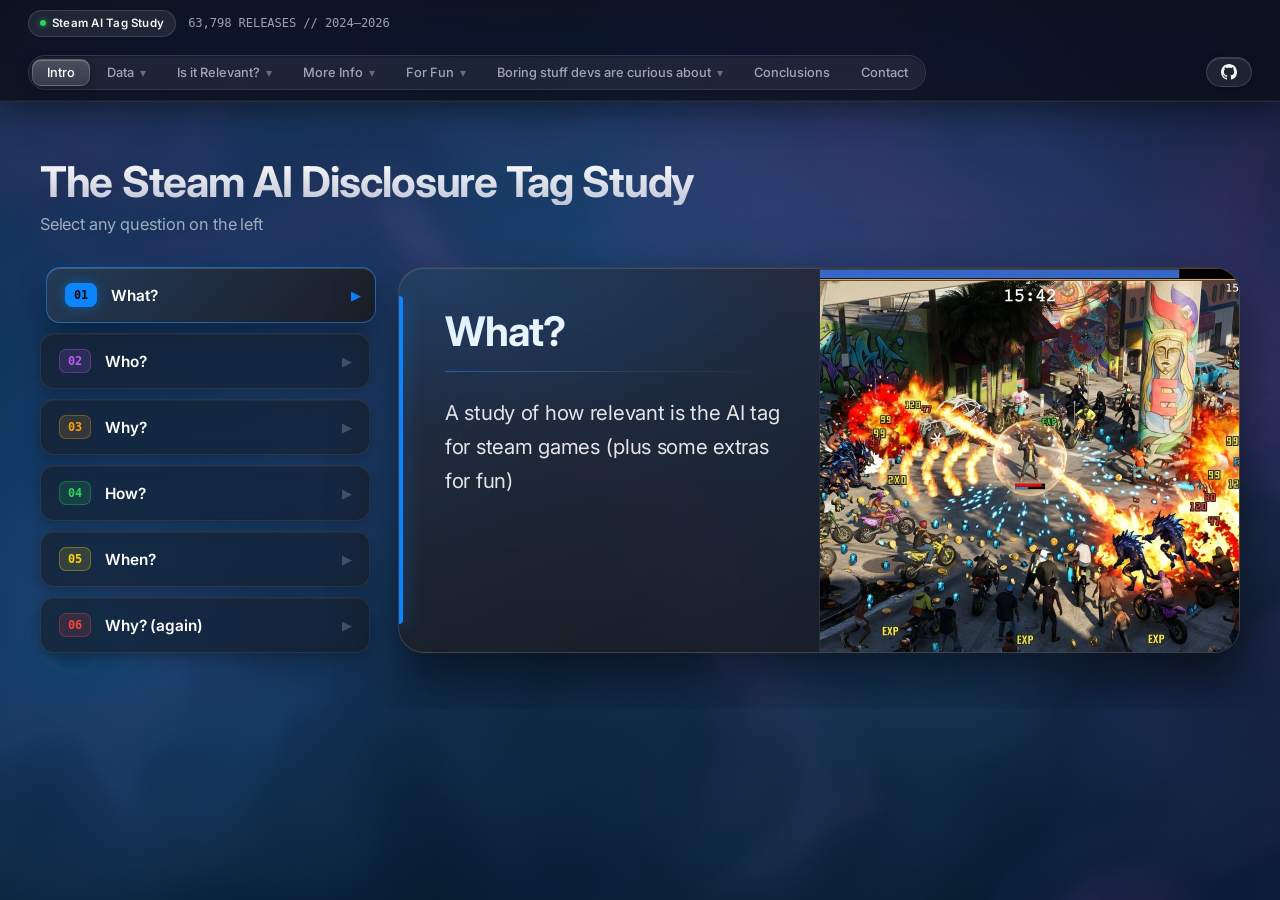
<file: index.html>
<!DOCTYPE html>
<!--
  Copyright (c) 2026 Jose Hernandez (josehzz)
  Licensed under the MIT License. See LICENSE for full terms.
-->
<html lang="en">
<head>
  <meta charset="UTF-8" />
  <meta name="viewport" content="width=device-width, initial-scale=1.0" />
  <title>AI Steam Tag Study — Jose Hernandez</title>
  <link rel="preconnect" href="https://fonts.googleapis.com" />
  <link rel="preconnect" href="https://fonts.gstatic.com" crossorigin />
  <link href="https://fonts.googleapis.com/css2?family=Inter:wght@300;400;500;600;700;800&family=JetBrains+Mono:wght@400;500;600&display=swap" rel="stylesheet" />
  <link rel="stylesheet" href="styles.css" />
</head>
<body>
  <!-- Static Ambient Backdrop -->
  <div id="ambient-bg" aria-hidden="true"></div>

  <!-- Top Navigation Bar -->
  <header class="topbar">
    <div class="topbar-main">
      <div class="topbar-brand">
        <!--div class="chip-logo" aria-hidden="true">🤖</div-->
        <span class="brand-badge"><span class="chip-status-dot"></span> Steam AI Tag Study</span>
        <span class="brand-meta">63,798 RELEASES // 2024–2026</span>
      </div>
      <nav class="topbar-nav" aria-label="Main Sections">
        <button class="nav-btn active" data-section="intro" type="button">Intro</button>
        <button class="nav-btn has-subnav" data-section="data" type="button">Data <span class="nav-caret" aria-hidden="true">▾</span></button>
        <button class="nav-btn has-subnav" data-section="relevant" type="button">Is it Relevant? <span class="nav-caret" aria-hidden="true">▾</span></button>
        <button class="nav-btn has-subnav" data-section="more-info" type="button">More Info <span class="nav-caret" aria-hidden="true">▾</span></button>
        <button class="nav-btn has-subnav" data-section="for-fun" type="button">For Fun <span class="nav-caret" aria-hidden="true">▾</span></button>
        <button class="nav-btn has-subnav" data-section="boring-stuff" type="button">Boring stuff devs are curious about <span class="nav-caret" aria-hidden="true">▾</span></button>
        <button class="nav-btn" data-section="conclusions" type="button">Conclusions</button>
        <button class="nav-btn" data-section="contact" type="button">Contact</button>
      </nav>
      <a
        class="github-repo-btn"
        href="https://github.com/josehzz/Steam-AI-Tag-Study"
        target="_blank"
        rel="noopener noreferrer"
        aria-label="View repository on GitHub"
      >
        <svg class="github-icon" viewBox="0 0 16 16" width="16" height="16" fill="currentColor" aria-hidden="true">
          <path d="M8 0C3.58 0 0 3.58 0 8c0 3.54 2.29 6.53 5.47 7.59.4.07.55-.17.55-.38 0-.19-.01-.82-.01-1.49-2.01.37-2.53-.49-2.69-.94-.09-.23-.48-.94-.82-1.13-.28-.15-.68-.52-.01-.53.63-.01 1.08.58 1.23.82.72 1.21 1.87.87 2.33.66.07-.52.28-.87.51-1.07-1.78-.2-3.64-.89-3.64-3.95 0-.87.31-1.59.82-2.15-.08-.2-.36-1.02.08-2.12 0 0 .67-.21 2.2.82.64-.18 1.32-.27 2-.27s1.36.09 2 .27c1.53-1.04 2.2-.82 2.2-.82.44 1.1.16 1.92.08 2.12.51.56.82 1.27.82 2.15 0 3.07-1.87 3.75-3.65 3.95.29.25.54.73.54 1.48 0 1.07-.01 1.93-.01 2.2 0 .21.15.46.55.38A8.01 8.01 0 0 0 16 8c0-4.42-3.58-8-8-8Z"/>
        </svg>
        <!--span>GitHub</span-->
      </a>
    </div>

    <!-- Unfolding Second Navigation Bar for Section Sub-Views -->
    <div class="topbar-subnav-drawer" id="topbar-subnav-drawer" aria-hidden="true">
      <div class="topbar-subnav-inner">
        <div class="topbar-subnav-bar">
          <!-- Data Sub-sections (4) -->
          <div class="section-subnav data-subnav" data-for-section="data" role="tablist" aria-label="Data Sub-sections">
            <button type="button" class="subnav-btn active" data-datasubview="data-overview" role="tab" aria-selected="true">
              Overall Statistics
            </button>
            <button type="button" class="subnav-btn" data-datasubview="data-built" role="tab" aria-selected="false">
              How This Was Built
            </button>
            <button type="button" class="subnav-btn" data-datasubview="data-limitations" role="tab" aria-selected="false">
              Limitations
            </button>
            <button type="button" class="subnav-btn" data-datasubview="data-validation" role="tab" aria-selected="false">
              Validation &amp; Accuracy
            </button>
          </div>

          <!-- Is it Relevant? Sub-sections (5) -->
          <div class="section-subnav relevant-subnav" data-for-section="relevant" role="tablist" aria-label="Is it Relevant Sub-sections">
            <button type="button" class="subnav-btn active" data-subview="review-count" role="tab" aria-selected="true">
              Review Count
            </button>
            <button type="button" class="subnav-btn" data-subview="similarity" role="tab" aria-selected="false">
              Similarity
            </button>
            <button type="button" class="subnav-btn" data-subview="over-time" role="tab" aria-selected="false">
              Over Time
            </button>
            <button type="button" class="subnav-btn" data-subview="price-stratified" role="tab" aria-selected="false">
              Price-Stratified
            </button>
            <button type="button" class="subnav-btn" data-subview="tag-ai-share" role="tab" aria-selected="false">
              Tag AI Share
            </button>
          </div>

          <!-- More Info Sub-sections (5) -->
          <div class="section-subnav more-subnav" data-for-section="more-info" role="tablist" aria-label="More Info Sub-sections">
            <button type="button" class="subnav-btn active" data-moresubview="more-best-ai" role="tab" aria-selected="true">
              Best AI Games
            </button>
            <button type="button" class="subnav-btn" data-moresubview="more-vis-aud" role="tab" aria-selected="false">
              Best AI Visuals and Audio
            </button>
            <button type="button" class="subnav-btn" data-moresubview="more-ai-usage" role="tab" aria-selected="false">
              AI Usage
            </button>
            <button type="button" class="subnav-btn" data-moresubview="more-best-tags" role="tab" aria-selected="false">
              Best performing tags for AI
            </button>
            <button type="button" class="subnav-btn" data-moresubview="more-cost-vs" role="tab" aria-selected="false">
              Average AI cost
            </button>
          </div>

          <!-- For Fun Sub-sections (4) -->
          <div class="section-subnav fun-subnav" data-for-section="for-fun" role="tablist" aria-label="For Fun Sub-sections">
            <button type="button" class="subnav-btn active" data-funsubview="fun-foot" role="tab" aria-selected="true">
              Devs shooting themselves in the foot
            </button>
            <button type="button" class="subnav-btn" data-funsubview="fun-word-ai" role="tab" aria-selected="false">
              Games with word AI
            </button>
            <button type="button" class="subnav-btn" data-funsubview="fun-disclosure-tropes" role="tab" aria-selected="false">
              Disclosure confessions &amp; tropes
            </button>
            <button type="button" class="subnav-btn" data-funsubview="fun-disclosed-tools" role="tab" aria-selected="false">
              Most disclosed AI tools
            </button>
          </div>

          <!-- Boring stuff Sub-sections (3) -->
          <div class="section-subnav boring-subnav" data-for-section="boring-stuff" role="tablist" aria-label="Boring Stuff Sub-sections">
            <button type="button" class="subnav-btn active" data-boringsubview="boring-best-tags" role="tab" aria-selected="true">
              Best tags by review count
            </button>
            <button type="button" class="subnav-btn" data-boringsubview="boring-trending" role="tab" aria-selected="false">
              Trending tags
            </button>
            <button type="button" class="subnav-btn" data-boringsubview="boring-cost" role="tab" aria-selected="false">
              Cost of the average game
            </button>
          </div>
        </div>
      </div>
    </div>
  </header>

  <!-- Main Content Container -->
  <main class="main-container">
    <!-- 1. INTRO SECTION: Left Question Channels + Right Answer Reveal Panel -->
    <section id="section-intro" class="tab-section active" aria-labelledby="intro-heading">
      
      <div class="intro-wrapper">
        <div class="intro-header">
          <h1 id="intro-heading">The Steam AI Disclosure Tag Study</h1>
          <p class="intro-subtitle">Select any question on the left</p>
        </div>

        <div class="intro-split-layout">
          <!-- Left: Question Channels -->
          <div class="intro-questions-list" id="intro-questions-list" role="tablist" aria-label="Study Intro Questions">
            <button class="intro-q-btn active" type="button" role="tab" aria-selected="true" data-q-index="0" data-color="cyan" data-image="Gen Images/Mix_two_games_coherently_8227481f.jpg" data-image-alt="AI-generated mashup of Grand Theft Auto and Vampire Survivors">
              <span class="q-number">01</span>
              <span class="q-title">What?</span>
              <span class="q-arrow" aria-hidden="true">&#9654;</span>
            </button>

            <button class="intro-q-btn" type="button" role="tab" aria-selected="false" data-q-index="1" data-color="purple" data-image="Gen Images/Mix_two_games_together_d1723a5433.jpg" data-image-alt="AI-generated mashup of Final Fantasy IV and Advance Wars">
              <span class="q-number">02</span>
              <span class="q-title">Who?</span>
              <span class="q-arrow" aria-hidden="true">&#9654;</span>
            </button>

            <button class="intro-q-btn" type="button" role="tab" aria-selected="false" data-q-index="2" data-color="orange" data-image="Gen Images/Mix_two_games_e7d011bb.jpg" data-image-alt="AI-generated mashup of Civilization and Street Fighter featuring Teddy Roosevelt vs Gandhi">
              <span class="q-number">03</span>
              <span class="q-title">Why?</span>
              <span class="q-arrow" aria-hidden="true">&#9654;</span>
            </button>

            <button class="intro-q-btn" type="button" role="tab" aria-selected="false" data-q-index="3" data-color="green" data-image="Gen Images/Mix_two_games_819f083f.jpg" data-image-alt="AI-generated mashup of XCOM tactical combat in a Victorian city">
              <span class="q-number">04</span>
              <span class="q-title">How?</span>
              <span class="q-arrow" aria-hidden="true">&#9654;</span>
            </button>

            <button class="intro-q-btn" type="button" role="tab" aria-selected="false" data-q-index="4" data-color="yellow" data-image="Gen Images/Mix_two_games_coherently_ccd53e62.jpg" data-image-alt="AI-generated mashup of Persona 5 and Battlefield">
              <span class="q-number">05</span>
              <span class="q-title">When?</span>
              <span class="q-arrow" aria-hidden="true">&#9654;</span>
            </button>

            <button class="intro-q-btn" type="button" role="tab" aria-selected="false" data-q-index="5" data-color="red" data-image="Gen Images/Mix_two_games_coherently_9e650a94.jpg" data-image-alt="AI-generated mashup of Inscryption and soccer">
              <span class="q-number">06</span>
              <span class="q-title">Why? (again)</span>
              <span class="q-arrow" aria-hidden="true">&#9654;</span>
            </button>
          </div>

          <!-- Right: Answer Reveal Panel -->
          <div class="intro-answer-panel" id="intro-answer-panel" role="tabpanel" aria-live="polite" data-color="cyan">
            <div class="answer-content-inner" id="intro-answer-inner">
              <div class="answer-text-column">
                <h2 class="answer-question-heading" id="intro-answer-heading">What?</h2>
                <div class="answer-divider"></div>
                <p class="answer-text" id="intro-answer-text">
                  A study of how relevant is the AI tag for steam games (plus some extras for fun)
                </p>
              </div>
              <div class="answer-image-frame" id="intro-answer-image-frame">
                <img
                  id="intro-answer-image"
                  class="answer-image"
                  src="Gen Images/Mix_two_games_coherently_8227481f.jpg"
                  alt="AI-generated mashup of Grand Theft Auto and Vampire Survivors"
                />
              </div>
            </div>
          </div>
        </div>
      </div>
    </section>

    <!-- 2. DATA SECTION: Overall Stats, Methodology & Limitations Sub-views -->
    <section id="section-data" class="tab-section" aria-labelledby="data-heading">

      <!-- Persistent Top Banner across all sections of "Data" -->
      <div class="relevant-verdict-banner" role="region" aria-label="Study Verdict Banner">
        <div class="verdict-blocks" aria-hidden="true">
          <span class="vb-cyan"></span>
          <span class="vb-yellow"></span>
          <span class="vb-purple"></span>
          <span class="vb-orange"></span>
        </div>
        <p class="verdict-text">Let's look at the data first</p>
      </div>

      <!-- Sub-view 1: Overall Dataset Statistics (Default) -->
      <div id="subview-data-overview" class="data-subview active">
        <div class="tetris-panel data-left-panel">
          <div class="panel-header">
            <h2 id="data-heading">Overall Dataset Statistics</h2>
            <p class="panel-subtitle">Public Steam releases from Jan-01-2024 to Nov-06-2026 classified across 10 AI disclosure tags.</p>
          </div>

          <!-- Top-level KPI Grid -->
          <div class="data-kpi-grid">
            <div class="data-kpi-card neon-cyan">
              <span class="data-kpi-label">Total Games Analyzed</span>
              <span class="data-kpi-val">63,798</span>
              <span class="data-kpi-sub">15,938,685 total user reviews</span>
            </div>
            <div class="data-kpi-card neon-purple">
              <span class="data-kpi-label">Has AI Disclosure</span>
              <span class="data-kpi-val">17,014 <small>(26.67%)</small></span>
              <span class="data-kpi-val-sub">14,460 unique disclosure texts</span>
            </div>
            <div class="data-kpi-card neon-green">
              <span class="data-kpi-label">Pricing</span>
              <span class="data-kpi-val">$4.99 <small>median</small></span>
              <span class="data-kpi-sub">85.85% Paid ($8.68 avg) &bull; 14.15% Free</span>
            </div>
            <div class="data-kpi-card neon-orange">
              <span class="data-kpi-label">In-Game AI</span>
              <span class="data-kpi-val">15,218 <small>(23.85%)</small></span>
              <span class="data-kpi-sub">Have assets in game generated by AI</span>
            </div>
            <div class="data-kpi-card neon-blue">
              <span class="data-kpi-label">No In-Game AI</span>
              <span class="data-kpi-val">48,470 <small>(75.97%)</small></span>
              <span class="data-kpi-sub">Includes 1,570 Marketing-only AI</span>
            </div>
            <div class="data-kpi-card neon-yellow">
              <span class="data-kpi-label">Maybe uses AI</span>
              <span class="data-kpi-val">110 <small>(0.17%)</small></span>
              <span class="data-kpi-sub">Concept / Pre-Production / Prototyping / Unclear usage </span>
            </div>
          </div>

          <!-- Two-Column Breakdown: AI Tags + Yearly Adoption -->
          <div class="data-subpanels-grid">
            <div class="data-subbox">
              <div class="subcard-title-row">
                <h4>AI Tag Classification (17,014 Disclosed Games)</h4>
                <span class="subcard-caption">Multi-label LLM Study</span>
              </div>
              <div class="tag-bars-list" id="data-overall-tag-bars">
                <!-- Populated by app.js -->
              </div>
            </div>

            <div class="data-subbox">
              <div class="subcard-title-row">
                <h4>In-Game AI Adoption by Release Year</h4>
                <!--span class="subcard-caption">ai_used = TRUE share</span-->
              </div>
              <div class="year-stats-list">
                <div class="year-stat-row">
                  <div class="year-stat-top">
                    <span class="year-name">2024</span>
                    <span class="year-numbers">1,892 / 17,384 games <strong>(10.88%)</strong></span>
                  </div>
                  <div class="tag-bar-track">
                    <div class="tag-bar-fill fill-cyan" style="width: 10.88%;"></div>
                  </div>
                </div>

                <div class="year-stat-row">
                  <div class="year-stat-top">
                    <span class="year-name">2025</span>
                    <span class="year-numbers">3,966 / 20,534 games <strong>(19.31%)</strong></span>
                  </div>
                  <div class="tag-bar-track">
                    <div class="tag-bar-fill fill-yellow" style="width: 19.31%;"></div>
                  </div>
                </div>

                <div class="year-stat-row">
                  <div class="year-stat-top">
                    <span class="year-name">2026 <small>(to Nov 06)</small></span>
                    <span class="year-numbers">9,360 / 25,880 games <strong>(36.17%)</strong></span>
                  </div>
                  <div class="tag-bar-track">
                    <div class="tag-bar-fill fill-orange" style="width: 36.17%;"></div>
                  </div>
                </div>
              </div>

              <div class="data-extra-facts">
                <div class="fact-pill">
                  <span class="fact-label">Reached 10+ Reviews (Discovery Queue):</span>
                  <span class="fact-val">51.12% (No AI Used) vs 34.12% (Used AI)</span>
                </div>
                <div class="fact-pill">
                  <span class="fact-label">Mature Content Flagged (16,020 games):</span>
                  <span class="fact-val">30.36% use In-Game AI (4,863 games)</span>
                </div>
              </div>
            </div>
          </div>
        </div>
      </div>

      <!-- Sub-view 2: How This Data Was Built -->
      <div id="subview-data-built" class="data-subview">
        <aside class="tetris-panel data-right-panel">
          <div class="panel-header">
            <h3>How This Was Built</h3>
          </div>
          <ul class="data-notes-list">
            <li class="data-note-item neon-border-cyan">
              <span class="note-block-icon" aria-hidden="true"></span>
              <div class="note-body">
                <p>Data comes from Steam public game pages, I built a scraper using Claude to get relevant data like:</p>
                <ul class="data-subnotes-list">
                  <li>Name, Tags, Review Count, Review Score, Review Description, Release Date, Base Price (USD) and AI Disclosure</li>
                </ul>
              </div>
            </li>
            <li class="data-note-item neon-border-purple">
              <span class="note-block-icon" aria-hidden="true"></span>
              <div class="note-body">
                <p>I placed all the data inside a .csv, that I then cleaned by:</p>
                <ul class="data-subnotes-list">
                  <li>Finding empty/null entries on <code>review_count</code> column and setting them to <code>0</code></li>
                  <li>Finding empty/null entries on <code>review_score</code> column and setting them to <code>0.0</code></li>
                  <li>Finding empty/null entries on <code>review_desc</code> column and setting them to <code>"0 user reviews"</code></li>
                </ul>
              </div>
            </li>
            <li class="data-note-item neon-border-orange">
              <span class="note-block-icon" aria-hidden="true"></span>
              <div class="note-body">
                <p>To process the data inside the AI disclosure tag I used Gemini to synthesize data into 10 different tags, then I asked it to set up agents that would read the contents of each entry that has a disclosure and classify that into those tags (a single game can have multiple):</p>
                <ul class="data-subnotes-list">
                  <li><strong>Visual:</strong> Game has art assets made with AI</li>
                  <li><strong>Audio:</strong> Game has audio assets made with AI</li>
                  <li><strong>Text:</strong> Game has text generated with AI</li>
                  <li><strong>Code:</strong> Game has code generated with AI</li>
                  <li><strong>Prototyping:</strong> Some assets were generated as placeholder to help with production and development of the game</li>
                  <li><strong>Live_Generated:</strong> Some assets inside the game are generated while playing</li>
                  <li><strong>Marketing:</strong> Some assets were generated with AI for marketing purposes (Capsule art, Promotional Images and Videos, Social Media Campaigns, etc...)</li>
                  <li><strong>External_Ai_service:</strong> Game links to an AI service (like Claude, Gemini, OpenAI)</li>
                  <li><strong>Declares_No_Ai:</strong> Game features no AI generated content</li>
                  <li><strong>Unspecified:</strong> Some disclosures say they may have AI generated content but don't specify how or where</li>
                </ul>
              </div>
            </li>
            <li class="data-note-item neon-border-cyan">
              <span class="note-block-icon" aria-hidden="true"></span>
              <div class="note-body">
                <p>This dataset is available here: <a href="https://www.kaggle.com/datasets/josehzz/steam-games-jan2024-nov2026-with-ai-tags/data" target="_blank" rel="noopener noreferrer" class="support-link">https://www.kaggle.com/datasets/josehzz/steam-games-jan2024-nov2026-with-ai-tags/data</a></p>
              </div>
            </li>
            <li class="data-note-item neon-border-green">
              <span class="note-block-icon" aria-hidden="true"></span>
              <div class="note-body">
                <p>Then using Gemini I made this dashboard where I divided the project into different sections</p>
                <ul class="data-subnotes-list">
                  <li><strong>Is It Relevant?</strong> Graphs and data that show the relevance of AI-generated content</li>
                  <li><strong>More Info</strong> Overall data that provides additional context</li>
                  <li><strong>For Fun</strong> Experiments I wanted to run</li>
                  <li><strong>Boring stuff devs are curious about</strong> For developers that want to see recent trends, patterns, and opportunities</li>
                  <li><strong>Conclusions</strong> TLDR of the findings</li>
                  </ul>
              </div>
            </li>
            <li class="data-note-item neon-border-yellow">
              <span class="note-block-icon" aria-hidden="true"></span>
              <div class="note-body">
                <p>I audited Gemini's multi-label tags against 300 randomly sampled disclosures by manually tagging them (<strong>87.7% Micro F1</strong>, <strong>77.3% exact match</strong>). For languages I didn't know, I used the browser translator (2 or 3 times).</p>
              </div>
            </li>
            <li class="data-note-item neon-border-purple">
              <span class="note-block-icon" aria-hidden="true"></span>
              <div class="note-body">
                <p>The tool I used to manually tag the 300 random entries is available here: <a href="https://github.com/josehzz/Steam-AI-Tag-Study/tree/main/Manual%20AI%20Disclosure%20Tagging" target="_blank" rel="noopener noreferrer" class="support-link">https://github.com/josehzz/Steam-AI-Tag-Study/tree/main/Manual%20AI%20Disclosure%20Tagging</a></p>
              </div>
            </li>
            <!--li class="data-note-item neon-border-cyan">
              <span class="note-block-icon" aria-hidden="true"></span>
              <div class="note-body">
                <p>Gemini turned most of the data into .json so it is easier to graph</p>
              </div>
            </li-->
          </ul>
        </aside>
      </div>

      <!-- Sub-view 3: Limitations -->
      <div id="subview-data-limitations" class="data-subview">
        <aside class="tetris-panel data-right-panel">
          <div class="panel-header">
            <h3>Limitations</h3>
          </div>
          <ul class="data-notes-list">
            <li class="data-note-item neon-border-yellow">
              <span class="note-block-icon" aria-hidden="true"></span>
              <p>There are some games released before Jan-2024 that added the AI disclosure tag not included in this dataset</p>
            </li>
            <li class="data-note-item neon-border-orange">
              <span class="note-block-icon" aria-hidden="true"></span>
              <p>Some games can feature content made by players, these games often say they don't use AI assets, but players might do so. This was classified as <code>Declares_No_Ai</code>.</p>
            </li>
            <li class="data-note-item neon-border-cyan">
              <span class="note-block-icon" aria-hidden="true"></span>
              <p>This data was collected and consolidated between Nov-02-26 and Nov-11-26, so recently released games stats might vary a lot.</p>
            </li>
            <li class="data-note-item neon-border-purple">
              <span class="note-block-icon" aria-hidden="true"></span>
              <p>AI Disclosures are self reported meaning that there might be games that did not disclose their AI use, I think most developers are truthful but in practice the true amount of AI usage must be a little bit more</p>
            </li>
            <li class="data-note-item neon-border-yellow">
              <span class="note-block-icon" aria-hidden="true"></span>
              <p>In the 300-game manual audit, core modality tags (<code>Visual</code>, <code>Audio</code>, <code>Marketing</code>, <code>Code</code>, <code>Text</code>) achieved <strong>83.6%–94.7% F1</strong>, while <code>Prototyping</code> (20.6% recall) and <code>Unspecified</code> (28.6% recall).</p>
            </li>
            <li class="data-note-item neon-border-cyan">
              <span class="note-block-icon" aria-hidden="true"></span>
              <p>AI-tagged games skew heavily toward low price tiers (avg <strong>$6.03</strong> vs <strong>$7.90</strong>) and mature-flagged titles (<strong>30.36%</strong> AI share).</p>
            </li>
          </ul>
        </aside>
      </div>

      <!-- Sub-view 4: Validation & Accuracy -->
      <div id="subview-data-validation" class="data-subview">
        <div class="tetris-panel data-left-panel">
          <div class="panel-header">
            <h3>LLM Classification Validation</h3>
            <p class="panel-subtitle">Per-category Precision, Recall, and F1 comparing Gemini's <code>ai_tags</code> against 300 randomly sampled disclosures tagged manually (<code>ai_tags_manual</code>).</p>
          </div>

          <div class="data-kpi-grid">
            <div class="data-kpi-card neon-cyan">
              <span class="data-kpi-label">Manual Audit Sample</span>
              <span class="data-kpi-val">300</span>
              <span class="data-kpi-sub">Randomly sampled disclosed games</span>
            </div>
            <div class="data-kpi-card neon-purple">
              <span class="data-kpi-label">Exact Tag-Set Match</span>
              <span class="data-kpi-val">77.3%</span>
              <span class="data-kpi-sub">232 / 300 identical tag sets</span>
            </div>
            <div class="data-kpi-card neon-green">
              <span class="data-kpi-label">Micro-Averaged F1</span>
              <span class="data-kpi-val">87.7%</span>
              <span class="data-kpi-sub">Precision: 87.1% &bull; Recall: 88.3%</span>
            </div>
          </div>

          <div class="data-subbox validation-table-card">
            <div class="subcard-title-row">
              <h4>Per-Category Precision, Recall &amp; F1</h4>
              <span class="subcard-caption">Macro Avg (9 present tags): P 87.7% &bull; R 74.5% &bull; F1 76.8%</span>
            </div>

            <div class="validation-table-wrap">
              <table class="validation-table">
                <thead>
                  <tr>
                    <th>Category</th>
                    <th class="num-col">Support</th>
                    <th class="num-col">Predicted</th>
                    <th class="num-col">TP / FP / FN</th>
                    <th class="num-col">Precision</th>
                    <th class="num-col">Recall</th>
                    <th>F1 Score</th>
                  </tr>
                </thead>
                <tbody>
                  <tr>
                    <td><code>Visual</code></td>
                    <td class="num-col">195</td>
                    <td class="num-col">204</td>
                    <td class="num-col muted-cell">189 / 15 / 6</td>
                    <td class="num-col">92.6%</td>
                    <td class="num-col">96.9%</td>
                    <td>
                      <div class="f1-cell">
                        <span class="f1-val">94.7%</span>
                        <div class="tag-bar-track"><div class="tag-bar-fill fill-green" style="width: 94.7%;"></div></div>
                      </div>
                    </td>
                  </tr>
                  <tr>
                    <td><code>Audio</code></td>
                    <td class="num-col">71</td>
                    <td class="num-col">78</td>
                    <td class="num-col muted-cell">69 / 9 / 2</td>
                    <td class="num-col">88.5%</td>
                    <td class="num-col">97.2%</td>
                    <td>
                      <div class="f1-cell">
                        <span class="f1-val">92.6%</span>
                        <div class="tag-bar-track"><div class="tag-bar-fill fill-green" style="width: 92.6%;"></div></div>
                      </div>
                    </td>
                  </tr>
                  <tr>
                    <td><code>Marketing</code></td>
                    <td class="num-col">74</td>
                    <td class="num-col">82</td>
                    <td class="num-col muted-cell">72 / 10 / 2</td>
                    <td class="num-col">87.8%</td>
                    <td class="num-col">97.3%</td>
                    <td>
                      <div class="f1-cell">
                        <span class="f1-val">92.3%</span>
                        <div class="tag-bar-track"><div class="tag-bar-fill fill-green" style="width: 92.3%;"></div></div>
                      </div>
                    </td>
                  </tr>
                  <tr>
                    <td><code>Code</code></td>
                    <td class="num-col">34</td>
                    <td class="num-col">33</td>
                    <td class="num-col muted-cell">29 / 4 / 5</td>
                    <td class="num-col">87.9%</td>
                    <td class="num-col">85.3%</td>
                    <td>
                      <div class="f1-cell">
                        <span class="f1-val">86.6%</span>
                        <div class="tag-bar-track"><div class="tag-bar-fill fill-cyan" style="width: 86.6%;"></div></div>
                      </div>
                    </td>
                  </tr>
                  <tr>
                    <td><code>Text</code></td>
                    <td class="num-col">54</td>
                    <td class="num-col">68</td>
                    <td class="num-col muted-cell">51 / 17 / 3</td>
                    <td class="num-col">75.0%</td>
                    <td class="num-col">94.4%</td>
                    <td>
                      <div class="f1-cell">
                        <span class="f1-val">83.6%</span>
                        <div class="tag-bar-track"><div class="tag-bar-fill fill-cyan" style="width: 83.6%;"></div></div>
                      </div>
                    </td>
                  </tr>
                  <tr>
                    <td><code>Unspecified</code></td>
                    <td class="num-col">14</td>
                    <td class="num-col">5</td>
                    <td class="num-col muted-cell">4 / 1 / 10</td>
                    <td class="num-col">80.0%</td>
                    <td class="num-col">28.6%</td>
                    <td>
                      <div class="f1-cell">
                        <span class="f1-val">42.1%</span>
                        <div class="tag-bar-track"><div class="tag-bar-fill fill-yellow" style="width: 42.1%;"></div></div>
                      </div>
                    </td>
                  </tr>
                  <tr>
                    <td><code>Prototyping</code></td>
                    <td class="num-col">34</td>
                    <td class="num-col">9</td>
                    <td class="num-col muted-cell">7 / 2 / 27</td>
                    <td class="num-col">77.8%</td>
                    <td class="num-col">20.6%</td>
                    <td>
                      <div class="f1-cell">
                        <span class="f1-val">32.6%</span>
                        <div class="tag-bar-track"><div class="tag-bar-fill fill-orange" style="width: 32.6%;"></div></div>
                      </div>
                    </td>
                  </tr>
                  <tr class="low-support-row">
                    <td><code>External_Ai_service</code> <span class="low-sample-badge">n=2</span></td>
                    <td class="num-col">2</td>
                    <td class="num-col">2</td>
                    <td class="num-col muted-cell">2 / 0 / 0</td>
                    <td class="num-col">100.0%</td>
                    <td class="num-col">100.0%</td>
                    <td>
                      <div class="f1-cell">
                        <span class="f1-val">100.0%</span>
                        <div class="tag-bar-track"><div class="tag-bar-fill fill-muted" style="width: 100%;"></div></div>
                      </div>
                    </td>
                  </tr>
                  <tr class="low-support-row">
                    <td><code>Declares_No_Ai</code> <span class="low-sample-badge">n=2</span></td>
                    <td class="num-col">2</td>
                    <td class="num-col">1</td>
                    <td class="num-col muted-cell">1 / 0 / 1</td>
                    <td class="num-col">100.0%</td>
                    <td class="num-col">50.0%</td>
                    <td>
                      <div class="f1-cell">
                        <span class="f1-val">66.7%</span>
                        <div class="tag-bar-track"><div class="tag-bar-fill fill-muted" style="width: 66.7%;"></div></div>
                      </div>
                    </td>
                  </tr>
                  <tr class="low-support-row">
                    <td><code>Live_Generated</code> <span class="low-sample-badge">n=0</span></td>
                    <td class="num-col">0</td>
                    <td class="num-col">5</td>
                    <td class="num-col muted-cell">0 / 5 / 0</td>
                    <td class="num-col">0.0%</td>
                    <td class="num-col">&mdash;</td>
                    <td>
                      <div class="f1-cell">
                        <span class="f1-val">0.0%</span>
                        <div class="tag-bar-track"><div class="tag-bar-fill fill-muted" style="width: 0%;"></div></div>
                      </div>
                    </td>
                  </tr>
                </tbody>
              </table>
            </div>
            <p class="validation-footnote">
              <strong>Support</strong> = manual count in the 300-game sample. Rows badged <code>n&le;2</code> appear too rarely in the random sample for reliable per-class scoring.
            </p>
          </div>

          <div class="validation-failures-block">
            <div class="subcard-title-row">
              <h4>Common Failure Modes Spotted (n = 300)</h4>
              <span class="subcard-caption">68 mismatches analyzed</span>
            </div>
            <ul class="data-notes-list">
              <li class="data-note-item neon-border-orange">
                <span class="note-block-icon" aria-hidden="true"></span>
                <div class="note-body">
                  <p><strong>Prototyping Tag:</strong> When disclosures describe AI used <em>"during development"</em>, temporary demo copy, or hybrid pipelines where AI drafts are manually edited the classifier usually applied only the final asset modality (<code>Visual</code>/<code>Text</code>) and omitted <code>Prototyping</code>.</p>
                </div>
              </li>
              <li class="data-note-item neon-border-yellow">
                <span class="note-block-icon" aria-hidden="true"></span>
                <div class="note-body">
                  <p><strong>Unspecified Tag:</strong> Negated clauses (<em>"does not use AI to generate images"</em>), generic statements (<em>"some assets"</em> guessed as <code>Visual</code> instead of <code>Unspecified</code>, missing 10 of 14), and non-generative AI produced the bulk of false positives.</p>
                </div>
              </li>
            </ul>
          </div>
        </div>
      </div>
    </section>

    <!-- 3. IS IT RELEVANT? SECTION -->
    <section id="section-relevant" class="tab-section" aria-label="Is it Relevant?">
      <!-- Persistent Top Banner across all sections of "Is it Relevant?" -->
      <div class="relevant-verdict-banner" role="region" aria-label="Study Verdict Banner">
        <div class="verdict-blocks" aria-hidden="true">
          <span class="vb-cyan"></span>
          <span class="vb-yellow"></span>
          <span class="vb-purple"></span>
          <span class="vb-orange"></span>
        </div>
        <p class="verdict-text">It is, but data suggest is not a simple yes or no</p>
      </div>

      <!-- Sub-view 1: Review Count (Default) -->
      <div id="subview-review-count" class="relevant-subview active">
        <div class="relevant-split-layout">
          <!-- Left: Interactive Stacked Bar Graphic -->
          <div class="chart-card tetris-panel">
            <div class="chart-card-header">
              <div>
                <h2>Games by Review Count Tier &amp; In-Game AI Usage</h2>
                <p class="chart-subtitle">Click or hover any bar to inspect tier metrics on the right. Click legend items to toggle series.</p>
              </div>
              <div class="chart-controls">
                <div class="mode-toggle" id="review-count-mode-toggle" role="group" aria-label="Chart Display Mode">
                  <button type="button" class="mode-btn active" data-mode="percentage">100% Share (%)</button>
                  <button type="button" class="mode-btn" data-mode="count">Game Count (#)</button>
                </div>
              </div>
            </div>

            <!-- Interactive Legend -->
            <div class="chart-legend" id="chart-legend">
              <button type="button" class="legend-item active" data-series="FALSE">
                <span class="legend-swatch swatch-false"></span>
                <span class="legend-label">No AI Used <small>(48,470)</small></span>
              </button>
              <button type="button" class="legend-item active" data-series="TRUE">
                <span class="legend-swatch swatch-true"></span>
                <span class="legend-label">In-Game AI <small>(15,218)</small></span>
              </button>
              <button type="button" class="legend-item active" data-series="MAYBE">
                <span class="legend-swatch swatch-maybe"></span>
                <span class="legend-label">May Have Used AI <small>(110)</small></span>
              </button>
            </div>

            <!-- Stacked Bar Chart Stage -->
            <div class="stacked-chart-wrapper">
              <div class="y-axis-col">
                <span class="y-axis-unit-label" id="stacked-y-unit">Share (%)</span>
                <div class="y-axis-labels" id="y-axis-labels">
                  <span>100%</span>
                  <span>75%</span>
                  <span>50%</span>
                  <span>25%</span>
                  <span>0%</span>
                </div>
              </div>
              <div class="chart-plot-area" id="stacked-bar-chart" role="img" aria-label="Interactive stacked bar chart of Steam games by review count tier and AI usage">
                <!-- Bars dynamically rendered by app.js -->
              </div>
            </div>
            <div class="x-axis-title">Steam User Review Count Tier</div>
          </div>

          <!-- Right: Summary Stats & Interactive Inspector -->
          <aside class="inspector-card tetris-panel" id="tier-inspector">
            <div class="inspector-header">
              <div>
                <h3 id="inspector-title">All Games Overview (63,798 Games)</h3>
              </div>
              <button type="button" class="reset-tier-btn hidden" id="reset-tier-btn">Show All Tiers</button>
            </div>

            <p class="inspector-insight" id="inspector-insight">
              Across all 63,798 Steam releases since Jan 2024, <strong>23.85%</strong> use AI in-game. As review counts climb, the share of AI-tagged games steadily drops from <strong>35.61%</strong> (at 0 reviews) down to <strong>9.48%</strong> (at 1,000+ reviews).
            </p>

            <!-- KPI Stat Boxes -->
            <div class="kpi-grid" id="inspector-kpis">
              <!-- Populated by app.js -->
            </div>

            <!-- AI Tag Breakdown inside selected tier -->
            <div class="inspector-subcard">
              <div class="subcard-title-row">
                <h4>AI Tag Breakdown in Selection</h4>
                <span class="subcard-caption" id="tag-breakdown-caption">All 17,014 disclosed games</span>
              </div>
              <div class="tag-bars-list" id="inspector-tag-bars">
                <!-- Populated by app.js -->
              </div>
            </div>
          </aside>
        </div>
      </div>

      <!-- Sub-view 3: Similarity -->
      <div id="subview-similarity" class="relevant-subview">
        <div class="relevant-split-layout">
          <!-- Left: 3-Column Similarity Table -->
          <div class="chart-card tetris-panel">
            <div class="chart-card-header">
              <div>
                <h2>Top 10 Review Drivers vs. Top 10 AI Usage Tags</h2>
                <p class="chart-subtitle">Comparing the tags driving the highest total Steam reviews against the tags with the most AI deployments.</p>
              </div>
            </div>

            <!-- Table Container -->
            <div class="similarity-table-wrapper">
              <table class="similarity-table" id="similarity-table">
                <thead>
                  <tr>
                    <th class="th-rank">#</th>
                    <th class="th-rev">Top Review Drivers</th>
                    <th class="th-ai">Top AI-Used Tags</th>
                    <th class="th-diff">Rank Shift (Rev &rarr; AI)</th>
                  </tr>
                </thead>
                <tbody id="similarity-table-body">
                  <!-- Dynamically populated by app.js -->
                </tbody>
              </table>
            </div>
          </div>

          <!-- Right: Mathematical Similarity Calculations Side Panel -->
          <aside class="inspector-card tetris-panel" id="similarity-inspector">
            <div class="inspector-header">
              <div>
                <h3>Similarity Calculation</h3>
              </div>
            </div>

            <p class="inspector-insight" id="sim-inspector-insight">
              The top 10 global tags by review count match with the top 10 tags with AI used at <strong>33%</strong>, and at <strong>55%</strong> when all tags are considered. <strong>So no high correlation found </strong>between review count and AI usage.
            </p>

            <div class="sim-scores-dual-grid">
              <div class="similarity-score-hero">
                <div class="sim-metric-badge">TOP 10 JACCARD SIMILARITY</div>
                <div class="sim-huge-number">33.3%</div>
                <div class="sim-meter-track">
                  <div class="sim-meter-fill" style="width: 33.3%;"></div>
                </div>
                <p class="sim-metric-sub">5 of 15 unique tags shared across both Top 10 rankings</p>
              </div>

              <div class="similarity-score-hero sim-hero-all">
                <div class="sim-metric-badge">ALL TAGS JACCARD (429 TAGS)</div>
                <div class="sim-dual-numbers">
                  <div>
                    <span class="sim-sub-val" id="sim-all-set-jaccard">99.77%</span>
                    <span class="sim-sub-lbl">Set Presence (428/429)</span>
                  </div>
                  <div class="sim-v-div"></div>
                  <div>
                    <span class="sim-sub-val sim-val-orange" id="sim-all-weighted-jaccard">55.42%</span>
                    <span class="sim-sub-lbl">Weighted Share (Rev vs AI)</span>
                  </div>
                </div>
                <div class="sim-meter-track">
                  <div class="sim-meter-fill sim-fill-weighted" id="sim-all-weighted-bar" style="width: 55.42%;"></div>
                </div>
                <p class="sim-metric-sub" id="sim-all-tags-sub">AI spans 428/429 Steam tags (only <code>Reboot</code> missing), while tag frequency shares overlap 55.42% weighted.</p>
              </div>
            </div>

            <div class="inspector-subcard" id="sim-progression-card">
              <div class="subcard-title-row">
                <h4>Jaccard Progression by Top-K Cutoff</h4>
                <span class="subcard-caption">Set Overlap</span>
              </div>
              <div class="sim-progression-pills" id="sim-progression-pills">
                <!-- Populated by app.js -->
              </div>
            </div>

            <div class="inspector-subcard">
              <div class="subcard-title-row">
                <h4>Shared Overlap (50.0% of Top 10)</h4>
              </div>
              <div class="sim-shared-pills" id="sim-shared-pills">
                <span class="sim-pill pill-shared">Singleplayer (Rev #1 / AI #1)</span>
                <span class="sim-pill pill-shared">Indie (Rev #5 / AI #2)</span>
                <span class="sim-pill pill-shared">Adventure (Rev #4 / AI #5)</span>
                <span class="sim-pill pill-shared">3D (Rev #8 / AI #7)</span>
                <span class="sim-pill pill-shared">Action (Rev #2 / AI #8)</span>
              </div>
            </div>

            <div class="inspector-subcard">
              <div class="subcard-title-row">
                <h4>The Multiplayer vs Solo Divide</h4>
              </div>
              <p class="sim-narrative">
                <strong>Steam's Review Drivers:</strong> <code>Multiplayer</code> (#3), <code>Co-op</code> (#6), <code>Open World</code> (#7), and <code>Online Co-Op</code> (#10) drive over <strong>24 million reviews</strong>, but developers rarely disclose AI in them (AI ranks #32 to #92).
              </p>
              <p class="sim-narrative">
                <strong>Where AI Concentrates:</strong> Developers deploy AI heavily in solo, smaller-scope tags: <code>Casual</code> (#3 AI vs #17 Rev), <code>2D</code> (#4 AI vs #27 Rev), and <code>Simulation</code> (#6 AI vs #11 Rev).
              </p>
            </div>
          </aside>
        </div>
      </div>

      <!-- Sub-view 4: Over Time -->
      <div id="subview-over-time" class="relevant-subview">
        <div class="relevant-split-layout">
          <!-- Left: Over Time Graph -->
          <div class="chart-card tetris-panel">
            <div class="chart-card-header">
              <div>
                <h2>Steam Releases &amp; AI Adoption Trend Over Time</h2>
                <p class="chart-subtitle">Monthly game release count from Jan 2024 to Oct 2026 filtered by in-game AI usage.</p>
              </div>
              <div class="chart-controls">
                <div class="filter-group" role="group" aria-label="Filter by AI Usage">
                  <span class="ctrl-label">AI_Used:</span>
                  <div class="mini-filter-pills" id="time-ai-filter">
                    <button type="button" class="mini-pill active" data-ai="ALL">ALL</button>
                    <button type="button" class="mini-pill" data-ai="TRUE">TRUE</button>
                    <button type="button" class="mini-pill" data-ai="FALSE">FALSE</button>
                    <button type="button" class="mini-pill" data-ai="MAYBE">MAYBE</button>
                  </div>
                </div>
                <div class="mode-toggle" id="time-mode-toggle" role="group" aria-label="Chart Metric">
                  <button type="button" class="mode-btn active" data-mode="volume">Volume (#)</button>
                  <button type="button" class="mode-btn" data-mode="rate">Adoption %</button>
                </div>
                <button type="button" class="mode-btn price-strat-mature-btn active" id="time-events-toggle" aria-pressed="true" title="Toggle Claude & GPT release vertical markers">
                  LLM Markers
                </button>
              </div>
            </div>

            <!-- Over Time Series + Event Legend -->
            <div class="time-events-legend" id="time-events-legend">
              <span class="time-evt-key" id="time-series-key-bars"><span class="legend-swatch swatch-true"></span> AI Games &nbsp;<span class="legend-swatch swatch-false"></span> Non-AI Games</span>
              <span class="time-evt-key" id="time-series-key-line"><span class="series-line-swatch"></span> AI Share %</span>
              <span class="time-evt-key"><span class="evt-line-swatch evt-claude"></span> Claude Releases</span>
              <span class="time-evt-key"><span class="evt-line-swatch evt-gpt"></span> GPT / OpenAI Releases</span>
            </div>

            <!-- Over Time Chart Wrapper -->
            <div class="time-chart-wrapper" id="time-chart-container">
              <!-- Dynamically rendered SVG bar/line chart -->
            </div>
            <div class="x-axis-title">Release Month &bull; Jan 2024 to Oct 2026</div>
          </div>

          <!-- Right: Temporal Insights & Adoption Milestones -->
          <aside class="inspector-card tetris-panel" id="time-inspector">
            <div class="inspector-header">
              <div>
                <h3>Adoption Milestones</h3>
              </div>
            </div>

            <p class="inspector-insight" id="time-inspector-insight">
              Plotting the AI tag usage over time gives us a clear view on <strong>how fast</strong> Steam devs are including AI tools into their pipeline, specially this past month.<br>I overlayed the releases of the most popular AI models and it shows a <strong>small correlation</strong>, specially in the later months
            </p>

            <div class="kpi-grid" id="time-kpis">
              <!-- Dynamically populated -->
            </div>

            <div class="inspector-subcard">
              <div class="subcard-title-row">
                <h4>Adoption Curve Timeline</h4>
              </div>
              <ul class="timeline-list">
                <li class="tl-item">
                  <span class="tl-date">Jan 2024</span>
                  <div class="tl-content">
                    <strong>Steam Policy Launch:</strong> Only <strong>1.5%</strong> (17 games) carried an AI disclosure in month 1.
                  </div>
                </li>
                <li class="tl-item">
                  <span class="tl-date">May 2024</span>
                  <div class="tl-content">
                    <strong>10% Barrier Crossed:</strong> AI disclosures reached <strong>10.1%</strong> (149 games).
                  </div>
                </li>
                <li class="tl-item">
                  <span class="tl-date">Jul 2025</span>
                  <div class="tl-content">
                    <strong>20% Inflection Point:</strong> Surpassed <strong>22.2%</strong> (405 games) as generative asset pipelines proliferated.
                  </div>
                </li>
                <li class="tl-item">
                  <span class="tl-date">Oct 2026</span>
                  <div class="tl-content">
                    <strong>All-Time Peak:</strong> <strong>47.2%</strong> of all new Steam releases disclosed AI usage (2,009 games in a single month).
                  </div>
                </li>
              </ul>
            </div>
          </aside>
        </div>
      </div>

      <!-- Sub-view 5: Price-Stratified Confounding Check -->
      <div id="subview-price-stratified" class="relevant-subview">
        <div class="relevant-split-layout">
          <!-- Left: Grouped Bar Chart by Price Tier -->
          <div class="chart-card tetris-panel">
            <div class="chart-card-header">
              <div>
                <h2>Price-Stratified Comparison: AI vs. Non-AI</h2>
                <p class="chart-subtitle">Comparing games inside each <code>base_price_usd</code> tier &mdash; zero low-budget entries removed or down-weighted.</p>
              </div>
              <div class="chart-controls">
                <div class="mode-toggle-group" id="price-strat-metric-toggle" role="group" aria-label="Metric Selection">
                  <button type="button" class="mode-btn active" data-metric="avgScore">Avg Score (%)</button>
                  <button type="button" class="mode-btn" data-metric="medianReviews">Median Reviews</button>
                  <button type="button" class="mode-btn" data-metric="pct10Plus">10+ Review Rate</button>
                </div>
                <button type="button" class="mode-btn price-strat-mature-btn" id="price-strat-mature-toggle" aria-pressed="false">
                  Exclude Mature
                </button>
              </div>
            </div>

            <!-- Legend -->
            <div class="chart-legend" id="price-strat-legend">
              <span class="legend-item active">
                <span class="legend-swatch swatch-false"></span>
                <span class="legend-label">Non-AI</span>
              </span>
              <span class="legend-item active">
                <span class="legend-swatch swatch-true"></span>
                <span class="legend-label">In-Game AI</span>
              </span>
              <span class="legend-item active" id="price-strat-axis-note">
                <span class="legend-label" style="color: var(--text-secondary);">Y-axis zoomed (50%&ndash;90%) to show within-tier score gap</span>
              </span>
            </div>

            <!-- Grouped Bar Chart Container -->
            <div class="time-chart-wrapper" id="price-stratified-chart-container">
              <!-- Dynamically populated SVG -->
            </div>
            <p class="price-strat-footnote" id="price-strat-footnote">
              Click any price tier to inspect details. Avg Score uses rated games (<code>review_score &gt; 0</code>, n = 29,954); Median Reviews &amp; 10+ Rate include all 63,688 FALSE/TRUE releases.
            </p>
          </div>

          <!-- Right: Tier Inspector + Controlled Regression Card -->
          <aside class="inspector-card tetris-panel" id="price-strat-inspector">
            <div class="inspector-header">
              <div>
                <h3 id="price-strat-title">All Price Tiers Overview</h3>
              </div>
              <button type="button" class="reset-tier-btn hidden" id="reset-price-strat-btn">All Tiers</button>
            </div>

            <p class="inspector-insight" id="price-strat-insight">
              Loading price-stratified analysis...
            </p>

            <!-- Tier KPI Comparison -->
            <div class="kpi-grid" id="price-strat-kpis">
              <!-- Populated by app.js -->
            </div>

            <!-- Controlled Multivariate Regression Summary -->
            <div class="inspector-subcard" id="price-strat-regression-card">
              <div class="subcard-title-row">
                <h4>Multivariate Regression Check</h4>
                <span class="subcard-caption">All data, controlled</span>
              </div>
              <p class="price-strat-reg-desc" id="price-strat-reg-desc">
                Controlling for <code>log1p(price)</code>, <code>log1p(age_days)</code>, <code>mature_content</code>, and top 20 Steam tags:
              </p>
              <div class="price-strat-reg-grid" id="price-strat-reg-grid">
                <!-- Populated by app.js -->
              </div>
            </div>
          </aside>
        </div>
      </div>

      <!-- Sub-view 6: Tag AI Share (All 429 Tags Sorted by % AI Used) -->
      <div id="subview-tag-ai-share" class="relevant-subview">
        <div class="relevant-split-layout">
          <!-- Left: Horizontal Ranked Bar Chart -->
          <div class="chart-card tetris-panel">
            <div class="chart-card-header">
              <div>
                <h2>AI Usage Share (%) by Steam Tag</h2>
                <p class="chart-subtitle">All 429 Steam tags sorted highest-to-lowest by % of games using AI (<code>AI Games &divide; Total Games</code>). Dashed line marks the 23.85% overall AI rate.</p>
              </div>
              <div class="chart-controls">
                <div class="mode-toggle" id="tag-share-view-toggle" role="group" aria-label="Tag Share Chart Slice">
                  <button type="button" class="mode-btn active" data-slice="top25">Top 25 (%)</button>
                  <button type="button" class="mode-btn" data-slice="bottom25">Bottom 25 (%)</button>
                  <button type="button" class="mode-btn" data-slice="volume25">Top 25 AI Vol</button>
                  <button type="button" class="mode-btn" data-slice="all">All Ranked</button>
                </div>
              </div>
            </div>

            <div class="tag-share-controls-bar">
              <div class="chart-legend" id="tag-share-legend" style="margin: 0;">
                <span class="legend-item active">
                  <span class="legend-swatch" style="background: #ff9f0a;"></span>
                  <span class="legend-label">Above 23.85% Baseline</span>
                </span>
                <span class="legend-item active">
                  <span class="legend-swatch" style="background: #64d2ff;"></span>
                  <span class="legend-label">At / Below 23.85% Baseline</span>
                </span>
              </div>

              <div class="tag-share-min-filter">
                <span class="filter-label" style="margin: 0; white-space: nowrap;">Min Total Games:</span>
                <div class="mini-filter-pills" id="tag-share-min-pills" role="group" aria-label="Minimum Total Games">
                  <button type="button" class="mini-pill active" data-min="1">All (1+)</button>
                  <button type="button" class="mini-pill" data-min="50">50+</button>
                  <button type="button" class="mini-pill" data-min="250">250+</button>
                  <button type="button" class="mini-pill" data-min="1000">1,000+</button>
                </div>
              </div>
            </div>

            <!-- Horizontal Bar Chart Container -->
            <div class="time-chart-wrapper tag-share-chart-scroll" id="tag-share-chart-container">
              <!-- Dynamically rendered SVG chart -->
            </div>
            <div class="x-axis-title" id="tag-share-caption">
              Click any bar or table row to inspect tag totals &bull; Sorted highest to lowest by % AI Used
            </div>
          </div>

          <!-- Right: Tag Inspector & Full Searchable Ranked Table -->
          <aside class="inspector-card tetris-panel" id="tag-share-inspector">
            <div class="inspector-header">
              <div>
                <h3 id="tag-share-title">#1 Artificial Intelligence</h3>
              </div>
              <button type="button" class="reset-tier-btn hidden" id="reset-tag-share-btn">Reset</button>
            </div>

            <p class="inspector-insight" id="tag-share-insight">
              Loading tag AI breakdown...
            </p>

            <div class="kpi-grid" id="tag-share-kpis">
              <!-- Populated by app.js -->
            </div>

            <div class="inspector-subcard" style="margin-top: 12px;">
              <div class="subcard-title-row">
                <h4>All Matching Tags (<span id="tag-share-match-count">429</span>)</h4>
                <span class="subcard-caption">Sorted by % AI Used</span>
              </div>
              <input type="text" id="tag-share-search" class="filter-input" placeholder="Search all 429 tags (e.g. Hentai, Co-op, RPG)..." style="margin: 8px 0;" />
              <div class="similarity-table-wrapper tag-share-table-scroll">
                <table class="similarity-table tag-share-mini-table">
                  <thead>
                    <tr>
                      <th class="th-rank">#</th>
                      <th>Tag</th>
                      <th style="text-align:right;">Total</th>
                      <th style="text-align:right;">AI</th>
                      <th style="text-align:right;">% AI</th>
                    </tr>
                  </thead>
                  <tbody id="tag-share-table-body">
                    <!-- Populated by app.js -->
                  </tbody>
                </table>
              </div>
            </div>
          </aside>
        </div>
      </div>
    </section>

    <!-- 4. MORE INFO SECTION -->
    <section id="section-more-info" class="tab-section" aria-label="More Info">
      <div class="relevant-verdict-banner" role="region" aria-label="More Info Banner">
        <div class="verdict-blocks" aria-hidden="true">
          <span class="vb-purple"></span>
          <span class="vb-cyan"></span>
          <span class="vb-yellow"></span>
          <span class="vb-orange"></span>
        </div>
        <p class="verdict-text">A look to the best games using generative AI, where is being used and additional price insights</p>
      </div>

      <!-- Sub-view 1: Best AI Games (Default) -->
      <div id="subview-more-best-ai" class="more-subview active">
        <div class="relevant-split-layout">
          <!-- Left: Top 5 Games Dynamic List -->
          <div class="chart-card tetris-panel">
            <div class="chart-card-header">
              <div>
                <h2>Best 5 AI Games on Steam</h2>
                <p class="chart-subtitle" id="best-ai-subtitle">Top games utilizing in-game AI, dynamically filtered by tags and review score.</p>
              </div>
              <div class="chart-controls">
                <span class="games-count-badge" id="best-ai-matches-badge">5 matching games</span>
              </div>
            </div>

            <!-- Dynamic 5 Games List -->
            <div class="best-games-list" id="best-ai-games-container">
              <!-- Dynamically populated by app.js -->
            </div>
          </div>

          <!-- Right: Multi-Select Tag Filter Panel -->
          <aside class="inspector-card tetris-panel" id="best-ai-filter-card">
            <div class="inspector-header">
              <div>
                <h3>Filter by Tags</h3>
              </div>
              <button type="button" class="reset-tier-btn" id="reset-best-ai-filters">Reset</button>
            </div>

            <div class="filter-field" style="margin-top: 6px;">
              <div class="slider-header-row">
                <label for="best-ai-tag-search" class="filter-label" style="margin-bottom: 0;">All Steam Tags (<span id="best-ai-selected-count">0 selected</span>):</label>
                <div class="mode-toggle" id="best-ai-match-toggle" role="group" aria-label="Tag Match Mode">
                  <button type="button" class="mode-btn active" data-match="all">Match ALL</button>
                  <button type="button" class="mode-btn" data-match="any">Match ANY</button>
                </div>
              </div>
              <input type="text" id="best-ai-tag-search" class="filter-input" placeholder="Filter 429 tags (e.g. Horror, RPG, Co-op...)" style="margin-top: 6px; margin-bottom: 8px;" />
              <div class="multi-tag-pills-container" id="best-ai-tag-pills">
                <!-- Dynamically populated all tag toggles -->
              </div>
            </div>

            <div class="filter-field">
              <label class="filter-label">Minimum Review Score:</label>
              <div class="mini-filter-pills" id="best-ai-score-pills">
                <button type="button" class="mini-pill active" data-score="0">All</button>
                <button type="button" class="mini-pill" data-score="70">70%+</button>
                <button type="button" class="mini-pill" data-score="80">80%+</button>
                <button type="button" class="mini-pill" data-score="85">85%+</button>
                <button type="button" class="mini-pill" data-score="90">90%+</button>
              </div>
            </div>

            <div class="filter-field">
              <label class="filter-label">Sort Priority:</label>
              <div class="mode-toggle" id="best-ai-sort-toggle">
                <button type="button" class="mode-btn active" data-sort="reviews">Reviews</button>
                <button type="button" class="mode-btn" data-sort="score">Score</button>
              </div>
            </div>
          </aside>
        </div>
      </div>

      <!-- Sub-view 2: AI Usage (Interactive Pie Chart & Cross-Tags) -->
      <div id="subview-more-vis-aud" class="more-subview">
        <div class="chart-card tetris-panel">
          <div class="chart-card-header">
            <div>
              <h2>Best AI Visuals, Audio &amp; Both</h2>
              <p class="chart-subtitle">Three rankings of at most 5 games ranked by review count featuring Visuals, Audio, and Both modalities. <em>Note: Tag dropdown filtering operates on the top 50 most-reviewed games per category.</em></p>
            </div>
            <div class="chart-controls">
              <label class="filter-label" for="fun-vis-aud-tag-select" style="margin-bottom: 0; margin-right: 6px;">Tag Filter:</label>
              <select id="fun-vis-aud-tag-select" class="custom-select" style="min-width: 170px;">
                <option value="ALL">All Tags</option>
              </select>
            </div>
          </div>

          <!-- 3 Ranking Columns Grid -->
          <div class="triple-ranking-grid">
            <!-- Col 1: AI Visuals -->
            <div class="ranking-column-card">
              <div class="column-header-banner header-visual">
                <span class="column-badge">MODALITY 01</span>
                <h3>Top 5 AI Visuals</h3>
                <span class="col-count-sub" id="fun-vis-count-sub">Top Review Count</span>
              </div>
              <div class="column-games-list" id="fun-vis-list">
                <!-- Dynamically populated -->
              </div>
            </div>

            <!-- Col 2: AI Audio -->
            <div class="ranking-column-card">
              <div class="column-header-banner header-audio">
                <span class="column-badge">MODALITY 02</span>
                <h3>Top 5 AI Audio</h3>
                <span class="col-count-sub" id="fun-aud-count-sub">Top Review Count</span>
              </div>
              <div class="column-games-list" id="fun-aud-list">
                <!-- Dynamically populated -->
              </div>
            </div>

            <!-- Col 3: Both Visual & Audio -->
            <div class="ranking-column-card">
              <div class="column-header-banner header-both">
                <span class="column-badge">MODALITY 03</span>
                <h3>Top 5 Both (Visual &amp; Audio)</h3>
                <span class="col-count-sub" id="fun-both-count-sub">Top Review Count</span>
              </div>
              <div class="column-games-list" id="fun-both-list">
                <!-- Dynamically populated -->
              </div>
            </div>
          </div>
        </div>
      </div>

      <!-- Subview 3: AI Usage Ranked Bar Chart & Per-Tag Inspector -->
      <div id="subview-more-ai-usage" class="more-subview">
        <div class="relevant-split-layout">
          <!-- Left: Ranked Horizontal Bar Chart + Stats Table -->
          <div class="chart-card tetris-panel">
            <div class="chart-card-header">
              <div>
                <h2>AI Tag Presence Across Disclosed Games</h2>
                <p class="chart-subtitle">How many times each of the 10 <code>ai_tag</code> labels appears across all <strong>17,014</strong> games with an AI disclosure (multi-label, totaling 28,652 mentions). Click any bar or row to inspect stats.</p>
              </div>
              <div class="chart-controls">
                <div class="mode-toggle" id="ai-usage-mode-toggle" role="group" aria-label="Chart Metric">
                  <button type="button" class="mode-btn active" data-mode="count">Game Count (#)</button>
                  <button type="button" class="mode-btn" data-mode="pct">% of Disclosed</button>
                </div>
              </div>
            </div>

            <!-- Summary KPI Strip (Matches 17,014 Disclosed Games) -->
            <div class="data-kpi-grid ai-usage-kpi-strip">
              <div class="data-kpi-card neon-cyan">
                <span class="data-kpi-label">Disclosed Games</span>
                <span class="data-kpi-val">17,014 <small>(26.67%)</small></span>
                <span class="data-kpi-sub">Out of 63,798 Steam releases</span>
              </div>
              <div class="data-kpi-card neon-purple">
                <span class="data-kpi-label">Total AI Tag Mentions</span>
                <span class="data-kpi-val">28,652</span>
                <span class="data-kpi-sub">1.68 avg tags per disclosed game</span>
              </div>
              <div class="data-kpi-card neon-orange">
                <span class="data-kpi-label">Multi-Tag Disclosures</span>
                <span class="data-kpi-val">7,829 <small>(46.02%)</small></span>
                <span class="data-kpi-sub">Disclosed games with 2+ AI tags</span>
              </div>
              <div class="data-kpi-card neon-green">
                <span class="data-kpi-label">#1 Tag: Visual</span>
                <span class="data-kpi-val">12,006 <small>(70.57%)</small></span>
                <span class="data-kpi-sub">18.82% of all 63,798 games</span>
              </div>
            </div>

            <!-- Ranked Horizontal Bar SVG Chart -->
            <div class="time-chart-wrapper" id="ai-usage-chart-container">
              <!-- Dynamically rendered SVG horizontal bar chart -->
            </div>

            <!-- Ranked Summary Table of All 10 AI Tags -->
            <div class="similarity-table-wrapper" style="margin-top: 14px;">
              <table class="similarity-table" id="ai-usage-ranked-table">
                <thead>
                  <tr>
                    <th class="th-rank">#</th>
                    <th>AI Tag</th>
                    <th style="text-align:right;">Games</th>
                    <th style="text-align:right;">% Disclosed</th>
                    <th style="text-align:right;">% Catalog</th>
                    <th style="text-align:right;">Avg Score</th>
                    <th style="text-align:right;">Avg Price</th>
                  </tr>
                </thead>
                <tbody id="ai-usage-ranked-table-body">
                  <!-- Dynamically populated by app.js -->
                </tbody>
              </table>
            </div>
          </div>

          <!-- Right: Selected AI Tag Deep-Dive Inspector -->
          <aside class="inspector-card tetris-panel" id="ai-usage-left-panel">
            <div class="inspector-header">
              <div>
                <h3 id="ai-usage-tag-title">#1 Visual</h3>
              </div>
              <span class="usage-count-pill" id="ai-usage-count-pill">12,006 games (70.57%)</span>
            </div>

            <p class="inspector-insight" id="ai-usage-insight">
              Visual generation appears in 70.57% of all 17,014 AI disclosures (18.82% of the entire Steam catalog).
            </p>

            <div class="kpi-grid" id="ai-usage-kpis">
              <!-- Dynamically populated by app.js -->
            </div>

            <div class="inspector-subcard">
              <div class="subcard-title-row">
                <h4>Most Frequent Co-Occurring AI Tags</h4>
                <span class="subcard-caption">Multi-label pairing</span>
              </div>
              <div class="tag-bars-list" id="ai-usage-co-tags">
                <!-- Dynamically populated by app.js -->
              </div>
            </div>

            <div class="inspector-subcard">
              <div class="subcard-title-row">
                <h4>Top Gameplay Tags in this AI Category</h4>
                <span class="subcard-caption">Cross-Tag Frequency</span>
              </div>
              <div class="tag-bars-list" id="ai-usage-cross-tags">
                <!-- Dynamically populated by app.js -->
              </div>
            </div>

            <div class="inspector-subcard">
              <div class="subcard-title-row">
                <h4>Notable Games Disclosing this Tag</h4>
              </div>
              <div class="notable-games-list" id="ai-usage-notable-games">
                <!-- Dynamically populated by app.js -->
              </div>
            </div>
          </aside>
        </div>
      </div>

      <!-- Sub-view 3: Best Performing Tags for AI -->
      <div id="subview-more-best-tags" class="more-subview">
        <div class="relevant-split-layout">
          <!-- Left: Filtered Tags Table -->
          <div class="chart-card tetris-panel">
            <div class="chart-card-header">
              <div>
                <h2>Best Performing Tags for AI Games</h2>
                <p class="chart-subtitle">Tags ranked by average user review score among games using AI technology.</p>
              </div>
              <div class="chart-controls">
                <span class="games-count-badge" id="best-tags-count-badge">Matching Tags: 0</span>
              </div>
            </div>

            <!-- Table of Best Performing Tags -->
            <div class="similarity-table-wrapper">
              <table class="similarity-table" id="best-tags-table">
                <thead>
                  <tr>
                    <th class="th-rank">#</th>
                    <th>Game Tag</th>
                    <th>Avg Review Score</th>
                    <th>AI Games Count</th>
                    <th>% Positive (&ge;80%)</th>
                    <th>Top Performing Game</th>
                  </tr>
                </thead>
                <tbody id="best-tags-table-body">
                  <!-- Dynamically populated by app.js -->
                </tbody>
              </table>
            </div>
          </div>

          <!-- Right: Interactive Filter Panel -->
          <aside class="inspector-card tetris-panel" id="best-tags-filter-card">
            <div class="inspector-header">
              <div>
                <h3>Filter by Review Score</h3>
              </div>
              <button type="button" class="reset-tier-btn" id="reset-best-tags-filters">Reset</button>
            </div>

            <div class="filter-field">
              <label class="filter-label">Filter Direction:</label>
              <div class="mode-toggle" id="tag-score-direction-toggle">
                <button type="button" class="mode-btn active" data-dir="beyond">Score &ge; (Beyond)</button>
                <button type="button" class="mode-btn" data-dir="below">Score &le; (Below)</button>
              </div>
            </div>

            <div class="filter-field">
              <div class="slider-header-row">
                <label for="tag-score-slider" class="filter-label" id="tag-score-slider-label">Score Threshold: 80%</label>
                <span class="slider-val-badge" id="tag-score-slider-val">80%</span>
              </div>
              <input type="range" id="tag-score-slider" class="filter-slider" min="50" max="95" step="1" value="80" />
            </div>

            <div class="filter-field">
              <label class="filter-label">Quick Score Presets:</label>
              <div class="mini-filter-pills" id="tag-score-presets">
                <button type="button" class="mini-pill" data-preset="85">&ge; 85%</button>
                <button type="button" class="mini-pill active" data-preset="80">&ge; 80%</button>
                <button type="button" class="mini-pill" data-preset="75">&ge; 75%</button>
                <button type="button" class="mini-pill" data-preset="below-70">&le; 70%</button>
              </div>
            </div>

            <div class="filter-field">
              <label class="filter-label">Minimum AI Games Threshold:</label>
              <div class="mini-filter-pills" id="tag-min-games-pills">
                <button type="button" class="mini-pill active" data-min="15">15+ games</button>
                <button type="button" class="mini-pill" data-min="30">30+ games</button>
                <button type="button" class="mini-pill" data-min="50">50+ games</button>
              </div>
            </div>

            <div class="inspector-subcard">
              <div class="subcard-title-row">
                <h4>Genre Insight</h4>
              </div>
              <p class="sim-narrative">
                Focused indie and niche tags like <code>Time Manipulation</code> (90.4%), <code>Party</code> (88.7%), <code>Boxing</code> (87.7%), and <code>Twin Stick Shooter</code> (87.0%) achieve the highest review scores among AI-using games (15+ games), whereas broad online multiplayer tags like <code>MMORPG</code> (59.0%) and <code>Massively Multiplayer</code> (59.4%) score lowest.
              </p>
            </div>
          </aside>
        </div>
      </div>

      <div id="subview-more-cost-vs" class="more-subview">
        <div class="relevant-split-layout">
          <!-- Left: Global Head-to-Head VS Card + Price Tier Distribution -->
          <div class="chart-card tetris-panel">
            <div class="chart-card-header">
              <div>
                <h2>Global Game Cost: AI vs. Non-AI</h2>
                <p class="chart-subtitle">Comparing base price (USD) across all 63,688 In-Game AI vs. Non-AI releases, filtered by Steam review count bucket (110 <code>MAYBE</code> games excluded).</p>
              </div>
              <div class="chart-controls">
                <button type="button" class="chart-reset-btn hidden" id="reset-cost-bucket-btn">Show All Games</button>
              </div>
            </div>

            <!-- Review Count Bucket Filter Pills -->
            <div class="cost-filter-bar">
              <span class="ctrl-label">Review Bucket:</span>
              <div class="mini-filter-pills" id="cost-review-bucket-pills" role="group" aria-label="Filter by Review Count Bucket">
                <button type="button" class="mini-pill active" data-bucket="ALL">All Games</button>
                <button type="button" class="mini-pill" data-bucket="0">0 Rev</button>
                <button type="button" class="mini-pill" data-bucket="1-9">1–9 Rev</button>
                <button type="button" class="mini-pill" data-bucket="10-49">10–49 Rev</button>
                <button type="button" class="mini-pill" data-bucket="50-199">50–199 Rev</button>
                <button type="button" class="mini-pill" data-bucket="200-999">200–999 Rev</button>
                <button type="button" class="mini-pill" data-bucket="1000+">1,000+ Rev</button>
              </div>
            </div>

            <!-- VS Hero Arena -->
            <div class="vs-arena-card">
              <div class="vs-col vs-col-ai">
                <span class="vs-label">IN-GAME AI (TRUE)</span>
                <div class="vs-price-huge" id="vs-ai-price">$6.03</div>
                <span class="vs-meta" id="vs-ai-count">15,218 games &bull; Med $4.90</span>
              </div>

              <div class="vs-center-badge">
                <span class="vs-circle">VS</span>
                <div class="vs-delta-badge" id="vs-delta-badge">-$1.87 (-23.7%)</div>
                <span class="vs-delta-sub" id="vs-delta-sub">AI Games Are Cheaper</span>
              </div>

              <div class="vs-col vs-col-non-ai">
                <span class="vs-label">NON-AI (FALSE)</span>
                <div class="vs-price-huge" id="vs-non-ai-price">$7.90</div>
                <span class="vs-meta" id="vs-non-ai-count">48,470 games &bull; Med $4.99</span>
              </div>
            </div>

            <!-- Visual Price Comparison Meter -->
            <div class="vs-visual-bars" id="vs-visual-bars">
              <div class="tag-bar-row">
                <span class="tag-bar-name">In-Game AI Mean</span>
                <div class="tag-bar-track"><div class="tag-bar-fill" id="vs-bar-ai" style="width: 76.3%; background: var(--apple-orange);"></div></div>
                <span class="tag-bar-count" id="vs-bar-ai-lbl">$6.03</span>
              </div>
              <div class="tag-bar-row">
                <span class="tag-bar-name">Non-AI Mean</span>
                <div class="tag-bar-track"><div class="tag-bar-fill" id="vs-bar-nonai" style="width: 100%; background: var(--apple-blue);"></div></div>
                <span class="tag-bar-count" id="vs-bar-nonai-lbl">$7.90</span>
              </div>
            </div>

            <!-- Grouped Price Distribution Chart within Selected Review Bucket -->
            <div class="cost-dist-header">
              <h4>Price Tier Share (%) Inside Selected Review Bucket</h4>
              <div class="chart-inline-legend" style="margin: 0;">
                <span class="legend-item active" style="cursor:default;"><span class="legend-swatch swatch-true"></span><span class="legend-label">In-Game AI</span></span>
                <span class="legend-item active" style="cursor:default;"><span class="legend-swatch swatch-false"></span><span class="legend-label">Non-AI</span></span>
              </div>
            </div>
            <div class="time-chart-wrapper" id="cost-dist-chart-container">
              <!-- Dynamically populated SVG grouped bar chart -->
            </div>
          </div>

          <!-- Right: Bucket Inspector & All-Buckets Comparison Table -->
          <aside class="inspector-card tetris-panel" id="fun-cost-inspector">
            <div class="inspector-header">
              <div>
                <h3 id="cost-bucket-title">All Games (Global)</h3>
              </div>
              <span class="selected-tags-badge" id="cost-bucket-total-badge">63,688 games</span>
            </div>

            <p class="inspector-insight" id="cost-bucket-insight">
              Globally, In-Game AI releases average <strong>$6.03</strong> vs <strong>$7.90</strong> for Non-AI games (<strong>-$1.87 / -23.7%</strong>). Use the review count buckets to verify how this pricing gap behaves from 0 reviews up to 1,000+ hits.
            </p>

            <div class="kpi-grid" id="cost-bucket-kpis">
              <!-- Dynamically populated by app.js -->
            </div>

            <div class="inspector-subcard" style="margin-top: 12px;">
              <div class="subcard-title-row">
                <h4>Mean Price Across All Review Buckets</h4>
                <span class="subcard-caption">Click row to filter</span>
              </div>
              <div class="similarity-table-wrapper">
                <table class="similarity-table tag-share-mini-table" id="cost-buckets-table">
                  <thead>
                    <tr>
                      <th>Reviews</th>
                      <th style="text-align:right;">AI Mean</th>
                      <th style="text-align:right;">Non-AI</th>
                      <th style="text-align:right;">Delta</th>
                      <th style="text-align:right;">AI Med</th>
                    </tr>
                  </thead>
                  <tbody id="cost-buckets-table-body">
                    <!-- Dynamically populated by app.js -->
                  </tbody>
                </table>
              </div>
            </div>
          </aside>
        </div>
      </div>
    </section>

        <!-- 5. FOR FUN SECTION -->
    <section id="section-for-fun" class="tab-section" aria-label="For Fun">
      <div class="relevant-verdict-banner" role="region" aria-label="For Fun Verdict Banner">
        <div class="verdict-blocks" aria-hidden="true">
          <span class="vb-orange"></span>
          <span class="vb-yellow"></span>
          <span class="vb-green"></span>
        </div>
        <div class="verdict-content">
          <h2 class="verdict-title">Some interesting experiments with the data</h2>
        </div>
      </div>

      <!-- Subview 1: Devs shooting themselves in the foot -->
      <div id="subview-fun-foot" class="fun-subview active">
        <div class="relevant-split-layout">
          <!-- Left: List of at most 5 games with Declares_No_Ai -->
          <div class="chart-card tetris-panel">
            <div class="chart-card-header">
              <div>
                <h2>Devs Shooting Themselves in the Foot</h2>
                <p class="chart-subtitle">Top 5 games ranked by review count that declared "No AI" inside Steam's AI disclosure form. <em>Note: Search and tag dropdown filtering operate on the top 50 most-reviewed games in this category (out of 116 total).</em></p>
              </div>
              <div class="chart-controls">
                <span class="games-count-badge" id="fun-foot-count-badge">Matching: 0</span>
              </div>
            </div>

            <!-- Games Container -->
            <div class="best-games-list" id="fun-foot-games-container">
              <!-- Dynamically populated by app.js -->
            </div>
          </div>

          <!-- Right: Advisory Callout Panel + Filters -->
          <aside class="inspector-card tetris-panel" id="fun-foot-inspector">
            <div class="inspector-header">
              <div>
                <h3>The "Declares No AI" Trap</h3>
              </div>
            </div>

            <!-- Advisory Warning Box with user-specified text -->
            <div class="advisory-callout-box">
              <p class="advisory-text">
                These games declare they are not using AI but to Steam (and Steam users) having the tag implies you are using AI, so if you are dev doing this update your page, there's even a browser extension to blur AI tagged games (<a href="https://github.com/seeeeew/aiwarningforsteam" target="_blank" rel="noopener noreferrer" class="advisory-link">https://github.com/seeeeew/aiwarningforsteam</a>).
              </p>
            </div>

            <!-- Filter Controls -->
            <div class="filter-group" style="margin-top: 18px;">
              <label class="filter-label" for="fun-foot-search">Search Title</label>
              <div class="search-input-wrapper">
                <input type="text" id="fun-foot-search" class="text-input" placeholder="e.g. Crime Scene, Habbo, s&amp;box..." />
              </div>
            </div>

            <div class="filter-group">
              <label class="filter-label" for="fun-foot-tag-select">Filter by Game Tag</label>
              <select id="fun-foot-tag-select" class="custom-select">
                <option value="ALL">All Tags</option>
              </select>
            </div>

            <div class="filter-group">
              <label class="filter-label">Filter by Review Score</label>
              <div class="mini-pills-row" id="fun-foot-score-pills">
                <button type="button" class="mini-pill active" data-score="0">All Scores</button>
                <button type="button" class="mini-pill" data-score="80">&ge; 80%</button>
                <button type="button" class="mini-pill" data-score="70">&ge; 70%</button>
                <button type="button" class="mini-pill" data-score="50">&ge; 50%</button>
              </div>
            </div>

            <button type="button" class="chart-reset-btn" id="reset-fun-foot-filters" style="margin-top: 12px; width: 100%;">
              Reset Filters
            </button>
          </aside>
        </div>
      </div>

      <!-- Subview 2: Best AI Visuals and Audio (3 Ranking Lists) -->
      <div id="subview-fun-word-ai" class="fun-subview">
        <div class="relevant-split-layout">
          <!-- Left: Over Time Graph -->
          <div class="chart-card tetris-panel">
            <div class="chart-card-header">
              <div>
                <h2>Releases with "AI" in the Title Over Time</h2>
                <p class="chart-subtitle">Monthly count of games released featuring the standalone word "AI" or "A.I." in their title.</p>
              </div>
              <div class="chart-controls">
                <span class="games-count-badge" id="fun-word-ai-total-badge">Total Games: 87</span>
              </div>
            </div>

            <!-- Chart Legend -->
            <div class="chart-inline-legend" id="fun-word-ai-legend">
              <span class="legend-item active"><span class="legend-swatch swatch-true"></span><span class="legend-label">Bars (Bottom): Declared AI (TRUE)</span></span>
              <span class="legend-item active"><span class="legend-swatch" style="background: #64748b;"></span><span class="legend-label">Bars (Top): Sci-Fi Theme Only (FALSE)</span></span>
              <span class="legend-item active"><span class="evt-line-swatch" style="background: #0a84ff;"></span><span class="legend-label">Line (Right Axis): Cumulative Titles</span></span>
            </div>

            <!-- Time Chart Container -->
            <div class="time-chart-wrapper" id="fun-word-ai-chart-container">
              <!-- Dynamically populated SVG -->
            </div>
          </div>

          <!-- Right: Inspector Panel with Sample Titles -->
          <aside class="inspector-card tetris-panel" id="fun-word-ai-inspector">
            <div class="inspector-header">
              <div>
                <h3>The "AI" Word In Title</h3>
              </div>
            </div>

            <div class="kpi-grid-vertical">
              <div class="kpi-box kpi-true">
                <div class="kpi-label">TITLES WITH "AI"</div>
                <div class="kpi-value" id="fun-word-ai-count-val">87</div>
                <div class="kpi-sub">Across 35 months (2024–2026)</div>
              </div>
              <div class="kpi-box kpi-false">
                <div class="kpi-label">DECLARED GAME USED AI</div>
                <div class="kpi-value" id="fun-word-ai-declared-val">58 <small>(66.7%)</small></div>
                <div class="kpi-sub">29 games use AI as a sci-fi theme only</div>
              </div>
            </div>

            <div class="inspector-subcard" style="margin-top: 14px;">
              <div class="subcard-title-row">
                <h4>Notable Title Examples</h4>
              </div>
              <p class="chart-subtitle" style="font-size: 0.78rem;">Titles range from provocative memes to serious companion experiments:</p>
              <div class="notable-sample-pills" id="fun-word-ai-samples">
                <span class="sample-title-pill">The AI Bubble</span>
                <span class="sample-title-pill">AI Slop</span>
                <span class="sample-title-pill">DREAMIO: AI-Powered Adventures</span>
                <span class="sample-title-pill">A.I.L.A</span>
                <span class="sample-title-pill">Who made this art? Human or AI</span>
                <span class="sample-title-pill">MindPrompt: Party Games with AI</span>
              </div>
            </div>
          </aside>
        </div>
      </div>

      <!-- Subview 3: Disclosure Confessions & Common Tropes -->
      <div id="subview-fun-disclosure-tropes" class="fun-subview">
        <div class="relevant-split-layout">
          <!-- Left: 6 KPI Cards + Comparison Bars -->
          <div class="chart-card tetris-panel">
            <div class="chart-card-header">
              <div>
                <h2>Disclosure Confessions &amp; Common Tropes</h2>
                <p class="chart-subtitle">How often developers apologize, cite solo/small teams, or add defensive disclaimers across all 17,014 Steam AI disclosures. Click any card to inspect real examples.</p>
              </div>
              <div class="chart-controls">
                <span class="games-count-badge" id="fun-tropes-total-badge">17,014 Disclosures</span>
              </div>
            </div>

            <div class="data-kpi-grid" id="fun-tropes-kpi-grid">
              <!-- Dynamically populated by app.js -->
            </div>

            <div class="data-subbox trope-bars-card">
              <div class="subcard-title-row">
                <h4>Frequency Comparison (% of 17,014 Disclosures)</h4>
                <span class="subcard-caption">Sorted by count</span>
              </div>
              <div class="tag-bars-list" id="fun-tropes-bars-list">
                <!-- Dynamically populated by app.js -->
              </div>
            </div>
          </div>

          <!-- Right: Inspector with Real Developer Quotes -->
          <aside class="inspector-card tetris-panel" id="fun-tropes-inspector">
            <div class="inspector-header">
              <div>
                <h3 id="fun-trope-inspector-title">Select a Trope</h3>
                <p class="inspector-subtitle" id="fun-trope-inspector-desc" style="font-size: 0.82rem; color: var(--text-secondary); margin-top: 4px;"></p>
              </div>
            </div>

            <div class="inspector-subcard" style="margin-bottom: 14px;">
              <div class="subcard-title-row">
                <h4>Detection Criteria</h4>
                <span class="subcard-caption" id="fun-trope-inspector-pct"></span>
              </div>
              <p id="fun-trope-inspector-pattern" style="font-size: 0.8rem; color: var(--text-secondary); line-height: 1.45;"></p>
            </div>

            <div class="subcard-title-row" style="margin-bottom: 8px;">
              <h4>Real Developer Examples</h4>
              <span class="subcard-caption">From steam_games_ai_tagged.csv</span>
            </div>
            <div class="trope-examples-list" id="fun-trope-examples-list">
              <!-- Dynamically populated by app.js -->
            </div>
          </aside>
        </div>
      </div>

      <!-- Subview 4: Most Disclosed AI Tools -->
      <div id="subview-fun-disclosed-tools" class="fun-subview">
        <div class="relevant-split-layout">
          <!-- Left: Category Filter KPI Strip + Ranked Tool Bars -->
          <div class="chart-card tetris-panel">
            <div class="chart-card-header">
              <div>
                <h2>Most Common AI Tools Disclosed by Developers</h2>
                <p class="chart-subtitle">Only <strong>1,069 games (6.28%)</strong> explicitly name their AI tools in Steam's disclosure box (mostly voluntarily, or when declaring a live 3rd-party API). Click a category to filter or click any tool to inspect real developer quotes.</p>
              </div>
              <div class="chart-controls">
                <span class="games-count-badge" id="fun-tools-total-badge">1,069 Named / 17,014 Total</span>
              </div>
            </div>

            <div class="data-kpi-grid" id="fun-tools-category-grid">
              <!-- Dynamically populated category filter cards -->
            </div>

            <div class="data-subbox trope-bars-card">
              <div class="subcard-title-row">
                <h4 id="fun-tools-list-title">Top 20 Disclosed AI Tools (Ranked by Mentions)</h4>
                <span class="subcard-caption">Share of 1,069 tool-naming disclosures &bull; (% of all 17,014)</span>
              </div>
              <div class="tag-bars-list" id="fun-tools-bars-list">
                <!-- Dynamically populated by app.js -->
              </div>
            </div>
          </div>

          <!-- Right: Inspector with Tool Breakdown & Real Developer Quotes -->
          <aside class="inspector-card tetris-panel" id="fun-tools-inspector">
            <div class="inspector-header">
              <div>
                <h3 id="fun-tool-inspector-title">Select an AI Tool</h3>
                <p class="inspector-subtitle" id="fun-tool-inspector-desc" style="font-size: 0.82rem; color: var(--text-secondary); margin-top: 4px;"></p>
              </div>
            </div>

            <div class="inspector-subcard" style="margin-bottom: 14px;">
              <div class="subcard-title-row">
                <h4 id="fun-tool-inspector-cat">Category</h4>
                <span class="subcard-caption" id="fun-tool-inspector-pct"></span>
              </div>
              <p id="fun-tool-inspector-subnote" style="font-size: 0.82rem; color: #ffffff; font-weight: 600; margin-bottom: 4px;"></p>
              <p id="fun-tool-inspector-pattern" style="font-size: 0.78rem; color: var(--text-secondary); line-height: 1.45;"></p>
            </div>

            <div class="subcard-title-row" style="margin-bottom: 8px;">
              <h4>Most-Reviewed Games Disclosing This Tool</h4>
              <span class="subcard-caption">From steam_games_ai_tagged.csv</span>
            </div>
            <div class="trope-examples-list" id="fun-tool-examples-list">
              <!-- Dynamically populated by app.js -->
            </div>
          </aside>
        </div>
      </div>
    </section>

    <!-- 6. BORING STUFF SECTION -->
    <section id="section-boring-stuff" class="tab-section" aria-label="Boring stuff devs are curious about">
      <div class="relevant-verdict-banner" role="region" aria-label="Boring Stuff Banner">
        <div class="verdict-blocks" aria-hidden="true">
          <span class="vb-blue"></span>
          <span class="vb-cyan"></span>
          <span class="vb-purple"></span>
        </div>
        <div class="verdict-content">
          <h2 class="verdict-title">Not boring but its the generic stuff every dev is curious about</h2>
        </div>
      </div>

      <!-- Subview 1: Best tags for game developers -->
      <div id="subview-boring-best-tags" class="boring-subview active">
        <div class="relevant-split-layout">
          <!-- Left: Developer Tag Performance Quadrant Bubble Chart -->
          <div class="chart-card tetris-panel">
            <div class="chart-card-header">
              <div>
                <h2>Best Performing Tags for Game Developers</h2>
                <p class="chart-subtitle">Plotting Fast Discovery (% reaching 10+ reviews) vs. High Scoring (Avg Score %). Bubble size = Median Reviews per game.</p>
              </div>
              <div class="chart-controls">
                <div class="mode-toggle" id="boring-focus-toggle" role="group" aria-label="Bubble Density">
                  <button type="button" class="mode-btn active" data-density="top60">Top 60 Tags</button>
                  <button type="button" class="mode-btn" data-density="all">All Tags</button>
                </div>
                <div class="mini-filter-pills" id="boring-min-games-pills" role="group" aria-label="Minimum Games in Tag">
                  <button type="button" class="mini-pill" data-min="50">50+ games</button>
                  <button type="button" class="mini-pill active" data-min="150">150+ games</button>
                  <button type="button" class="mini-pill" data-min="400">400+ games</button>
                </div>
                <button type="button" class="chart-reset-btn" id="reset-boring-tags-btn">Reset Focus</button>
              </div>
            </div>

            <!-- Bubble Legend -->
            <div class="boring-dev-legend">
              <span><span class="legend-swatch" style="background:#30d158;"></span> Dev Index &ge;62 (Top)</span>
              <span><span class="legend-swatch" style="background:#0a84ff;"></span> 52&ndash;61 (Strong)</span>
              <span><span class="legend-swatch" style="background:#8e8e93;"></span> &lt;52 (Crowded)</span>
              <span><span class="legend-swatch" style="background:#ffd60a;"></span> Focused Tag</span>
              <span class="size-key-inline">
                <span class="size-dot s-sm"></span><span class="size-dot s-md"></span><span class="size-dot s-lg"></span>
                Bubble Size = Median Reviews
              </span>
              <span class="sweet-spot-tag">Top-Right = Sweet Spot</span>
            </div>

            <!-- Graphic Display Container -->
            <div class="boring-tags-chart-wrapper" id="boring-tags-chart-container">
              <!-- Dynamically populated SVG scatter/bubble chart -->
            </div>
          </div>

          <!-- Right: Developer Sweet Spot Inspector & Ranked Tag List -->
          <aside class="inspector-card tetris-panel" id="boring-tags-picker-card">
            <div class="inspector-header">
              <div>
                <h3>Top Developer Tags</h3>
              </div>
              <span class="selected-tags-badge" id="boring-tags-selected-count">345 Tags</span>
            </div>

            <p class="inspector-insight" id="boring-tags-insight">
              My top picks as a <strong>solo indie dev</strong> who's mainly a programmer are:<br>
              - Best tags overall: Turn-based, Roguelike Deckbuilder and Cleaning<br>
              - Best tags niche: Sokoban, Falling Blocks, Match3<br>
              If the game I'm making is targeting a <strong>broad audience</strong> I would make something that has the overall tags (top right), or if I'm targeting a <strong>small passionate community</strong> (top left)
            </p>

            <!-- Selected Tag Detail Card -->
            <div class="dev-tag-detail-card" id="boring-dev-detail-card">
              <!-- Dynamically populated -->
            </div>

            <!-- Search input -->
            <div class="search-input-wrapper" style="margin-top: 12px;">
              <input type="text" id="boring-tags-search" class="text-input" placeholder="Search &amp; highlight tag (e.g. Metroidvania, FMV...)" />
            </div>

            <!-- Ranked Tag List Container -->
            <div class="boring-tag-checklist" id="boring-tag-checklist">
              <!-- Dynamically populated ranked list -->
            </div>
          </aside>
        </div>
      </div>

      <!-- Subview 2: Trending tags -->
      <div id="subview-boring-trending" class="boring-subview">
        <div class="chart-card tetris-panel">
          <div class="chart-card-header">
            <div>
              <h2>Trending Tags on Steam (2024–2026)</h2>
              <p class="chart-subtitle">Tags demonstrating the fastest relative market share growth from 2024 to 2026 releases.</p>
            </div>
            <div class="chart-controls">
              <div class="mode-toggle-group" id="trending-sort-toggle">
                <button type="button" class="mode-btn active" data-sort="growth">Growth Multiplier (&times;)</button>
                <button type="button" class="mode-btn" data-sort="volume">Total Releases</button>
              </div>
            </div>
          </div>

          <!-- Trending Tags Visual Chart & Table -->
          <div class="trending-chart-wrapper" id="trending-chart-container">
            <!-- Dynamically populated SVG -->
          </div>
        </div>
      </div>

      <!-- Subview 3: Cost of the average game -->
      <div id="subview-boring-cost" class="boring-subview">
        <div class="chart-card tetris-panel">
          <div class="chart-card-header">
            <div>
              <h2>Cost of the Average Game</h2>
              <p class="chart-subtitle">Analyzing base price distribution, average price benchmarks, and pricing vs. review success tiers.</p>
            </div>
            <div class="chart-controls">
              <div class="mode-toggle-group" id="cost-view-mode-toggle">
                <button type="button" class="mode-btn active" data-view="buckets">Price Buckets</button>
                <button type="button" class="mode-btn" data-view="tiers">Price by Review Tier</button>
              </div>
            </div>
          </div>

          <!-- Pricing KPIs Row -->
          <div class="pricing-kpi-row" id="pricing-kpis-container">
            <div class="kpi-card">
              <span class="kpi-label">OVERALL AVERAGE PRICE</span>
              <strong class="kpi-value" style="color: var(--tetris-cyan);">$7.45</strong>
              <small class="kpi-sub">All 63,798 games (incl. free)</small>
            </div>
            <div class="kpi-card">
              <span class="kpi-label">PAID GAMES AVERAGE</span>
              <strong class="kpi-value" style="color: var(--tetris-green);">$8.68</strong>
              <small class="kpi-sub">54,769 paid commercial releases</small>
            </div>
            <div class="kpi-card">
              <span class="kpi-label">MEDIAN GAME PRICE</span>
              <strong class="kpi-value" style="color: var(--tetris-yellow);">$4.99</strong>
              <small class="kpi-sub">Industry baseline price point</small>
            </div>
            <div class="kpi-card">
              <span class="kpi-label">FREE-TO-PLAY SHARE</span>
              <strong class="kpi-value" style="color: var(--tetris-purple);">14.2%</strong>
              <small class="kpi-sub">9,029 free games</small>
            </div>
          </div>

          <!-- Main Cost Chart Legend & Container -->
          <div class="chart-inline-legend" id="boring-cost-legend" style="margin-top: 14px;"></div>
          <div class="cost-chart-wrapper" id="boring-cost-chart-container" style="margin-top: 10px;">
            <!-- Dynamically populated SVG -->
          </div>
        </div>
      </div>
    </section>

    <!-- 7. CONCLUSIONS SECTION -->
    <section id="section-conclusions" class="tab-section" aria-label="Conclusions">
      <div class="relevant-verdict-banner" role="region" aria-label="Conclusions Banner">
        <div class="verdict-blocks" aria-hidden="true">
          <span class="vb-green"></span>
          <span class="vb-cyan"></span>
          <span class="vb-yellow"></span>
        </div>
        <div class="verdict-content">
          <h2 class="verdict-title">TLDR</h2>
        </div>
      </div>

      <!-- Conclusions Grid of Cards -->
      <div class="conclusions-grid">
        <!-- Card 1: Can AI games be successful? -->
        <div class="conclusion-card tetris-panel">
          <div class="conclusion-icon">📈</div>
          <h3>Can a game that disclosed its AI usage be successful?</h3>
          <p>
            <strong>Yes (maybe).</strong> The more reviews a game has the <strong>less likely it is to have an AI tag</strong>. Regardless we see successful games with <strong>+1000 reviews</strong>, with a positive score with the AI tag and many others on the far opposite side without the AI tag. I think this reflects that <strong>Steam users like to buy good quality games, just like it always has been.</strong>
          </p>
        </div>

        <!-- Card 2: Why so many games made with AI? -->
        <div class="conclusion-card tetris-panel">
          <div class="conclusion-icon">🏷️</div>
          <h3>Why so many games made with AI?</h3>
          <p>
            AI usage concentrates in the <strong>$0.01-$4.99 price range</strong>, also <strong>the lower the price the lower the score and review count</strong>. I read this as <strong>AI lowering the bar for people to get into game development</strong> but also making the Steam store be filled with <strong>more shovelware than usual</strong>. Also we have to consider that AI development is a new trend and when something is popular a lot of people are going to try it, just because.
          </p>
        </div>

        <!-- Card 3: AI Disclosure Penalty -->
        <div class="conclusion-card tetris-panel">
          <div class="conclusion-icon">⚖️</div>
          <h3>So why does it feel like a penalty to have the AI Disclosure?</h3>
          <p>
            The data suggest a penalty for AI usage, and sadly even though it is small for score (<strong>-4.07 on average</strong>) and review count (<strong>41.6% lower odds of reaching +10 reviews</strong>), I don&rsquo;t think is just because AI. I think this &ldquo;penalty&rdquo; is mostly because of <strong>inexperienced developers flooding the store and skewing the averages.</strong>
          </p>
        </div>

        <!-- Card 4: Multiplayer Tag Divide -->
        <div class="conclusion-card tetris-panel">
          <div class="conclusion-icon">🧩</div>
          <h3>Why the Multiplayer tag is rarely seen linked to AI Usage?</h3>
          <p>
            This is an interesting one where seems like <strong>developers that use AI are not making multiplayer, co-op, open world or similar tagged games</strong> when <strong>these tags are the biggest drivers of review count for Steam games</strong>. Singleplayer, Casual, Indie, Simulation and Strategy rank high on AI usage which are often popular tags for small development teams. So I wonder if this is because <strong>AI is still new and can&rsquo;t handle Multiplayer code</strong> or developers of this type of games are slow at incorporating this technology, or maybe a little bit of both.
          </p>
        </div>
      </div>

      <!-- 2 Collapsible Advice Panels (Click to Reveal) -->
      <div class="advice-panels-grid">
        <button type="button" class="advice-panel tetris-panel" aria-expanded="false">
          <div class="advice-panel-header">
            <div class="advice-title-group">
              <span class="advice-icon">🤖</span>
              <div>
                <h3>AI Advice</h3>
              </div>
            </div>
            <span class="advice-toggle-pill">Click to reveal</span>
          </div>
          <div class="advice-panel-body">
            <p>
              Across 63,798 releases, AI disclosures surged from <strong>1.5% in Jan 2024</strong> to <strong>47.2% by Oct 2026</strong>, yet games with in-game AI drop to just <strong>9.48%</strong> of titles reaching 1,000+ reviews and average lower scores (<strong>76.8% vs 81.8%</strong> raw; <strong>-4.07 pts</strong> after controlling for price, age, mature content, and genre). Use AI as an iteration multiplier—to unblock prototyping, boilerplate, or solo-dev scope—never as a substitute for art direction, game feel, or core loop craft. Don't put "AI" in your title, don't underprice yourself into shovelware tiers, and never type "No AI" into Steam's disclosure form.
            </p>
          </div>
        </button>

        <button type="button" class="advice-panel tetris-panel" aria-expanded="false">
          <div class="advice-panel-header">
            <div class="advice-title-group">
              <span class="advice-icon">🎮</span>
              <div>
                <h3>My Advice</h3>
              </div>
            </div>
            <span class="advice-toggle-pill">Click to reveal</span>
          </div>
          <div class="advice-panel-body">
            <p>
              AI is <strong>very relevant</strong>, using it lowers the barrier to entry but people are still the one playing the games, so <strong>bad quality/taste is not being rewarded</strong>. If you are going to use it, have it <strong>help you get to a polished MVP faster</strong>. Players that auto dislike a game because of the AI tag don't seem to be a substantially sized group, so don't worry about telling your players if you used generative AI. In general I think <strong>honesty is the best policy</strong>.
            </p>
          </div>
        </button>
      </div>
    </section>

<!-- 7. CONTACT SECTION -->
    <section id="section-contact" class="tab-section" aria-labelledby="contact-name">
      <div class="contact-wrapper">
        <div class="contact-card tetris-panel">
          <div class="profile-row">
            <!-- Profile Picture Circle -->
            <div class="profile-avatar" aria-label="Jose Hernandez profile picture">
              <img src="Aloe_Vera-1200x1200.jpg" alt="Jose Hernandez profile picture" class="profile-avatar-img" />
            </div>

            <!-- Name & Email next to circle -->
            <div class="profile-info">
              <span class="profile-badge">Game Developer &bull; Data Analyst &bull; Venezuela</span>
              <h1 id="contact-name" class="profile-name">Jose Hernandez</h1>
              <p class="profile-email-row">
                <span class="email-label">Email:</span>
                <a href="mailto:josehzz112@gmail.com" class="profile-email">josehzz112@gmail.com</a>
              </p>
            </div>
          </div>

          <hr class="contact-divider" />

          <!-- Game Support Link -->
          <div class="contact-support">
            <p class="support-text">
              If you want to support my work check out my game:
              <a href="https://sokobond.express" target="_blank" rel="noopener noreferrer" class="support-link">https://sokobond.express</a>
            </p>
          </div>

          <!-- Tiny Footnote -->
          <p class="hire-me-tiny">Or if you want to hire me, let me know!<br>I'm currently looking for new opportunities.</p>
          <p class="license-note">Project files are released under the <a href="LICENSE" target="_blank" rel="noopener noreferrer" class="support-link">MIT License</a>.</p>
        </div>
      </div>
    </section>
  </main>

  <!-- Floating Tooltip for Chart Hover -->
  <div id="chart-tooltip" class="chart-tooltip hidden" role="tooltip"></div>

  <script src="study_data_extended.js"></script>
  <script src="app.js"></script>
</body>
</html>
</file>
<file: styles.css>
/* ==========================================================================
   Apple Dark Mode Design System — Steam AI Disclosure Tag Study
   Clean, refined, human-centric aesthetic inspired by macOS / iOS HIG
   Copyright (c) 2026 Jose Hernandez (josehzz) — MIT License (see LICENSE)
   ========================================================================== */

:root {
  /* Apple System Dark Colors */
  --apple-blue: #0a84ff;
  --apple-purple: #bf5af2;
  --apple-indigo: #5e5ce6;
  --apple-teal: #64d2ff;
  --apple-cyan: #64d2ff;
  --apple-green: #30d158;
  --apple-yellow: #ffd60a;
  --apple-orange: #ff9f0a;
  --apple-red: #ff453a;
  --apple-pink: #ff375f;
  --apple-gray: #8e8e93;
  --apple-gray-2: #636366;
  --apple-gray-3: #48484a;
  --apple-gray-4: #3a3a3c;
  --apple-gray-5: #2c2c2e;
  --apple-gray-6: #1c1c1e;

  /* Palette Aliases mapped to Apple System Colors */
  --circuit-cyan: var(--apple-teal);
  --copper-gold: var(--apple-yellow);
  --solder-green: var(--apple-green);
  --power-amber: var(--apple-orange);
  --error-red: var(--apple-red);
  --bus-blue: var(--apple-blue);
  --silicon-purple: var(--apple-purple);

  --tetris-cyan: var(--apple-blue);
  --tetris-yellow: var(--apple-yellow);
  --tetris-purple: var(--apple-purple);
  --tetris-green: var(--apple-green);
  --tetris-red: var(--apple-red);
  --tetris-blue: var(--apple-blue);
  --tetris-orange: var(--apple-orange);

  /* Series Colors */
  --color-false: var(--apple-blue);
  --color-true: var(--apple-orange);
  --color-maybe: var(--apple-yellow);

  /* Apple Dark Mode Surfaces & Materials */
  --bg-deep: #000000;
  --bg-base: #050508;
  --bg-pcb: #0a0a0f;
  --bg-panel: rgba(26, 26, 30, 0.74);
  --bg-panel-elevated: rgba(42, 42, 48, 0.8);
  --bg-subcard: rgba(255, 255, 255, 0.045);
  --bg-subcard-hover: rgba(255, 255, 255, 0.085);
  --bg-input: rgba(255, 255, 255, 0.065);
  --bg-segmented: rgba(118, 118, 128, 0.22);
  --surface-glass-gradient: linear-gradient(155deg, rgba(28, 30, 38, 0.72) 0%, rgba(16, 17, 22, 0.68) 100%);
  --surface-subcard-gradient: linear-gradient(160deg, rgba(255, 255, 255, 0.055) 0%, rgba(255, 255, 255, 0.02) 100%);
  --shadow-specular: inset 0 1px 0 rgba(255, 255, 255, 0.11), inset 0 0 0 1px rgba(255, 255, 255, 0.03);
  --shadow-elevated: 0 20px 50px rgba(0, 0, 0, 0.55), 0 4px 16px rgba(0, 0, 0, 0.35);

  /* Hairline Borders & Separators */
  --border-hairline: rgba(255, 255, 255, 0.08);
  --border-neon: rgba(255, 255, 255, 0.1);
  --border-neon-strong: rgba(255, 255, 255, 0.16);
  --border-copper: rgba(255, 255, 255, 0.12);

  /* Apple System Typography Colors */
  --text-primary: #f5f5f7;
  --text-secondary: rgba(235, 235, 245, 0.65);
  --text-muted: rgba(235, 235, 245, 0.4);
  --text-tertiary: rgba(235, 235, 245, 0.25);

  /* Continuous Corner Smoothing (Apple Squircles) */
  --radius-xs: 6px;
  --radius-sm: 8px;
  --radius-md: 14px;
  --radius-lg: 20px;
  --radius-xl: 26px;
  --radius-full: 9999px;

  /* Apple Frosted Glass Drop Shadows */
  --shadow-neon: 0 12px 32px rgba(0, 0, 0, 0.38), inset 0 1px 0 rgba(255, 255, 255, 0.08);
  --shadow-card: 0 12px 32px rgba(0, 0, 0, 0.38), inset 0 1px 0 rgba(255, 255, 255, 0.08);
  --shadow-elevated: 0 20px 48px rgba(0, 0, 0, 0.55), inset 0 1px 0 rgba(255, 255, 255, 0.12);
  --shadow-dock: 0 18px 44px rgba(0, 0, 0, 0.6), inset 0 1px 0 rgba(255, 255, 255, 0.14);
}

/* Global Reset & Base Typography */
* {
  box-sizing: border-box;
  margin: 0;
  padding: 0;
}

html, body {
  min-height: 100%;
  background-color: #000000;
  background-image: radial-gradient(ellipse 80% 50% at 50% -20%, rgba(120, 119, 198, 0.14), rgba(0, 0, 0, 0));
  background-attachment: fixed;
  color: var(--text-primary);
  font-family: -apple-system, BlinkMacSystemFont, "SF Pro Display", "SF Pro Text", "SF Pro", "Inter", -apple-system-ui-sans, sans-serif;
  line-height: 1.47059;
  letter-spacing: -0.011em;
  -webkit-font-smoothing: antialiased;
  -moz-osx-font-smoothing: grayscale;
  overflow-x: hidden;
}

/* Custom Minimalist Apple Dark Scrollbars */
::-webkit-scrollbar {
  width: 7px;
  height: 7px;
}

::-webkit-scrollbar-track {
  background: transparent;
}

::-webkit-scrollbar-thumb {
  background: rgba(255, 255, 255, 0.18);
  border-radius: var(--radius-full);
}

::-webkit-scrollbar-thumb:hover {
  background: rgba(255, 255, 255, 0.3);
}

#ambient-bg {
  position: fixed;
  inset: 0;
  width: 100vw;
  height: 100vh;
  z-index: 0;
  pointer-events: none;
  background: #030408 url("ambient-bg.jpg") center / cover no-repeat;
}

.topbar,
.main-container {
  position: relative;
  z-index: 2;
}

/* Headings Typography Stack */
h1, h2, h3, h4, .q-title, .tetris-title {
  font-family: -apple-system, BlinkMacSystemFont, "SF Pro Display", "SF Pro Text", "SF Pro", "Inter", sans-serif;
  font-weight: 600;
  letter-spacing: -0.022em;
  color: #ffffff;
}

/* ==========================================================================
   Apple Frosted Glass Cards & Panels
   ========================================================================== */
.tetris-panel {
  background: var(--surface-glass-gradient, var(--bg-panel));
  backdrop-filter: blur(28px) saturate(190%);
  -webkit-backdrop-filter: blur(28px) saturate(190%);
  border: 1px solid rgba(255, 255, 255, 0.11);
  border-radius: var(--radius-lg);
  box-shadow: var(--shadow-elevated, var(--shadow-card)), var(--shadow-specular, none);
  position: relative;
  overflow: hidden;
  transition: border-color 0.24s ease, box-shadow 0.24s ease, transform 0.24s ease;
}

.tetris-panel::before {
  content: '';
  position: absolute;
  inset: 0;
  background: radial-gradient(560px circle at 10% 0%, rgba(255, 255, 255, 0.04), transparent 55%);
  pointer-events: none;
  z-index: 0;
}

.tetris-panel > * {
  position: relative;
  z-index: 1;
}

/* Remove retro rainbow accent stripe */
.tetris-panel::before {
  display: none;
}

/* ==========================================================================
   Top Navigation Bar (Frosted Glass Header)
   ========================================================================== */
.topbar {
  position: sticky;
  top: 0;
  z-index: 100;
  display: flex;
  flex-direction: column;
  align-items: stretch;
  padding: 0;
  background: rgba(18, 18, 20, 0.75);
  backdrop-filter: blur(20px) saturate(180%);
  -webkit-backdrop-filter: blur(20px) saturate(180%);
  border-bottom: 1px solid rgba(255, 255, 255, 0.08);
  box-shadow: 0 4px 20px rgba(0, 0, 0, 0.4);
}

.topbar-main {
  display: flex;
  align-items: center;
  justify-content: space-between;
  gap: 18px;
  padding: 10px 28px;
  flex-wrap: wrap;
  width: 100%;
}

.topbar-brand {
  display: flex;
  align-items: center;
  gap: 12px;
}

.chip-logo {
  display: flex;
  align-items: center;
  justify-content: center;
  width: 28px;
  height: 28px;
  flex-shrink: 0;
  font-size: 1.25rem;
  line-height: 1;
  background: rgba(255, 255, 255, 0.08);
  border: 1px solid rgba(255, 255, 255, 0.12);
  border-radius: 8px;
}

.chip-icon {
  width: 28px;
  height: 28px;
  display: block;
  border-radius: 7px;
  box-shadow: 0 2px 8px rgba(10, 132, 255, 0.35);
}

.chip-status-dot {
  display: inline-block;
  width: 6px;
  height: 6px;
  border-radius: 50%;
  background: var(--apple-green);
  box-shadow: 0 0 6px rgba(48, 209, 88, 0.6);
  margin-right: 6px;
  vertical-align: middle;
}

.brand-badge {
  font-family: -apple-system, BlinkMacSystemFont, "SF Pro Text", "Inter", sans-serif;
  font-size: 0.72rem;
  font-weight: 600;
  letter-spacing: 0.02em;
  padding: 4px 11px;
  border-radius: var(--radius-full);
  background: rgba(255, 255, 255, 0.08);
  border: 1px solid rgba(255, 255, 255, 0.12);
  color: var(--text-primary);
  text-shadow: none;
  display: inline-flex;
  align-items: center;
}

.brand-meta {
  font-size: 0.76rem;
  color: var(--text-secondary);
  font-family: ui-monospace, "SF Mono", monospace;
  letter-spacing: -0.01em;
}

/* Topbar Navigation Segmented Control */
.topbar-nav {
  display: flex;
  align-items: center;
  gap: 4px;
  background: rgba(255, 255, 255, 0.04);
  padding: 3px;
  border-radius: var(--radius-full);
  border: 1px solid rgba(255, 255, 255, 0.06);
  flex-wrap: wrap;
}

.nav-btn {
  appearance: none;
  border: none;
  background: transparent;
  color: var(--text-secondary);
  font-family: -apple-system, BlinkMacSystemFont, "SF Pro Text", "Inter", sans-serif;
  font-size: 0.8rem;
  font-weight: 500;
  padding: 5px 14px;
  border-radius: var(--radius-full);
  cursor: pointer;
  transition: all 0.18s cubic-bezier(0.16, 1, 0.3, 1);
  white-space: nowrap;
}

.nav-btn:hover {
  background: rgba(255, 255, 255, 0.07);
  color: var(--text-primary);
}

.nav-btn.active {
  background: rgba(255, 255, 255, 0.16);
  color: #ffffff;
  border: 1px solid rgba(255, 255, 255, 0.12);
  box-shadow: 0 2px 8px rgba(0, 0, 0, 0.3);
}

.nav-caret {
  display: inline-block;
  font-size: 0.72rem;
  margin-left: 3px;
  opacity: 0.55;
  transition: transform 0.22s ease, opacity 0.18s ease, color 0.18s ease;
}

.nav-btn:hover .nav-caret {
  opacity: 0.9;
}

.nav-btn.active .nav-caret {
  opacity: 1;
  color: #5ac8fa;
  transform: translateY(1px);
}

/* Main Container Layout */
.main-container {
  max-width: 1420px;
  margin: 0 auto;
  padding: 28px 24px 56px;
}

.tab-section {
  display: none;
  animation: appleFadeIn 0.25s cubic-bezier(0.16, 1, 0.3, 1);
}

.tab-section.active {
  display: block;
}

@keyframes appleFadeIn {
  from { opacity: 0; transform: translateY(6px); }
  to { opacity: 1; transform: translateY(0); }
}

/* ==========================================================================
   1. INTRO SECTION (Left Channels List + Right Answer Panel)
   ========================================================================== */
.intro-wrapper {
  max-width: 1200px;
  margin: 28px auto 0;
}

.intro-header {
  margin-bottom: 30px;
}

.intro-header h1 {
  font-size: 2.65rem;
  font-weight: 700;
  letter-spacing: -0.03em;
  line-height: 1.12;
  background: linear-gradient(180deg, #ffffff 0%, rgba(235, 235, 245, 0.78) 100%);
  -webkit-background-clip: text;
  background-clip: text;
  -webkit-text-fill-color: transparent;
  margin-bottom: 8px;
  text-shadow: none;
}

.intro-subtitle {
  color: var(--text-secondary);
  font-size: 1.02rem;
  font-weight: 400;
  max-width: 760px;
}

.intro-split-layout {
  display: grid;
  grid-template-columns: 330px 1fr;
  gap: 28px;
  align-items: stretch;
}

@media (max-width: 860px) {
  .intro-split-layout {
    grid-template-columns: 1fr;
  }
}

/* Left Column: Apple Settings-style Channel Rows */
.intro-questions-list {
  display: flex;
  flex-direction: column;
  gap: 10px;
}

.intro-q-btn {
  --btn-accent: var(--apple-blue);
  width: 100%;
  display: flex;
  align-items: center;
  gap: 14px;
  padding: 15px 18px;
  font-size: 0.96rem;
  font-weight: 600;
  color: var(--text-secondary);
  background: rgba(28, 28, 30, 0.65);
  backdrop-filter: blur(20px) saturate(180%);
  -webkit-backdrop-filter: blur(20px) saturate(180%);
  border: 1px solid rgba(255, 255, 255, 0.08);
  border-radius: var(--radius-md);
  text-align: left;
  cursor: pointer;
  transition: all 0.22s cubic-bezier(0.16, 1, 0.3, 1);
  box-shadow: 0 4px 16px rgba(0, 0, 0, 0.28), inset 0 1px 0 rgba(255, 255, 255, 0.04);
}

.intro-q-btn[data-color="cyan"]   { --btn-accent: var(--apple-blue); }
.intro-q-btn[data-color="purple"] { --btn-accent: var(--apple-purple); }
.intro-q-btn[data-color="orange"] { --btn-accent: var(--apple-orange); }
.intro-q-btn[data-color="green"]  { --btn-accent: var(--apple-green); }
.intro-q-btn[data-color="yellow"] { --btn-accent: var(--apple-yellow); }
.intro-q-btn[data-color="red"]    { --btn-accent: var(--apple-red); }

.intro-q-btn:hover {
  color: #ffffff;
  background: rgba(255, 255, 255, 0.075);
  border-color: rgba(255, 255, 255, 0.18);
  transform: translateX(4px);
}

.intro-q-btn.active {
  color: #ffffff;
  background: linear-gradient(135deg, color-mix(in srgb, var(--btn-accent) 16%, rgba(44, 44, 46, 0.88)), rgba(28, 28, 30, 0.9));
  border-color: color-mix(in srgb, var(--btn-accent) 48%, rgba(255, 255, 255, 0.15));
  box-shadow: 0 10px 26px rgba(0, 0, 0, 0.42), 0 0 20px color-mix(in srgb, var(--btn-accent) 16%, transparent), inset 0 1px 0 rgba(255, 255, 255, 0.16);
  transform: translateX(6px);
}

.q-number {
  font-family: ui-monospace, "SF Mono", monospace;
  font-size: 0.74rem;
  font-weight: 700;
  color: var(--btn-accent);
  background: color-mix(in srgb, var(--btn-accent) 14%, transparent);
  border: 1px solid color-mix(in srgb, var(--btn-accent) 32%, transparent);
  padding: 4px 8px;
  border-radius: 7px;
  transition: all 0.2s ease;
}

.intro-q-btn.active .q-number {
  background: var(--btn-accent);
  color: #09090b;
  border-color: var(--btn-accent);
  box-shadow: 0 0 12px color-mix(in srgb, var(--btn-accent) 45%, transparent);
}

.q-title {
  flex: 1;
  letter-spacing: -0.01em;
}

.q-arrow {
  font-size: 0.78rem;
  color: var(--text-muted);
  opacity: 0.55;
  transition: transform 0.2s cubic-bezier(0.16, 1, 0.3, 1), color 0.2s ease, opacity 0.2s ease;
}

.intro-q-btn:hover .q-arrow {
  opacity: 0.9;
}

.intro-q-btn.active .q-arrow {
  color: var(--btn-accent);
  opacity: 1;
  transform: translateX(3px);
}

/* Right: Apple Keynote Display Card */
.intro-answer-panel {
  --panel-accent: var(--apple-blue);
  background: linear-gradient(160deg, rgba(44, 44, 48, 0.78) 0%, rgba(22, 22, 26, 0.88) 100%);
  backdrop-filter: blur(32px) saturate(190%);
  -webkit-backdrop-filter: blur(32px) saturate(190%);
  border: 1px solid rgba(255, 255, 255, 0.13);
  border-radius: var(--radius-xl);
  padding: 0;
  min-height: 360px;
  box-shadow: 0 24px 60px rgba(0, 0, 0, 0.55), inset 0 1px 0 rgba(255, 255, 255, 0.14);
  display: flex;
  flex-direction: row;
  align-items: stretch;
  text-align: left;
  position: relative;
  overflow: hidden;
  transition: border-color 0.25s ease;
}

.intro-answer-panel::after {
  content: "";
  position: absolute;
  inset: 0;
  background: radial-gradient(ellipse 68% 60% at 0% 0%, color-mix(in srgb, var(--panel-accent) 18%, transparent), transparent 72%);
  pointer-events: none;
  z-index: 2;
  transition: background 0.3s ease;
}

.intro-answer-panel::before {
  content: "";
  position: absolute;
  top: 28px;
  left: 0;
  bottom: 28px;
  width: 4px;
  border-radius: 0 4px 4px 0;
  background: var(--panel-accent);
  box-shadow: 0 0 18px color-mix(in srgb, var(--panel-accent) 65%, transparent);
  z-index: 3;
  transition: background 0.25s ease, box-shadow 0.25s ease;
}

.answer-content-inner {
  position: relative;
  z-index: 1;
  width: 100%;
  flex: 1;
  display: grid;
  grid-template-columns: 1fr 1fr;
  align-items: stretch;
}

.answer-content-inner.is-animating {
  animation: introReveal 0.26s cubic-bezier(0.16, 1, 0.3, 1);
}

@keyframes introReveal {
  from {
    opacity: 0;
    transform: translateY(6px);
  }
  to {
    opacity: 1;
    transform: translateY(0);
  }
}

.intro-answer-panel[data-color="cyan"]   { --panel-accent: var(--apple-blue); }
.intro-answer-panel[data-color="yellow"] { --panel-accent: var(--apple-yellow); }
.intro-answer-panel[data-color="purple"] { --panel-accent: var(--apple-purple); }
.intro-answer-panel[data-color="green"]  { --panel-accent: var(--apple-green); }
.intro-answer-panel[data-color="orange"] { --panel-accent: var(--apple-orange); }
.intro-answer-panel[data-color="red"]    { --panel-accent: var(--apple-red); }

.answer-text-column {
  padding: 40px 36px 40px 46px;
  display: flex;
  flex-direction: column;
  justify-content: flex-start;
  align-items: flex-start;
  text-align: left;
  min-width: 0;
}

.answer-question-heading {
  font-size: 2.55rem;
  font-weight: 700;
  color: #ffffff;
  margin-bottom: 16px;
  letter-spacing: -0.03em;
  line-height: 1.15;
}

.answer-divider {
  width: 100%;
  height: 1px;
  background: linear-gradient(90deg, color-mix(in srgb, var(--panel-accent) 55%, transparent) 0%, rgba(255, 255, 255, 0.1) 45%, transparent 100%);
  margin-bottom: 24px;
}

.answer-text {
  font-size: 1.28rem;
  line-height: 1.65;
  color: rgba(245, 245, 247, 0.92);
  font-weight: 400;
  letter-spacing: -0.014em;
  margin: 0;
}

.answer-image-frame {
  position: relative;
  width: 100%;
  height: 100%;
  min-height: 360px;
  overflow: hidden;
  border-left: 1px solid rgba(255, 255, 255, 0.13);
  background: rgba(10, 10, 14, 0.72);
}

.answer-image {
  position: absolute;
  inset: 0;
  display: block;
  width: 100%;
  height: 100%;
  object-fit: cover;
  object-position: center;
}

@media (max-width: 720px) {
  .answer-content-inner {
    grid-template-columns: 1fr;
  }

  .answer-text-column {
    padding: 32px 26px 28px 30px;
  }

  .answer-image-frame {
    min-height: 240px;
    aspect-ratio: 16 / 10;
    border-left: none;
    border-top: 1px solid rgba(255, 255, 255, 0.13);
  }
}

/* ==========================================================================
   2. DATA SECTION (Stats Grid + Methodology/Credits)
   ========================================================================== */
.data-split-layout {
  display: flex;
  flex-direction: column;
  gap: 24px;
}

.data-left-panel,
.data-right-panel {
  padding: 26px 28px;
}

.panel-header {
  margin-bottom: 20px;
}

.panel-header h2,
.panel-header h3 {
  font-size: 1.45rem;
  font-weight: 600;
  letter-spacing: -0.02em;
}

.panel-subtitle {
  font-size: 0.88rem;
  color: var(--text-secondary);
  margin-top: 4px;
}

/* Top-level KPI Grid: Apple Fitness / Health Style Cards */
.data-kpi-grid {
  display: grid;
  grid-template-columns: repeat(3, 1fr);
  gap: 12px;
  margin-bottom: 22px;
}

@media (max-width: 720px) {
  .data-kpi-grid {
    grid-template-columns: 1fr 1fr;
  }
}

.data-kpi-card {
  background: var(--surface-subcard-gradient, var(--bg-subcard));
  border: 1px solid rgba(255, 255, 255, 0.08);
  border-radius: var(--radius-md);
  padding: 15px 17px;
  position: relative;
  overflow: hidden;
  box-shadow: inset 0 1px 0 rgba(255, 255, 255, 0.06);
  transition: transform 0.2s cubic-bezier(0.22, 1, 0.36, 1), border-color 0.2s ease, background 0.2s ease, box-shadow 0.2s ease;
}

.data-kpi-card:hover {
  transform: translateY(-2px);
  background: rgba(255, 255, 255, 0.075);
  border-color: rgba(255, 255, 255, 0.16);
  box-shadow: 0 10px 24px rgba(0, 0, 0, 0.3), inset 0 1px 0 rgba(255, 255, 255, 0.1);
}

.data-kpi-card.neon-cyan   { border-top: 2px solid var(--apple-blue); }
.data-kpi-card.neon-purple { border-top: 2px solid var(--apple-purple); }
.data-kpi-card.neon-orange { border-top: 2px solid var(--apple-orange); }
.data-kpi-card.neon-blue   { border-top: 2px solid var(--apple-indigo); }
.data-kpi-card.neon-yellow { border-top: 2px solid var(--apple-yellow); }
.data-kpi-card.neon-green  { border-top: 2px solid var(--apple-green); }

.data-kpi-card:hover {
  background: rgba(255, 255, 255, 0.07);
  border-color: rgba(255, 255, 255, 0.12);
}

.data-kpi-label {
  display: block;
  font-size: 0.72rem;
  font-weight: 600;
  text-transform: uppercase;
  letter-spacing: 0.04em;
  color: var(--text-secondary);
}

.data-kpi-val {
  display: block;
  font-family: -apple-system, BlinkMacSystemFont, "SF Pro Display", "Inter", sans-serif;
  font-size: 1.45rem;
  font-weight: 700;
  letter-spacing: -0.025em;
  color: #ffffff;
  margin: 5px 0 2px;
}

.data-kpi-val small {
  font-size: 0.85rem;
  font-weight: 500;
  color: var(--text-secondary);
}

.data-kpi-sub,
.data-kpi-val-sub {
  display: block;
  font-size: 0.76rem;
  color: var(--text-muted);
}

/* Two-Column Breakdown: AI Tags + Yearly Adoption */
.data-subpanels-grid {
  display: grid;
  grid-template-columns: 1.1fr 0.9fr;
  gap: 16px;
}

@media (max-width: 780px) {
  .data-subpanels-grid {
    grid-template-columns: 1fr;
  }
}

.data-subbox {
  background: var(--bg-subcard);
  border: 1px solid rgba(255, 255, 255, 0.06);
  border-radius: var(--radius-md);
  padding: 16px 18px;
}

.year-stats-list {
  display: flex;
  flex-direction: column;
  gap: 12px;
  margin-top: 10px;
}

.year-stat-row {
  display: flex;
  flex-direction: column;
  gap: 5px;
}

.year-stat-top {
  display: flex;
  justify-content: space-between;
  font-family: ui-monospace, "SF Mono", monospace;
  font-size: 0.78rem;
}

.year-name {
  color: var(--text-primary);
  font-weight: 600;
}

.year-numbers {
  color: var(--text-secondary);
}

.year-numbers strong {
  color: var(--apple-blue);
}

.fill-cyan   { background: var(--apple-blue) !important; }
.fill-yellow { background: var(--apple-yellow) !important; }
.fill-orange { background: var(--apple-orange) !important; }

.data-extra-facts {
  margin-top: 18px;
  display: flex;
  flex-direction: column;
  gap: 8px;
}

.fact-pill {
  background: rgba(255, 255, 255, 0.035);
  border: 1px solid rgba(255, 255, 255, 0.06);
  border-radius: var(--radius-sm);
  padding: 9px 12px;
  font-size: 0.78rem;
}

.fact-label {
  display: block;
  color: var(--text-muted);
  font-weight: 500;
}

.fact-val {
  display: block;
  font-family: ui-monospace, "SF Mono", monospace;
  color: var(--text-primary);
  margin-top: 3px;
  font-weight: 600;
}

.data-right-column {
  display: flex;
  flex-direction: column;
  gap: 24px;
}

.data-notes-list {
  list-style: none;
  display: flex;
  flex-direction: column;
  gap: 12px;
}

.data-note-item {
  display: flex;
  align-items: flex-start;
  gap: 12px;
  background: var(--bg-subcard);
  border: 1px solid rgba(255, 255, 255, 0.06);
  border-left: 3px solid var(--apple-blue);
  border-radius: var(--radius-md);
  padding: 14px 16px;
  font-size: 0.9rem;
  color: var(--text-primary);
  line-height: 1.5;
}

.note-body {
  flex: 1;
  min-width: 0;
}

.data-subnotes-list {
  margin-top: 8px;
  padding-left: 18px;
  display: flex;
  flex-direction: column;
  gap: 5px;
  font-size: 0.83rem;
  color: var(--text-secondary);
}

.data-subnotes-list li strong {
  color: #ffffff;
}

.data-note-item.neon-border-cyan { border-left-color: var(--apple-blue); }
.data-note-item.neon-border-purple { border-left-color: var(--apple-purple); }
.data-note-item.neon-border-orange { border-left-color: var(--apple-orange); }
.data-note-item.neon-border-green { border-left-color: var(--apple-green); }
.data-note-item.neon-border-yellow { border-left-color: var(--apple-yellow); }

.note-block-icon {
  width: 8px;
  height: 8px;
  margin-top: 7px;
  flex-shrink: 0;
  background: var(--apple-blue);
  border-radius: 50%;
}

.data-note-item.neon-border-purple .note-block-icon { background: var(--apple-purple); }
.data-note-item.neon-border-orange .note-block-icon { background: var(--apple-orange); }
.data-note-item.neon-border-green .note-block-icon  { background: var(--apple-green); }
.data-note-item.neon-border-yellow .note-block-icon { background: var(--apple-yellow); }

/* ==========================================================================
   3. IS IT RELEVANT? SECTION + VERDICT BANNER + BOTTOM DOCK
   ========================================================================== */
.relevant-verdict-banner {
  display: flex;
  align-items: center;
  justify-content: center;
  gap: 16px;
  background: linear-gradient(135deg, rgba(10, 132, 255, 0.12) 0%, rgba(28, 28, 34, 0.78) 45%, rgba(191, 90, 242, 0.1) 100%);
  backdrop-filter: blur(26px) saturate(185%);
  -webkit-backdrop-filter: blur(26px) saturate(185%);
  border: 1px solid rgba(255, 255, 255, 0.12);
  box-shadow: 0 16px 40px rgba(0, 0, 0, 0.42), inset 0 1px 0 rgba(255, 255, 255, 0.12);
  backdrop-filter: blur(20px) saturate(180%);
  -webkit-backdrop-filter: blur(20px) saturate(180%);
  border: 1px solid var(--border-neon);
  border-radius: var(--radius-md);
  padding: 12px 22px;
  margin-bottom: 20px;
  box-shadow: 0 4px 16px rgba(0, 0, 0, 0.3), inset 0 1px 0 rgba(255, 255, 255, 0.06);
  text-align: center;
}

.verdict-blocks {
  display: inline-flex;
  gap: 4px;
}

.verdict-blocks span {
  width: 8px;
  height: 8px;
  border-radius: 50%;
}

.vb-cyan   { background: var(--apple-blue); }
.vb-yellow { background: var(--apple-yellow); }
.vb-purple { background: var(--apple-purple); }
.vb-orange { background: var(--apple-orange); }
.vb-green  { background: var(--apple-green); }
.vb-blue   { background: var(--apple-blue); }

.verdict-text {
  font-family: -apple-system, BlinkMacSystemFont, "SF Pro Display", "Inter", sans-serif;
  font-size: 1.05rem;
  font-weight: 600;
  color: #ffffff;
  letter-spacing: -0.015em;
  text-shadow: none;
}

.verdict-title {
  font-size: 1.15rem;
  font-weight: 600;
  color: #ffffff;
  letter-spacing: -0.02em;
}

.relevant-subview {
  display: none;
}

.relevant-subview.active {
  display: block;
  animation: appleFadeIn 0.2s ease-out;
}

.relevant-split-layout {
  display: grid;
  grid-template-columns: minmax(0, 1.35fr) minmax(340px, 0.95fr);
  gap: 22px;
  align-items: start;
}

@media (max-width: 1080px) {
  .relevant-split-layout {
    grid-template-columns: 1fr;
  }
}

.chart-card,
.inspector-card {
  padding: 24px 26px;
}

.chart-card-header {
  display: flex;
  justify-content: space-between;
  align-items: flex-start;
  gap: 16px;
  margin-bottom: 16px;
  flex-wrap: wrap;
}

.chart-card-header h2 {
  font-size: 1.35rem;
  font-weight: 600;
  letter-spacing: -0.02em;
}

.chart-subtitle {
  font-size: 0.85rem;
  color: var(--text-secondary);
  margin-top: 4px;
}

.chart-controls {
  display: flex;
  align-items: center;
  gap: 10px;
  flex-wrap: wrap;
}

.ctrl-label {
  font-size: 0.76rem;
  color: var(--text-secondary);
  font-weight: 500;
}

.filter-group {
  display: flex;
  align-items: center;
  gap: 8px;
}

/* macOS / iOS Segmented Control */
.mode-toggle,
.mode-toggle-group {
  display: inline-flex;
  background: var(--bg-segmented);
  border: none;
  border-radius: var(--radius-sm);
  padding: 2px;
}

.mode-btn {
  appearance: none;
  border: none;
  background: transparent;
  color: var(--text-secondary);
  font-family: -apple-system, BlinkMacSystemFont, "SF Pro Text", "Inter", sans-serif;
  font-size: 0.78rem;
  font-weight: 500;
  padding: 5px 12px;
  border-radius: calc(var(--radius-sm) - 2px);
  cursor: pointer;
  transition: all 0.16s ease;
}

.mode-btn.active {
  background: rgba(255, 255, 255, 0.2);
  color: #ffffff;
  box-shadow: 0 1px 4px rgba(0, 0, 0, 0.3);
}

/* Interactive Chart Legend (Pill Badges) */
.chart-legend {
  display: flex;
  flex-wrap: wrap;
  gap: 8px;
  margin-bottom: 18px;
}

.legend-item {
  display: inline-flex;
  align-items: center;
  gap: 8px;
  padding: 6px 12px;
  background: rgba(255, 255, 255, 0.05);
  border: 1px solid rgba(255, 255, 255, 0.08);
  border-radius: var(--radius-full);
  color: var(--text-primary);
  font-family: -apple-system, BlinkMacSystemFont, "SF Pro Text", "Inter", sans-serif;
  font-size: 0.78rem;
  font-weight: 500;
  cursor: pointer;
  transition: all 0.15s ease;
}

.legend-item:hover {
  background: rgba(255, 255, 255, 0.09);
}

.legend-item small {
  color: var(--text-secondary);
  font-family: ui-monospace, "SF Mono", monospace;
}

.legend-item.muted {
  opacity: 0.35;
  text-decoration: line-through;
}

.legend-swatch {
  width: 8px;
  height: 8px;
  border-radius: 50%;
  display: inline-block;
}

.swatch-false { background: var(--color-false); }
.swatch-true  { background: var(--color-true); }
.swatch-maybe { background: var(--color-maybe); }

/* Stacked Bar Plot Stage */
.stacked-chart-wrapper {
  display: grid;
  grid-template-columns: 64px 1fr;
  gap: 10px;
  height: 390px;
  padding-top: 28px;
}

.y-axis-col {
  display: flex;
  flex-direction: column;
  height: 100%;
  padding-bottom: 36px;
  position: relative;
}

.y-axis-unit-label {
  position: absolute;
  top: -22px;
  right: 0;
  font-family: ui-monospace, "SF Mono", monospace;
  font-size: 0.68rem;
  font-weight: 600;
  color: rgba(235, 235, 245, 0.65);
  white-space: nowrap;
}

.y-axis-labels {
  flex: 1;
  display: flex;
  flex-direction: column;
  justify-content: space-between;
  align-items: flex-end;
  font-family: ui-monospace, "SF Mono", monospace;
  font-size: 0.75rem;
  color: rgba(235, 235, 245, 0.72);
}

.chart-plot-area {
  position: relative;
  display: grid;
  grid-template-columns: repeat(6, 1fr);
  gap: 14px;
  align-items: end;
  padding: 0 10px;
  margin-bottom: 36px;
  border-left: 1px solid rgba(255, 255, 255, 0.16);
  border-bottom: 1px solid rgba(255, 255, 255, 0.18);
  background: linear-gradient(to bottom, rgba(255, 255, 255, 0.07) 1px, transparent 1px) 0 0 / 100% 25%;
}

.bar-column {
  position: relative;
  height: 100%;
  display: flex;
  flex-direction: column;
  justify-content: flex-end;
  align-items: center;
  cursor: pointer;
}

.bar-top-value {
  position: absolute;
  left: 50%;
  transform: translateX(-50%);
  font-family: ui-monospace, "SF Mono", monospace;
  font-size: 0.73rem;
  font-weight: 600;
  color: rgba(245, 245, 247, 0.85);
  white-space: nowrap;
  pointer-events: none;
  transition: color 0.15s ease;
}

.bar-column:hover .bar-top-value,
.bar-column.selected .bar-top-value {
  color: #ffffff;
}

.bar-stack {
  width: 100%;
  max-width: 70px;
  display: flex;
  flex-direction: column-reverse;
  border-radius: 6px 6px 0 0;
  overflow: hidden;
  transition: height 0.32s cubic-bezier(0.16, 1, 0.3, 1), box-shadow 0.18s ease;
  border: 1px solid rgba(255, 255, 255, 0.1);
}

.bar-column:hover .bar-stack {
  box-shadow: 0 0 0 2px var(--apple-blue), 0 8px 24px rgba(0, 0, 0, 0.45);
}

.bar-column.selected .bar-stack {
  box-shadow: 0 0 0 2px #ffffff, 0 0 16px rgba(255, 255, 255, 0.35);
}

.bar-segment {
  width: 100%;
  transition: height 0.32s cubic-bezier(0.16, 1, 0.3, 1), filter 0.15s ease;
  position: relative;
  display: flex;
  align-items: center;
  justify-content: center;
  overflow: hidden;
}

.bar-segment:hover {
  filter: brightness(1.12);
}

.seg-false { background: var(--apple-blue); }
.seg-true  { background: var(--apple-orange); }
.seg-maybe { background: var(--apple-yellow); }

.seg-inline-label {
  font-family: ui-monospace, "SF Mono", monospace;
  font-size: 0.7rem;
  font-weight: 600;
  line-height: 1;
  color: #ffffff;
  text-shadow: 0 1px 2px rgba(0, 0, 0, 0.6);
  pointer-events: none;
}

.bar-x-label {
  position: absolute;
  bottom: -28px;
  font-family: ui-monospace, "SF Mono", monospace;
  font-size: 0.76rem;
  font-weight: 500;
  color: var(--text-secondary);
  white-space: nowrap;
}

.bar-column.selected .bar-x-label {
  color: #ffffff;
  font-weight: 600;
}

.x-axis-title {
  text-align: center;
  font-family: -apple-system, BlinkMacSystemFont, "SF Pro Text", "Inter", sans-serif;
  font-size: 0.75rem;
  font-weight: 500;
  letter-spacing: 0.02em;
  color: var(--text-muted);
  margin-top: 10px;
}

/* Right-Side Inspector Panel */
.inspector-header {
  display: flex;
  justify-content: space-between;
  align-items: flex-start;
  gap: 12px;
  margin-bottom: 12px;
}

.inspector-header h3 {
  font-size: 1.25rem;
  font-weight: 600;
  letter-spacing: -0.02em;
}

.reset-tier-btn,
.chart-reset-btn {
  appearance: none;
  border: 1px solid rgba(255, 255, 255, 0.12);
  background: rgba(255, 255, 255, 0.08);
  color: var(--text-primary);
  font-family: -apple-system, BlinkMacSystemFont, "SF Pro Text", "Inter", sans-serif;
  font-size: 0.76rem;
  font-weight: 500;
  padding: 5px 12px;
  border-radius: var(--radius-full);
  cursor: pointer;
  white-space: nowrap;
  transition: all 0.15s ease;
}

.reset-tier-btn:hover,
.chart-reset-btn:hover {
  background: rgba(255, 255, 255, 0.14);
  color: #ffffff;
}

.hidden {
  display: none !important;
}

.inspector-insight {
  position: relative;
  font-size: 0.94rem;
  font-weight: 450;
  line-height: 1.6;
  color: #f3f7ff;
  background: linear-gradient(135deg, rgba(10, 132, 255, 0.19) 0%, rgba(100, 210, 255, 0.09) 100%);
  border: 1px solid rgba(100, 210, 255, 0.34);
  border-left: 4px solid #64d2ff;
  padding: 13px 16px;
  border-radius: 12px;
  margin-bottom: 18px;
  box-shadow:
    0 8px 24px rgba(10, 132, 255, 0.14),
    inset 0 1px 0 rgba(255, 255, 255, 0.14);
}

.inspector-insight strong {
  color: #ffffff;
  font-weight: 700;
  text-decoration: underline;
  text-decoration-color: rgba(100, 210, 255, 0.62);
  text-underline-offset: 3px;
  text-decoration-thickness: 1.5px;
}

.inspector-insight code {
  font-family: ui-monospace, "SF Mono", monospace;
  font-size: 0.82rem;
  font-weight: 600;
  color: #8ee3ff;
  background: rgba(10, 132, 255, 0.22);
  border: 1px solid rgba(100, 210, 255, 0.28);
  padding: 1px 6px;
  border-radius: 5px;
}

.kpi-grid {
  display: grid;
  grid-template-columns: repeat(3, 1fr);
  gap: 10px;
  margin-bottom: 16px;
}

.kpi-grid-vertical {
  display: flex;
  flex-direction: column;
  gap: 10px;
}

.kpi-box,
.kpi-card {
  background: var(--bg-subcard);
  border: 1px solid rgba(255, 255, 255, 0.06);
  border-radius: var(--radius-sm);
  padding: 10px 12px;
}

.kpi-box.kpi-true  { border-left: 3px solid var(--apple-orange); }
.kpi-box.kpi-false { border-left: 3px solid var(--apple-blue); }
.kpi-box.kpi-maybe { border-left: 3px solid var(--apple-yellow); }

.kpi-label {
  font-size: 0.7rem;
  font-weight: 600;
  color: var(--text-muted);
  text-transform: uppercase;
  letter-spacing: 0.04em;
}

.kpi-value {
  font-family: -apple-system, BlinkMacSystemFont, "SF Pro Display", "Inter", sans-serif;
  font-size: 1.25rem;
  font-weight: 700;
  color: #ffffff;
  margin-top: 2px;
  letter-spacing: -0.02em;
}

.kpi-sub {
  font-size: 0.74rem;
  color: var(--text-secondary);
  margin-top: 2px;
}

.inspector-subcard {
  background: var(--bg-subcard);
  border: 1px solid rgba(255, 255, 255, 0.06);
  border-radius: var(--radius-md);
  padding: 14px 16px;
  margin-top: 12px;
}

.subcard-title-row {
  display: flex;
  justify-content: space-between;
  align-items: center;
  gap: 8px;
  margin-bottom: 10px;
  flex-wrap: wrap;
}

.subcard-title-row h4 {
  font-size: 0.8rem;
  font-weight: 600;
  text-transform: uppercase;
  letter-spacing: 0.04em;
  color: var(--text-secondary);
}

.subcard-caption {
  font-family: ui-monospace, "SF Mono", monospace;
  font-size: 0.72rem;
  color: var(--text-muted);
}

/* Tag Progress Bars List */
.tag-bars-list {
  display: flex;
  flex-direction: column;
  gap: 7px;
}

.tag-bar-row {
  display: grid;
  grid-template-columns: 130px 1fr 56px;
  align-items: center;
  gap: 8px;
  font-size: 0.76rem;
}

.tag-bar-name {
  font-family: ui-monospace, "SF Mono", monospace;
  color: var(--text-primary);
  overflow: hidden;
  text-overflow: ellipsis;
  white-space: nowrap;
}

.tag-bar-track {
  height: 6px;
  background: rgba(255, 255, 255, 0.08);
  border-radius: var(--radius-full);
  overflow: hidden;
}

.tag-bar-fill {
  height: 100%;
  background: var(--apple-blue);
  border-radius: var(--radius-full);
}

.tag-bar-count {
  font-family: ui-monospace, "SF Mono", monospace;
  color: var(--text-secondary);
  text-align: right;
}

/* Mini Segmented Pills */
.mini-filter-pills,
.mini-pills-row {
  display: inline-flex;
  gap: 3px;
  background: var(--bg-segmented);
  padding: 2px;
  border-radius: var(--radius-sm);
}

.mini-pill {
  appearance: none;
  border: none;
  background: transparent;
  color: var(--text-secondary);
  font-family: -apple-system, BlinkMacSystemFont, "SF Pro Text", "Inter", sans-serif;
  font-size: 0.72rem;
  font-weight: 500;
  padding: 4px 9px;
  border-radius: calc(var(--radius-sm) - 2px);
  cursor: pointer;
  transition: all 0.15s ease;
}

.mini-pill.active {
  background: rgba(255, 255, 255, 0.2);
  color: #ffffff;
  box-shadow: 0 1px 3px rgba(0, 0, 0, 0.25);
}

/* Notable Games List */
.notable-games-list {
  display: flex;
  flex-direction: column;
  gap: 7px;
}

.notable-game-item {
  display: flex;
  justify-content: space-between;
  align-items: center;
  gap: 10px;
  padding: 8px 12px;
  background: rgba(255, 255, 255, 0.035);
  border: 1px solid rgba(255, 255, 255, 0.06);
  border-radius: var(--radius-sm);
  font-size: 0.82rem;
  transition: all 0.15s ease;
}

.notable-game-item:hover {
  background: rgba(255, 255, 255, 0.07);
  border-color: rgba(255, 255, 255, 0.12);
}

.notable-game-left {
  flex: 1;
  min-width: 0;
}

.notable-game-title {
  font-weight: 600;
  color: var(--text-primary);
  text-decoration: none;
}

.notable-game-title:hover {
  color: var(--apple-blue);
  text-decoration: underline;
}

.notable-game-tags,
.notable-game-sub {
  display: block;
  font-family: ui-monospace, "SF Mono", monospace;
  font-size: 0.7rem;
  color: var(--text-muted);
  margin-top: 1px;
}

.notable-game-meta {
  text-align: right;
  font-family: ui-monospace, "SF Mono", monospace;
  font-size: 0.74rem;
  color: var(--text-secondary);
  white-space: nowrap;
}

/* ==========================================================================
   Unfolding Second Top Navigation Bar (Section Sub-Views)
   ========================================================================== */
.topbar-subnav-drawer {
  display: grid;
  grid-template-rows: 0fr;
  opacity: 0;
  visibility: hidden;
  border-top: 1px solid rgba(255, 255, 255, 0);
  background: rgba(255, 255, 255, 0.025);
  transition:
    grid-template-rows 0.28s cubic-bezier(0.16, 1, 0.3, 1),
    opacity 0.22s ease,
    border-color 0.25s ease,
    visibility 0s linear 0.28s;
}

.topbar-subnav-drawer.is-open {
  grid-template-rows: 1fr;
  opacity: 1;
  visibility: visible;
  border-top-color: rgba(255, 255, 255, 0.08);
  transition:
    grid-template-rows 0.28s cubic-bezier(0.16, 1, 0.3, 1),
    opacity 0.22s ease,
    border-color 0.25s ease,
    visibility 0s linear 0s;
}

.topbar-subnav-inner {
  overflow: hidden;
  min-height: 0;
}

.topbar-subnav-bar {
  padding: 6px 28px 8px;
  display: flex;
  justify-content: center;
  align-items: center;
}

.section-subnav {
  display: none;
  align-items: center;
  gap: 5px;
  max-width: 100%;
  overflow-x: auto;
  scrollbar-width: none;
  padding: 3px;
  background: rgba(118, 118, 128, 0.14);
  border: 1px solid rgba(255, 255, 255, 0.08);
  border-radius: var(--radius-full);
  box-shadow: inset 0 1px 2px rgba(0, 0, 0, 0.3);
}

.section-subnav::-webkit-scrollbar {
  display: none;
}

.section-subnav.active {
  display: inline-flex;
}

.section-subnav.is-animating {
  animation: subnavUnfold 0.24s cubic-bezier(0.16, 1, 0.3, 1);
}

@keyframes subnavUnfold {
  from {
    opacity: 0;
    transform: translateY(-5px);
  }
  to {
    opacity: 1;
    transform: translateY(0);
  }
}

.subnav-btn {
  appearance: none;
  border: none;
  background: transparent;
  color: var(--text-secondary);
  font-family: -apple-system, BlinkMacSystemFont, "SF Pro Text", "Inter", sans-serif;
  font-size: 0.78rem;
  font-weight: 500;
  padding: 5px 14px;
  border-radius: var(--radius-full);
  cursor: pointer;
  transition: all 0.18s cubic-bezier(0.16, 1, 0.3, 1);
  white-space: nowrap;
}

.subnav-btn:hover {
  color: var(--text-primary);
  background: rgba(255, 255, 255, 0.08);
}

.subnav-btn.active,
.data-subnav .subnav-btn.active,
.relevant-subnav .subnav-btn.active,
.more-subnav .subnav-btn.active,
.fun-subnav .subnav-btn.active,
.boring-subnav .subnav-btn.active {
  background: var(--apple-blue);
  color: #ffffff;
  box-shadow: 0 2px 10px rgba(10, 132, 255, 0.4);
  font-weight: 600;
}

/* ==========================================================================
   Temporal & SVG Charts
   ========================================================================== */
.time-chart-wrapper {
  position: relative;
  width: 100%;
  height: auto;
  background: rgba(0, 0, 0, 0.25);
  border: 1px solid rgba(255, 255, 255, 0.08);
  border-radius: var(--radius-md);
  overflow: hidden;
  margin-top: 10px;
}

.time-chart-wrapper svg {
  width: 100%;
  height: auto;
  display: block;
}

.chart-inline-legend {
  display: flex;
  flex-wrap: wrap;
  gap: 8px 14px;
  align-items: center;
  margin-top: 6px;
  margin-bottom: 4px;
  font-size: 0.76rem;
  color: var(--text-secondary);
}

.time-node {
  cursor: pointer;
  transition: r 0.2s cubic-bezier(0.16, 1, 0.3, 1), stroke-width 0.2s ease;
}

.time-node:hover {
  r: 6;
  stroke: #ffffff;
  stroke-width: 2;
}

.time-bar {
  cursor: pointer;
  transition: opacity 0.2s ease, filter 0.2s ease;
}

.time-bar:hover {
  filter: brightness(1.2);
}

/* ==========================================================================
   Similarity Table & Side Panel (Apple Numbers Style)
   ========================================================================== */
.similarity-table-wrapper {
  width: 100%;
  overflow-x: auto;
  margin-top: 12px;
  border: 1px solid rgba(255, 255, 255, 0.08);
  border-radius: var(--radius-md);
  background: rgba(0, 0, 0, 0.2);
}

.similarity-table {
  width: 100%;
  border-collapse: collapse;
  font-size: 0.84rem;
  text-align: left;
}

.similarity-table th {
  background: rgba(255, 255, 255, 0.04);
  color: var(--text-secondary);
  font-family: -apple-system, BlinkMacSystemFont, "SF Pro Text", "Inter", sans-serif;
  font-weight: 600;
  font-size: 0.72rem;
  text-transform: uppercase;
  letter-spacing: 0.03em;
  padding: 10px 10px;
  border-bottom: 1px solid rgba(255, 255, 255, 0.08);
  white-space: normal;
  line-height: 1.3;
}

.th-rank { width: 38px; text-align: center; }
.th-rev, .th-ai, .th-diff { font-weight: 600; }

.therapist-emoji {
  font-size: 1.15rem;
}

.legend-label {
  display: inline-flex;
  align-items: center;
  gap: 6px;
}

.verdict-content {
  display: flex;
  flex-direction: column;
  align-items: center;
  text-align: center;
}

.similarity-table td {
  padding: 10px 10px;
  border-bottom: 1px solid rgba(255, 255, 255, 0.04);
  color: var(--text-secondary);
  vertical-align: middle;
}

.sim-row-overlap td {
  background: rgba(48, 209, 88, 0.045);
}

.sim-overlap-dot {
  display: inline-block;
  width: 6px;
  height: 6px;
  border-radius: 50%;
  background: var(--apple-green);
  margin-right: 6px;
  vertical-align: middle;
}

.similarity-table tr:hover td {
  background: rgba(255, 255, 255, 0.04);
}

.rank-badge-cell {
  font-family: ui-monospace, "SF Mono", monospace;
  font-weight: 700;
  color: var(--apple-blue);
}

.tag-name-cell {
  font-weight: 600;
  color: #ffffff;
  display: flex;
  flex-wrap: wrap;
  align-items: baseline;
  justify-content: space-between;
  gap: 2px 8px;
}

.tag-count-sub {
  font-family: ui-monospace, "SF Mono", monospace;
  font-size: 0.72rem;
  color: rgba(235, 235, 245, 0.62);
}

.diff-badge {
  display: inline-block;
  padding: 3px 8px;
  border-radius: var(--radius-full);
  font-family: ui-monospace, "SF Mono", monospace;
  font-size: 0.72rem;
  font-weight: 600;
}

.diff-zero { background: rgba(255, 255, 255, 0.08); color: var(--text-secondary); }
.diff-pos  { background: rgba(48, 209, 88, 0.14);  color: var(--apple-green); }
.diff-neg  { background: rgba(255, 69, 58, 0.14);   color: var(--apple-red); }

/* Similarity Calculation Side Panel */
.similarity-score-hero {
  text-align: center;
  padding: 18px;
  background: var(--bg-subcard);
  border: 1px solid rgba(255, 255, 255, 0.06);
  border-radius: var(--radius-md);
  margin-bottom: 14px;
}

.sim-metric-badge {
  font-family: -apple-system, BlinkMacSystemFont, "SF Pro Text", "Inter", sans-serif;
  font-size: 0.72rem;
  font-weight: 600;
  letter-spacing: 0.06em;
  text-transform: uppercase;
  color: var(--apple-blue);
  margin-bottom: 4px;
}

.sim-huge-number {
  font-family: -apple-system, BlinkMacSystemFont, "SF Pro Display", "Inter", sans-serif;
  font-size: 2.8rem;
  font-weight: 700;
  color: #ffffff;
  letter-spacing: -0.03em;
  line-height: 1.1;
}

.sim-meter-track {
  width: 100%;
  height: 7px;
  background: rgba(255, 255, 255, 0.08);
  border-radius: var(--radius-full);
  overflow: hidden;
  margin: 10px 0;
}

.sim-meter-fill {
  height: 100%;
  background: linear-gradient(90deg, var(--apple-blue), var(--apple-indigo));
  border-radius: var(--radius-full);
}

.sim-metric-sub {
  font-size: 0.76rem;
  color: var(--text-secondary);
}

.sim-shared-pills {
  display: flex;
  flex-wrap: wrap;
  gap: 6px;
  margin-top: 8px;
}

.sim-pill,
.pill-shared {
  font-family: ui-monospace, "SF Mono", monospace;
  font-size: 0.72rem;
  padding: 4px 8px;
  border-radius: var(--radius-full);
  background: rgba(255, 255, 255, 0.06);
  border: 1px solid rgba(255, 255, 255, 0.08);
  color: var(--text-primary);
}

.sim-narrative {
  font-size: 0.82rem;
  color: var(--text-secondary);
  line-height: 1.5;
  margin-top: 6px;
}

.sim-narrative strong {
  color: #ffffff;
}

/* Timeline List */
.timeline-list {
  list-style: none;
  display: flex;
  flex-direction: column;
  gap: 12px;
  margin-top: 8px;
}

.tl-item {
  display: flex;
  gap: 10px;
  font-size: 0.8rem;
}

.tl-date {
  font-family: ui-monospace, "SF Mono", monospace;
  font-size: 0.72rem;
  font-weight: 600;
  color: var(--apple-blue);
  background: rgba(10, 132, 255, 0.12);
  border: 1px solid rgba(10, 132, 255, 0.2);
  padding: 3px 7px;
  border-radius: 6px;
  height: fit-content;
  white-space: nowrap;
}

.tl-content {
  color: var(--text-secondary);
  line-height: 1.45;
}

.tl-content strong {
  color: #ffffff;
}

/* ==========================================================================
   4. MORE INFO SECTION (Best AI Games, Taxonomy & Modalities)
   ========================================================================== */
.data-subview,
.more-subview,
.fun-subview,
.boring-subview {
  display: none;
}
.data-subview.active,
.more-subview.active,
.fun-subview.active,
.boring-subview.active {
  display: block;
  animation: appleFadeIn 0.2s ease-out;
}

.best-games-list {
  display: flex;
  flex-direction: column;
  gap: 10px;
  margin-top: 14px;
}

.best-game-card {
  display: flex;
  align-items: center;
  gap: 14px;
  padding: 12px 16px;
  background: var(--bg-subcard);
  border: 1px solid rgba(255, 255, 255, 0.06);
  border-radius: var(--radius-md);
  transition: all 0.18s cubic-bezier(0.16, 1, 0.3, 1);
  position: relative;
  overflow: hidden;
}

.best-game-card:hover {
  background: rgba(255, 255, 255, 0.07);
  border-color: rgba(255, 255, 255, 0.14);
  transform: translateY(-1px);
  box-shadow: 0 8px 24px rgba(0, 0, 0, 0.35);
}

.best-game-rank {
  font-family: -apple-system, BlinkMacSystemFont, "SF Pro Display", "Inter", sans-serif;
  font-size: 1.05rem;
  font-weight: 700;
  color: var(--apple-blue);
  min-width: 28px;
  text-align: center;
}

.best-game-capsule-wrapper {
  width: 140px;
  height: 65px;
  border-radius: var(--radius-sm);
  overflow: hidden;
  background: #000000;
  border: 1px solid rgba(255, 255, 255, 0.1);
  flex-shrink: 0;
}

.best-game-capsule {
  width: 100%;
  height: 100%;
  object-fit: cover;
  display: block;
}

.best-game-info {
  flex: 1;
  min-width: 0;
}

.best-game-title {
  font-family: -apple-system, BlinkMacSystemFont, "SF Pro Display", "Inter", sans-serif;
  font-size: 1.05rem;
  font-weight: 600;
  color: #ffffff;
  text-decoration: none;
  display: inline-block;
  white-space: nowrap;
  overflow: hidden;
  text-overflow: ellipsis;
  max-width: 100%;
  transition: color 0.14s ease;
}

.best-game-title:hover {
  color: var(--apple-blue);
}

.best-game-meta-row {
  display: flex;
  align-items: center;
  gap: 10px;
  margin-top: 4px;
  flex-wrap: wrap;
}

.game-reviews-badge {
  font-family: ui-monospace, "SF Mono", monospace;
  font-size: 0.74rem;
  font-weight: 600;
  color: var(--apple-blue);
}

.game-score-badge {
  font-family: ui-monospace, "SF Mono", monospace;
  font-size: 0.72rem;
  font-weight: 600;
  padding: 2px 7px;
  border-radius: var(--radius-full);
  background: rgba(48, 209, 88, 0.15);
  color: var(--apple-green);
  border: 1px solid rgba(48, 209, 88, 0.3);
}

.best-game-tags {
  display: flex;
  flex-wrap: wrap;
  gap: 4px;
  margin-top: 6px;
}

.game-tag-pill {
  font-size: 0.7rem;
  padding: 2px 7px;
  border-radius: var(--radius-full);
  background: rgba(255, 255, 255, 0.05);
  color: var(--text-muted);
  border: 1px solid rgba(255, 255, 255, 0.06);
}

.game-ai-tag-pill {
  font-size: 0.7rem;
  padding: 2px 7px;
  border-radius: var(--radius-full);
  background: rgba(255, 159, 10, 0.15);
  color: var(--apple-orange);
  border: 1px solid rgba(255, 159, 10, 0.3);
  font-weight: 600;
}

/* Form Inputs, Dropdowns & Sliders (macOS / iOS HIG) */
.filter-field {
  margin-top: 14px;
}

.filter-label {
  display: block;
  font-size: 0.76rem;
  font-weight: 600;
  color: var(--text-secondary);
  margin-bottom: 6px;
}

.filter-input,
.filter-select,
.custom-select,
.text-input {
  width: 100%;
  padding: 8px 12px;
  background: var(--bg-input);
  border: 1px solid rgba(255, 255, 255, 0.12);
  border-radius: var(--radius-sm);
  color: #ffffff;
  font-family: -apple-system, BlinkMacSystemFont, "SF Pro Text", "Inter", sans-serif;
  font-size: 0.85rem;
  outline: none;
  transition: all 0.15s ease;
}

.filter-input:focus,
.filter-select:focus,
.custom-select:focus,
.text-input:focus {
  border-color: var(--apple-blue);
  box-shadow: 0 0 0 3px rgba(10, 132, 255, 0.35);
  background: rgba(255, 255, 255, 0.09);
}

.filter-select option,
.custom-select option {
  background: #1c1c1e;
  color: #ffffff;
}

.search-input-wrapper {
  position: relative;
  width: 100%;
}

.filter-slider {
  width: 100%;
  accent-color: var(--apple-blue);
  cursor: pointer;
  height: 6px;
  border-radius: var(--radius-full);
}

.slider-header-row {
  display: flex;
  justify-content: space-between;
  align-items: center;
  margin-bottom: 4px;
}

.slider-val-badge {
  font-family: ui-monospace, "SF Mono", monospace;
  font-size: 0.74rem;
  font-weight: 600;
  color: var(--apple-blue);
}

.games-count-badge,
.usage-count-pill,
.selected-tags-badge {
  font-family: ui-monospace, "SF Mono", monospace;
  font-size: 0.72rem;
  font-weight: 600;
  padding: 3px 9px;
  border-radius: var(--radius-full);
  background: rgba(10, 132, 255, 0.12);
  border: 1px solid rgba(10, 132, 255, 0.25);
  color: var(--apple-blue);
}

/* Modality 3-Column Grid */
.triple-ranking-grid {
  display: grid;
  grid-template-columns: repeat(3, 1fr);
  gap: 18px;
  margin-top: 18px;
}

@media (max-width: 1024px) {
  .triple-ranking-grid {
    grid-template-columns: 1fr;
  }
}

.ranking-column-card {
  background: var(--bg-subcard);
  border: 1px solid rgba(255, 255, 255, 0.08);
  border-radius: var(--radius-md);
  overflow: hidden;
  display: flex;
  flex-direction: column;
}

.column-header-banner {
  padding: 14px 18px;
  border-bottom: 1px solid rgba(255, 255, 255, 0.06);
}

.column-header-banner.header-visual {
  background: rgba(10, 132, 255, 0.1);
  border-left: 3px solid var(--apple-blue);
}

.column-header-banner.header-audio {
  background: rgba(191, 90, 242, 0.1);
  border-left: 3px solid var(--apple-purple);
}

.column-header-banner.header-both {
  background: rgba(255, 159, 10, 0.1);
  border-left: 3px solid var(--apple-orange);
}

.column-badge {
  font-family: -apple-system, BlinkMacSystemFont, "SF Pro Text", "Inter", sans-serif;
  font-size: 0.68rem;
  font-weight: 600;
  letter-spacing: 0.06em;
  opacity: 0.85;
  display: block;
}

.column-header-banner h3 {
  font-size: 1.1rem;
  color: #ffffff;
  margin: 3px 0 0;
  letter-spacing: -0.02em;
}

.col-count-sub {
  font-family: ui-monospace, "SF Mono", monospace;
  font-size: 0.72rem;
  color: var(--text-muted);
  display: block;
  margin-top: 2px;
}

.column-games-list {
  padding: 12px;
  display: flex;
  flex-direction: column;
  gap: 8px;
  flex: 1;
}

.column-game-row {
  display: flex;
  align-items: center;
  gap: 10px;
  padding: 10px 12px;
  background: rgba(255, 255, 255, 0.03);
  border: 1px solid rgba(255, 255, 255, 0.05);
  border-radius: var(--radius-sm);
  transition: all 0.15s ease;
}

.column-game-row:hover {
  background: rgba(255, 255, 255, 0.07);
  border-color: rgba(255, 255, 255, 0.12);
  transform: translateY(-1px);
}

.column-game-rank {
  font-family: -apple-system, BlinkMacSystemFont, "SF Pro Display", "Inter", sans-serif;
  font-weight: 700;
  font-size: 0.95rem;
  color: var(--apple-blue);
  width: 22px;
  flex-shrink: 0;
}

.column-game-info {
  flex: 1;
  min-width: 0;
}

.column-game-title {
  color: #ffffff;
  text-decoration: none;
  font-weight: 600;
  font-size: 0.88rem;
  display: block;
  white-space: nowrap;
  overflow: hidden;
  text-overflow: ellipsis;
  transition: color 0.15s ease;
}

.column-game-title:hover {
  color: var(--apple-blue);
}

.column-game-meta {
  display: flex;
  align-items: center;
  gap: 8px;
  font-family: ui-monospace, "SF Mono", monospace;
  font-size: 0.72rem;
  color: var(--text-muted);
  margin-top: 2px;
}

/* Pie / Donut Chart */
.pie-chart-wrapper {
  display: flex;
  flex-direction: column;
  align-items: center;
  gap: 16px;
  padding: 10px 0;
}

.pie-svg-container {
  width: 320px;
  height: 320px;
  position: relative;
}

.pie-slice {
  cursor: pointer;
  transition: transform 0.18s ease, filter 0.18s ease;
  transform-origin: center;
}

.pie-slice:hover {
  filter: brightness(1.2);
}

.pie-slice.active {
  filter: brightness(1.3);
}

.pie-legend-grid {
  display: grid;
  grid-template-columns: 1fr;
  gap: 7px;
  width: 100%;
  max-width: 540px;
}

.pie-legend-item {
  display: grid;
  grid-template-columns: 10px minmax(115px, auto) 1fr auto;
  align-items: center;
  gap: 10px;
  padding: 8px 12px;
  border-radius: var(--radius-sm);
  background: var(--bg-subcard);
  border: 1px solid rgba(255, 255, 255, 0.06);
  font-size: 0.78rem;
  cursor: pointer;
  transition: all 0.14s ease;
}

.pie-legend-bar-track {
  height: 6px;
  background: rgba(255, 255, 255, 0.07);
  border-radius: 9999px;
  overflow: hidden;
}

.pie-legend-bar-fill {
  height: 100%;
  border-radius: 9999px;
}

.vs-visual-bars {
  display: flex;
  flex-direction: column;
  gap: 8px;
  margin-top: 14px;
  padding: 12px 14px;
  background: rgba(255, 255, 255, 0.03);
  border: 1px solid rgba(255, 255, 255, 0.07);
  border-radius: var(--radius-md);
}

.pie-legend-item:hover,
.pie-legend-item.active {
  background: rgba(255, 255, 255, 0.1);
  border-color: rgba(255, 255, 255, 0.18);
}

.pie-swatch {
  width: 8px;
  height: 8px;
  border-radius: 50%;
  flex-shrink: 0;
}

/* Average AI Cost VS Arena */
.vs-arena-card {
  display: grid;
  grid-template-columns: 1fr auto 1fr;
  gap: 16px;
  align-items: center;
  padding: 24px 20px;
  background: var(--bg-subcard);
  border: 1px solid rgba(255, 255, 255, 0.08);
  border-radius: var(--radius-lg);
  text-align: center;
  margin-top: 14px;
}

@media (max-width: 768px) {
  .vs-arena-card {
    grid-template-columns: 1fr;
  }
}

.vs-col {
  padding: 18px;
  border-radius: var(--radius-md);
}

.vs-col-ai {
  background: rgba(255, 159, 10, 0.08);
  border: 1px solid rgba(255, 159, 10, 0.2);
}

.vs-col-non-ai {
  background: rgba(10, 132, 255, 0.08);
  border: 1px solid rgba(10, 132, 255, 0.2);
}

.vs-label {
  font-family: -apple-system, BlinkMacSystemFont, "SF Pro Text", "Inter", sans-serif;
  font-size: 0.78rem;
  font-weight: 600;
  letter-spacing: 0.04em;
  color: var(--text-secondary);
  display: block;
  margin-bottom: 6px;
}

.vs-price-huge {
  font-family: -apple-system, BlinkMacSystemFont, "SF Pro Display", "Inter", sans-serif;
  font-size: 2.4rem;
  font-weight: 800;
  line-height: 1.1;
  letter-spacing: -0.03em;
}

.vs-col-ai .vs-price-huge {
  color: var(--apple-orange);
}

.vs-col-non-ai .vs-price-huge {
  color: var(--apple-blue);
}

.vs-meta {
  font-family: ui-monospace, "SF Mono", monospace;
  font-size: 0.75rem;
  color: var(--text-muted);
  display: block;
  margin-top: 4px;
}

.vs-center-badge {
  display: flex;
  flex-direction: column;
  align-items: center;
  gap: 6px;
}

.vs-circle {
  width: 44px;
  height: 44px;
  border-radius: 50%;
  background: rgba(255, 255, 255, 0.12);
  color: #ffffff;
  font-family: -apple-system, BlinkMacSystemFont, "SF Pro Display", sans-serif;
  font-weight: 700;
  font-size: 1rem;
  display: flex;
  align-items: center;
  justify-content: center;
  box-shadow: 0 4px 16px rgba(0, 0, 0, 0.3);
  border: 1px solid rgba(255, 255, 255, 0.15);
}

.vs-delta-badge {
  font-family: ui-monospace, "SF Mono", monospace;
  font-size: 0.85rem;
  font-weight: 700;
  color: var(--apple-green);
  background: rgba(48, 209, 88, 0.12);
  border: 1px solid rgba(48, 209, 88, 0.3);
  padding: 4px 12px;
  border-radius: var(--radius-full);
  white-space: nowrap;
}

.vs-delta-sub {
  font-size: 0.72rem;
  color: var(--text-muted);
}

.multi-tag-pills-container {
  display: flex;
  flex-wrap: wrap;
  gap: 6px;
  max-height: 420px;
  overflow-y: auto;
  padding: 4px;
}

.tag-toggle-pill {
  font-family: -apple-system, BlinkMacSystemFont, "SF Pro Text", "Inter", sans-serif;
  font-size: 0.76rem;
  padding: 5px 12px;
  border-radius: var(--radius-full);
  background: rgba(255, 255, 255, 0.05);
  border: 1px solid rgba(255, 255, 255, 0.08);
  color: var(--text-secondary);
  cursor: pointer;
  transition: all 0.15s ease;
  user-select: none;
}

.tag-toggle-pill:hover {
  background: rgba(255, 255, 255, 0.09);
  color: #ffffff;
}

.tag-toggle-pill.active {
  background: var(--apple-blue);
  border-color: var(--apple-blue);
  color: #ffffff;
  box-shadow: 0 2px 8px rgba(10, 132, 255, 0.35);
  font-weight: 600;
}

/* ==========================================================================
   5. FOR FUN & BORING STUFF COMPONENTS
   ========================================================================== */
.advisory-callout-box {
  background: rgba(255, 159, 10, 0.08);
  border: 1px solid rgba(255, 159, 10, 0.3);
  padding: 16px 18px;
  border-radius: var(--radius-md);
  margin-top: 14px;
}

.advisory-badge {
  font-family: -apple-system, BlinkMacSystemFont, "SF Pro Text", "Inter", sans-serif;
  font-size: 0.74rem;
  font-weight: 700;
  color: var(--apple-orange);
  letter-spacing: 0.06em;
  margin-bottom: 8px;
}

.advisory-text {
  font-size: 0.88rem;
  line-height: 1.6;
  color: #f1f5f9;
  margin: 0 0 10px;
}

.advisory-link {
  display: inline-block;
  color: var(--apple-blue);
  text-decoration: underline;
  word-break: break-all;
  font-family: ui-monospace, "SF Mono", monospace;
  font-size: 0.78rem;
  transition: color 0.15s ease;
}

.advisory-link:hover {
  color: #ffffff;
}

.sample-title-pill {
  font-family: ui-monospace, "SF Mono", monospace;
  font-size: 0.72rem;
  padding: 4px 9px;
  background: rgba(255, 255, 255, 0.05);
  border: 1px solid rgba(255, 255, 255, 0.08);
  border-radius: var(--radius-full);
  color: #ffffff;
}

.notable-sample-pills {
  display: flex;
  flex-wrap: wrap;
  gap: 6px;
  margin-top: 8px;
}

/* Price-Stratified Confounding Check & Regression Card */
.price-strat-mature-btn {
  background: rgba(255, 255, 255, 0.06);
  border: 1px solid rgba(255, 255, 255, 0.14);
  border-radius: var(--radius-sm);
  padding: 6px 12px;
}

.price-strat-mature-btn.active {
  background: rgba(10, 132, 255, 0.25);
  border-color: rgba(100, 210, 255, 0.55);
  color: #ffffff;
}

.price-strat-footnote {
  margin-top: 10px;
  font-size: 0.76rem;
  color: var(--text-secondary);
  line-height: 1.45;
}

.price-strat-reg-desc {
  font-size: 0.78rem;
  color: var(--text-secondary);
  line-height: 1.45;
  margin-bottom: 10px;
}

.price-strat-reg-grid {
  display: grid;
  grid-template-columns: 1fr;
  gap: 10px;
}

.reg-stat-card {
  background: rgba(0, 0, 0, 0.28);
  border: 1px solid rgba(255, 255, 255, 0.09);
  border-left: 3px solid var(--apple-cyan, #64d2ff);
  border-radius: 10px;
  padding: 10px 12px;
}

.reg-stat-top {
  display: flex;
  justify-content: space-between;
  align-items: center;
  gap: 8px;
  margin-bottom: 4px;
}

.reg-stat-label {
  font-size: 0.72rem;
  font-weight: 600;
  text-transform: uppercase;
  letter-spacing: 0.05em;
  color: var(--text-secondary);
}

.reg-stat-p {
  font-family: ui-monospace, "SF Mono", monospace;
  font-size: 0.72rem;
  color: var(--apple-cyan, #64d2ff);
}

.reg-stat-val {
  font-family: ui-monospace, "SF Mono", monospace;
  font-size: 1.05rem;
  font-weight: 700;
  color: #ffffff;
}

.reg-stat-val small {
  font-size: 0.76rem;
  font-weight: 500;
  color: var(--text-secondary);
}

.reg-stat-sub {
  margin-top: 4px;
  font-size: 0.74rem;
  color: var(--text-secondary);
}

/* Boring Stuff Checklists & Charts */
.boring-tags-chart-wrapper,
.trending-chart-wrapper,
.cost-chart-wrapper {
  position: relative;
  width: 100%;
  min-height: 0;
  height: auto;
  background: rgba(0, 0, 0, 0.25);
  border: 1px solid rgba(255, 255, 255, 0.08);
  border-radius: var(--radius-md);
  overflow: hidden;
  margin-top: 10px;
}

.cost-chart-wrapper svg {
  width: 100%;
  height: auto;
  display: block;
}

.boring-tag-checklist {
  display: flex;
  flex-direction: column;
  gap: 4px;
  max-height: 380px;
  overflow-y: auto;
  margin-top: 10px;
  padding-right: 4px;
}

.boring-tag-check-item {
  display: flex;
  align-items: center;
  justify-content: space-between;
  padding: 8px 12px;
  background: var(--bg-subcard);
  border: 1px solid rgba(255, 255, 255, 0.05);
  border-radius: var(--radius-sm);
  cursor: pointer;
  transition: all 0.12s ease;
  font-size: 0.8rem;
  user-select: none;
}

.boring-tag-check-item:hover {
  background: rgba(255, 255, 255, 0.08);
  border-color: rgba(255, 255, 255, 0.12);
}

.boring-tag-check-item.active {
  background: rgba(10, 132, 255, 0.15);
  border-color: rgba(10, 132, 255, 0.35);
  font-weight: 600;
  color: #ffffff;
}

.pricing-kpi-row {
  display: grid;
  grid-template-columns: repeat(4, 1fr);
  gap: 12px;
  margin-top: 14px;
}

.pricing-kpi-row .kpi-card {
  display: flex;
  flex-direction: column;
  gap: 4px;
  padding: 14px 16px;
  border-radius: var(--radius-md);
}

.pricing-kpi-row .kpi-value {
  font-family: -apple-system, BlinkMacSystemFont, "SF Pro Display", "Inter", sans-serif;
  font-size: 1.6rem;
  font-weight: 700;
  line-height: 1.15;
  letter-spacing: -0.02em;
}

.pricing-kpi-row .kpi-sub {
  font-size: 0.74rem;
  color: var(--text-secondary);
}

@media (max-width: 900px) {
  .pricing-kpi-row {
    grid-template-columns: repeat(2, 1fr);
  }
}

/* ==========================================================================
   6. CONCLUSIONS SECTION (Apple Keynote Style Cards)
   ========================================================================== */
.conclusions-grid {
  display: grid;
  grid-template-columns: repeat(2, 1fr);
  gap: 20px;
  margin-top: 20px;
}

@media (max-width: 900px) {
  .conclusions-grid {
    grid-template-columns: 1fr;
  }
}

.conclusion-card {
  padding: 26px 28px;
  display: flex;
  flex-direction: column;
  gap: 10px;
  background: var(--bg-subcard);
  border: 1px solid rgba(255, 255, 255, 0.08);
  border-radius: var(--radius-lg);
  position: relative;
  box-shadow: 0 8px 24px rgba(0, 0, 0, 0.25);
  transition: all 0.18s ease;
}

.conclusion-card:hover {
  background: rgba(255, 255, 255, 0.06);
  border-color: rgba(255, 255, 255, 0.14);
}

.conclusion-icon {
  font-size: 1.8rem;
  line-height: 1;
  margin-bottom: 2px;
}

.conclusion-card h3 {
  font-size: 1.2rem;
  color: #ffffff;
  margin: 0;
  letter-spacing: -0.02em;
}

.conclusion-card p {
  font-size: 0.92rem;
  line-height: 1.6;
  color: var(--text-secondary);
  margin: 0;
}

.conclusion-card p strong {
  color: #ffffff;
  font-weight: 600;
}

.conclusion-card.card-highlight {
  border-color: rgba(10, 132, 255, 0.35);
  background: rgba(10, 132, 255, 0.06);
  box-shadow: 0 8px 32px rgba(10, 132, 255, 0.12);
}

.conclusion-rules-list {
  margin: 8px 0 0;
  padding-left: 20px;
  display: flex;
  flex-direction: column;
  gap: 8px;
  font-size: 0.9rem;
  color: var(--text-secondary);
  line-height: 1.5;
}

.conclusion-rules-list li strong {
  color: #ffffff;
}

/* ==========================================================================
   7. CONTACT SECTION (Apple ID / Contact Profile Card)
   ========================================================================== */
.contact-wrapper {
  max-width: 680px;
  margin: 40px auto 0;
}

.contact-card {
  padding: 38px 40px;
  border-radius: var(--radius-xl);
}

.profile-row {
  display: flex;
  align-items: center;
  gap: 24px;
  flex-wrap: wrap;
}

.profile-avatar {
  position: relative;
  width: 96px;
  height: 96px;
  border-radius: 50%;
  flex-shrink: 0;
  overflow: hidden;
  box-shadow: 0 4px 20px rgba(0, 0, 0, 0.4);
}

.avatar-svg {
  width: 100%;
  height: 100%;
  display: block;
}

.avatar-initials {
  position: absolute;
  bottom: 6px;
  right: 10px;
  font-family: -apple-system, BlinkMacSystemFont, "SF Pro Text", "Inter", sans-serif;
  font-size: 0.68rem;
  font-weight: 700;
  background: rgba(0, 0, 0, 0.85);
  color: var(--apple-blue);
  padding: 2px 6px;
  border-radius: var(--radius-full);
  border: 1px solid rgba(255, 255, 255, 0.12);
}

.profile-info {
  display: flex;
  flex-direction: column;
  gap: 6px;
}

.profile-badge {
  font-family: -apple-system, BlinkMacSystemFont, "SF Pro Text", "Inter", sans-serif;
  font-size: 0.76rem;
  font-weight: 500;
  color: var(--apple-blue);
  letter-spacing: 0.02em;
}

.profile-name {
  font-size: 1.95rem;
  font-weight: 700;
  color: #ffffff;
  letter-spacing: -0.025em;
}

.profile-email-row {
  font-size: 0.98rem;
  color: var(--text-secondary);
}

.email-label {
  color: var(--text-muted);
  margin-right: 6px;
}

.profile-email {
  font-family: ui-monospace, "SF Mono", monospace;
  color: var(--apple-blue);
  text-decoration: none;
}

.profile-email:hover {
  text-decoration: underline;
}

.contact-divider {
  border: none;
  border-top: 1px solid rgba(255, 255, 255, 0.08);
  margin: 26px 0 22px;
}

.contact-support {
  margin-top: 6px;
}

.support-text {
  font-size: 1.02rem;
  color: var(--text-primary);
  line-height: 1.6;
}

.support-link {
  font-family: ui-monospace, "SF Mono", monospace;
  font-weight: 600;
  color: var(--apple-blue);
  text-decoration: underline;
  text-underline-offset: 3px;
  margin-left: 4px;
}

.support-link:hover {
  color: #ffffff;
}

.hire-me-tiny {
  margin-top: 22px;
  font-size: 0.74rem;
  color: var(--text-muted);
  letter-spacing: 0.01em;
}

.license-note {
  margin-top: 10px;
  font-size: 0.74rem;
  color: var(--text-muted);
}

/* ==========================================================================
   Apple Dark Translucent HUD Tooltip
   ========================================================================== */
.chart-tooltip {
  position: fixed;
  z-index: 200;
  pointer-events: none;
  background: rgba(36, 36, 38, 0.88);
  backdrop-filter: blur(20px) saturate(180%);
  -webkit-backdrop-filter: blur(20px) saturate(180%);
  border: 1px solid rgba(255, 255, 255, 0.12);
  border-radius: var(--radius-md);
  padding: 10px 14px;
  box-shadow: 0 16px 36px rgba(0, 0, 0, 0.6);
  font-size: 0.8rem;
  min-width: 200px;
}

.tooltip-title {
  font-weight: 600;
  color: #ffffff;
  margin-bottom: 6px;
  border-bottom: 1px solid rgba(255, 255, 255, 0.08);
  padding-bottom: 4px;
  letter-spacing: -0.01em;
}

.tooltip-row {
  display: flex;
  justify-content: space-between;
  gap: 12px;
  font-family: ui-monospace, "SF Mono", monospace;
  font-size: 0.74rem;
  margin-top: 3px;
}

/* ==========================================================================
   All-Tags Similarity, Over-Time Events, Dev Tag Scatter & Advice Panels
   ========================================================================== */
.sim-scores-dual-grid {
  display: flex;
  flex-direction: column;
  gap: 12px;
  margin-bottom: 14px;
}

.sim-scores-dual-grid .similarity-score-hero {
  margin-bottom: 0;
}

.sim-dual-numbers {
  display: flex;
  align-items: center;
  justify-content: center;
  gap: 18px;
  margin: 8px 0 4px;
}

.sim-sub-val {
  display: block;
  font-family: -apple-system, BlinkMacSystemFont, "SF Pro Display", "Inter", sans-serif;
  font-size: 1.65rem;
  font-weight: 700;
  color: var(--apple-green);
  line-height: 1.1;
}

.sim-sub-val.sim-val-orange {
  color: var(--apple-orange);
}

.sim-sub-lbl {
  display: block;
  font-size: 0.7rem;
  color: var(--text-muted);
  margin-top: 3px;
}

.sim-v-div {
  width: 1px;
  height: 36px;
  background: rgba(255, 255, 255, 0.12);
}

.sim-fill-weighted {
  background: linear-gradient(90deg, var(--apple-orange), var(--apple-yellow));
}

.sim-progression-pills {
  display: flex;
  flex-wrap: wrap;
  gap: 6px;
  margin-top: 8px;
}

.sim-prog-pill {
  font-family: ui-monospace, "SF Mono", monospace;
  font-size: 0.72rem;
  padding: 4px 9px;
  border-radius: var(--radius-full);
  background: rgba(255, 255, 255, 0.05);
  border: 1px solid rgba(255, 255, 255, 0.08);
  color: var(--text-secondary);
}

.sim-prog-pill strong {
  color: #ffffff;
}

/* Over Time Model Release Legend */
.time-events-legend {
  display: flex;
  flex-wrap: wrap;
  gap: 16px;
  align-items: center;
  margin-bottom: 8px;
  font-size: 0.76rem;
  color: var(--text-secondary);
}

.time-evt-key {
  display: inline-flex;
  align-items: center;
  gap: 7px;
}

.evt-line-swatch {
  display: inline-block;
  width: 18px;
  height: 0;
  border-top: 2px dashed #bf5af2;
}

.evt-line-swatch.evt-claude {
  border-top-color: #bf5af2;
}

.evt-line-swatch.evt-gpt {
  border-top-color: #30d158;
}

.series-line-swatch {
  position: relative;
  display: inline-flex;
  align-items: center;
  justify-content: center;
  flex-shrink: 0;
  width: 20px;
  height: 10px;
  --line-color: #ffd60a;
  --dot-color: #ffd60a;
}

.series-line-swatch::before {
  content: "";
  width: 100%;
  height: 2.4px;
  border-radius: 2px;
  background: var(--line-color);
}

.series-line-swatch::after {
  content: "";
  position: absolute;
  box-sizing: border-box;
  width: 8px;
  height: 8px;
  border-radius: 50%;
  background: var(--dot-color);
  border: 1.2px solid #1c1c1e;
}

.series-line-swatch.rate-mode {
  --line-color: #ff9f0a;
  --dot-color: #ffd60a;
}

.time-evt-hit {
  cursor: pointer;
}

/* Boring Stuff: Developer Tag Scatter & Detail Inspector */
.boring-dev-legend {
  display: flex;
  flex-wrap: wrap;
  gap: 12px 18px;
  align-items: center;
  font-size: 0.76rem;
  color: var(--text-secondary);
  margin-bottom: 6px;
}

.boring-dev-legend strong {
  color: #ffffff;
}

.sweet-spot-tag {
  margin-left: auto;
  padding: 3px 10px;
  border-radius: var(--radius-full);
  background: rgba(48, 209, 88, 0.14);
  border: 1px solid rgba(48, 209, 88, 0.35);
  color: var(--apple-green);
  font-weight: 600;
  font-size: 0.72rem;
}

.boring-tags-chart-wrapper svg {
  width: 100%;
  height: auto;
  display: block;
}

.size-key-inline {
  display: inline-flex;
  align-items: center;
  gap: 5px;
}

.size-dot {
  display: inline-block;
  border-radius: 50%;
  background: rgba(235, 235, 245, 0.45);
  border: 1px solid rgba(255, 255, 255, 0.3);
}

.size-dot.s-sm { width: 6px; height: 6px; }
.size-dot.s-md { width: 10px; height: 10px; }
.size-dot.s-lg { width: 14px; height: 14px; }

.dev-bubble {
  cursor: pointer;
  transition: opacity 0.15s ease, stroke-width 0.15s ease;
}

.dev-bubble:hover {
  stroke: #ffffff;
  stroke-width: 2.5;
}

.dev-tag-detail-card {
  background: var(--bg-subcard);
  border: 1px solid rgba(255, 255, 255, 0.08);
  border-radius: var(--radius-md);
  padding: 14px 16px;
}

.dev-detail-header {
  display: flex;
  justify-content: space-between;
  align-items: center;
  gap: 10px;
  margin-bottom: 10px;
}

.dev-detail-title {
  font-size: 1.05rem;
  font-weight: 700;
  color: #ffffff;
}

.dev-detail-score-pill {
  font-family: ui-monospace, "SF Mono", monospace;
  font-size: 0.74rem;
  font-weight: 700;
  padding: 3px 9px;
  border-radius: var(--radius-full);
  background: rgba(48, 209, 88, 0.16);
  border: 1px solid rgba(48, 209, 88, 0.35);
  color: var(--apple-green);
}

.dev-detail-metrics {
  display: grid;
  grid-template-columns: repeat(2, 1fr);
  gap: 8px;
}

.dev-metric-box {
  background: rgba(255, 255, 255, 0.03);
  border: 1px solid rgba(255, 255, 255, 0.06);
  border-radius: var(--radius-sm);
  padding: 7px 10px;
}

.dev-metric-lbl {
  display: block;
  font-size: 0.68rem;
  color: var(--text-muted);
  text-transform: uppercase;
  letter-spacing: 0.04em;
}

.dev-metric-val {
  display: block;
  font-family: ui-monospace, "SF Mono", monospace;
  font-size: 0.86rem;
  font-weight: 700;
  color: #ffffff;
  margin-top: 2px;
}

/* Conclusions: Click-to-Reveal Advice Panels */
.advice-panels-grid {
  margin-top: 28px;
  display: grid;
  grid-template-columns: repeat(2, 1fr);
  gap: 18px;
  align-items: start;
}

@media (max-width: 960px) {
  .advice-panels-grid {
    grid-template-columns: 1fr;
  }
}

.advice-panel {
  appearance: none;
  width: 100%;
  text-align: left;
  padding: 22px 24px;
  background: var(--bg-subcard);
  border: 1px solid rgba(255, 255, 255, 0.09);
  border-radius: var(--radius-lg);
  cursor: pointer;
  color: inherit;
  font: inherit;
  transition: all 0.2s cubic-bezier(0.16, 1, 0.3, 1);
  display: flex;
  flex-direction: column;
}

.advice-panel:hover {
  background: rgba(255, 255, 255, 0.07);
  border-color: rgba(255, 255, 255, 0.18);
  transform: translateY(-2px);
}

.advice-panel.revealed {
  background: rgba(10, 132, 255, 0.07);
  border-color: rgba(10, 132, 255, 0.35);
}

.advice-panel-header {
  display: flex;
  align-items: center;
  justify-content: space-between;
  gap: 12px;
  width: 100%;
}

.advice-title-group {
  display: flex;
  align-items: center;
  gap: 12px;
}

.advice-icon {
  font-size: 1.65rem;
  line-height: 1;
}

.advice-title-group h3 {
  font-size: 1.12rem;
  color: #ffffff;
  margin: 2px 0 0;
}

.advice-toggle-pill {
  font-family: ui-monospace, "SF Mono", monospace;
  font-size: 0.7rem;
  font-weight: 600;
  padding: 4px 10px;
  border-radius: var(--radius-full);
  background: rgba(255, 255, 255, 0.08);
  border: 1px solid rgba(255, 255, 255, 0.12);
  color: var(--text-secondary);
  white-space: nowrap;
}

.advice-panel.revealed .advice-toggle-pill {
  background: rgba(10, 132, 255, 0.18);
  border-color: rgba(10, 132, 255, 0.4);
  color: var(--apple-blue);
}

.advice-panel-body {
  display: none;
  margin-top: 14px;
  padding-top: 14px;
  border-top: 1px solid rgba(255, 255, 255, 0.08);
  font-size: 0.92rem;
  line-height: 1.6;
  color: var(--text-secondary);
}

.advice-panel.revealed .advice-panel-body {
  display: block;
  animation: appleFadeIn 0.2s ease-out;
}

.advice-panel-body strong {
  color: #ffffff;
}

/* Contact Profile Picture Image */
.profile-avatar-img {
  width: 100%;
  height: 100%;
  object-fit: cover;
  display: block;
}

/* ==========================================================================
   UNIFIED DESIGN SYSTEM OVERHAUL (All Sections Match Upgraded Intro Aesthetic)
   ========================================================================== */

/* 1. Atmospheric Obsidian Backdrop & Scrollbars */
html {
  scroll-behavior: smooth;
}

body {
  background-color: #030306;
  background-image:
    radial-gradient(900px circle at 12% -6%, rgba(10, 132, 255, 0.14), transparent 55%),
    radial-gradient(780px circle at 88% 8%, rgba(191, 90, 242, 0.11), transparent 52%),
    radial-gradient(840px circle at 50% 108%, rgba(48, 209, 88, 0.06), transparent 58%);
  background-attachment: fixed;
  font-variant-numeric: tabular-nums;
}

* {
  scrollbar-width: thin;
  scrollbar-color: rgba(255, 255, 255, 0.18) transparent;
}

*::-webkit-scrollbar {
  width: 7px;
  height: 7px;
}

*::-webkit-scrollbar-track {
  background: transparent;
}

*::-webkit-scrollbar-thumb {
  background: rgba(255, 255, 255, 0.16);
  border-radius: 9999px;
}

*::-webkit-scrollbar-thumb:hover {
  background: rgba(255, 255, 255, 0.28);
}

/* 2. Elevated Frosted Topbar & Segmented Nav */
.topbar {
  background: rgba(14, 14, 18, 0.78);
  backdrop-filter: blur(28px) saturate(200%);
  -webkit-backdrop-filter: blur(28px) saturate(200%);
  border-bottom: 1px solid rgba(255, 255, 255, 0.1);
  box-shadow: 0 8px 32px rgba(0, 0, 0, 0.45), inset 0 -1px 0 rgba(255, 255, 255, 0.04);
}

.topbar-brand .brand-icon {
  display: inline-flex;
  align-items: center;
  justify-content: center;
  width: 34px;
  height: 34px;
  border-radius: 10px;
  background: linear-gradient(145deg, rgba(10, 132, 255, 0.2), rgba(191, 90, 242, 0.16));
  border: 1px solid rgba(255, 255, 255, 0.14);
  box-shadow: 0 4px 14px rgba(10, 132, 255, 0.18), inset 0 1px 0 rgba(255, 255, 255, 0.2);
  font-size: 1.15rem;
}

.topbar-brand .brand-title {
  background: linear-gradient(180deg, #ffffff 0%, #d2d2dc 100%);
  -webkit-background-clip: text;
  background-clip: text;
  -webkit-text-fill-color: transparent;
  letter-spacing: -0.02em;
}

.topbar-nav {
  background: rgba(118, 118, 128, 0.16);
  border: 1px solid rgba(255, 255, 255, 0.09);
  box-shadow: inset 0 1px 2px rgba(0, 0, 0, 0.35);
  padding: 3px;
  gap: 3px;
}

.nav-btn {
  border-radius: 9px;
  transition: color 0.18s ease, background 0.18s ease, box-shadow 0.18s ease, transform 0.14s ease;
}

.nav-btn:hover {
  background: rgba(255, 255, 255, 0.08);
  color: #ffffff;
}

.nav-btn.active {
  background: linear-gradient(180deg, rgba(255, 255, 255, 0.2) 0%, rgba(255, 255, 255, 0.11) 100%);
  color: #ffffff;
  border: 1px solid rgba(255, 255, 255, 0.18);
  box-shadow: 0 4px 14px rgba(0, 0, 0, 0.32), inset 0 1px 0 rgba(255, 255, 255, 0.22);
}

.github-repo-btn {
  display: inline-flex;
  align-items: center;
  gap: 7px;
  padding: 6px 14px;
  border-radius: var(--radius-full);
  background: rgba(255, 255, 255, 0.08);
  border: 1px solid rgba(255, 255, 255, 0.14);
  box-shadow: 0 2px 10px rgba(0, 0, 0, 0.28), inset 0 1px 0 rgba(255, 255, 255, 0.12);
  color: var(--text-primary);
  font-family: -apple-system, BlinkMacSystemFont, "SF Pro Text", "Inter", sans-serif;
  font-size: 0.8rem;
  font-weight: 600;
  text-decoration: none;
  white-space: nowrap;
  flex-shrink: 0;
  transition: background 0.18s ease, border-color 0.18s ease, box-shadow 0.18s ease, transform 0.14s ease, color 0.18s ease;
}

.github-repo-btn:hover {
  background: rgba(255, 255, 255, 0.16);
  border-color: rgba(255, 255, 255, 0.28);
  box-shadow: 0 6px 18px rgba(0, 0, 0, 0.4), inset 0 1px 0 rgba(255, 255, 255, 0.22);
  color: #ffffff;
  transform: translateY(-1px);
}

.github-repo-btn:active {
  transform: translateY(0);
}

.github-repo-btn .github-icon {
  flex-shrink: 0;
  display: block;
}

/* 3. Section Transitions & Typography Hierarchy */
.tab-section.active {
  animation: sectionFadeSlide 0.28s cubic-bezier(0.22, 1, 0.36, 1);
}

@keyframes sectionFadeSlide {
  from {
    opacity: 0;
    transform: translateY(6px);
  }
  to {
    opacity: 1;
    transform: translateY(0);
  }
}

.chart-card-header h2,
.data-panel-header h2,
.conclusions-hero h2 {
  background: linear-gradient(180deg, #ffffff 0%, #c8c8d4 100%);
  -webkit-background-clip: text;
  background-clip: text;
  -webkit-text-fill-color: transparent;
  letter-spacing: -0.02em;
}

/* 4. Segmented Toggles & Interactive Filter Controls */
.mode-toggle {
  background: rgba(118, 118, 128, 0.2);
  border: 1px solid rgba(255, 255, 255, 0.09);
  padding: 3px;
  border-radius: 11px;
  box-shadow: inset 0 1px 2px rgba(0, 0, 0, 0.3);
}

.mode-btn {
  border-radius: 8px;
  transition: all 0.18s ease;
}

.mode-btn.active {
  background: linear-gradient(180deg, rgba(10, 132, 255, 0.92), rgba(10, 116, 235, 0.92));
  color: #ffffff;
  box-shadow: 0 3px 10px rgba(10, 132, 255, 0.35), inset 0 1px 0 rgba(255, 255, 255, 0.28);
}

.filter-input,
.filter-select,
.custom-select,
.text-input {
  background: rgba(255, 255, 255, 0.06);
  border: 1px solid rgba(255, 255, 255, 0.11);
  border-radius: 10px;
  color: #f5f5f7;
  transition: border-color 0.18s ease, box-shadow 0.18s ease, background 0.18s ease;
}

.filter-input:focus,
.filter-select:focus,
.custom-select:focus,
.text-input:focus {
  outline: none;
  background: rgba(255, 255, 255, 0.09);
  border-color: rgba(10, 132, 255, 0.65);
  box-shadow: 0 0 0 3px rgba(10, 132, 255, 0.22);
}

.reset-tier-btn,
.chart-reset-btn {
  border-radius: 9px;
  border: 1px solid rgba(255, 255, 255, 0.14);
  background: rgba(255, 255, 255, 0.06);
  transition: all 0.18s ease;
}

.reset-tier-btn:hover,
.chart-reset-btn:hover {
  background: rgba(255, 255, 255, 0.12);
  border-color: rgba(255, 255, 255, 0.24);
  transform: translateY(-1px);
}

/* 5. Data Tab Polish */
.data-kpi-card.neon-cyan {
  background: linear-gradient(175deg, rgba(10, 132, 255, 0.12) 0%, rgba(255, 255, 255, 0.03) 55%);
}
.data-kpi-card.neon-purple {
  background: linear-gradient(175deg, rgba(191, 90, 242, 0.12) 0%, rgba(255, 255, 255, 0.03) 55%);
}
.data-kpi-card.neon-orange {
  background: linear-gradient(175deg, rgba(255, 159, 10, 0.12) 0%, rgba(255, 255, 255, 0.03) 55%);
}
.data-kpi-card.neon-blue {
  background: linear-gradient(175deg, rgba(94, 92, 230, 0.13) 0%, rgba(255, 255, 255, 0.03) 55%);
}
.data-kpi-card.neon-yellow {
  background: linear-gradient(175deg, rgba(255, 214, 10, 0.1) 0%, rgba(255, 255, 255, 0.03) 55%);
}
.data-kpi-card.neon-green {
  background: linear-gradient(175deg, rgba(48, 209, 88, 0.11) 0%, rgba(255, 255, 255, 0.03) 55%);
}

.data-subbox {
  background: var(--surface-subcard-gradient);
  border: 1px solid rgba(255, 255, 255, 0.08);
  box-shadow: inset 0 1px 0 rgba(255, 255, 255, 0.06);
  border-radius: var(--radius-md);
}

.fact-pill {
  background: rgba(255, 255, 255, 0.045);
  border: 1px solid rgba(255, 255, 255, 0.09);
  transition: transform 0.16s ease, border-color 0.16s ease, background 0.16s ease;
}

.fact-pill:hover {
  transform: translateY(-1px);
  background: rgba(255, 255, 255, 0.08);
  border-color: rgba(255, 255, 255, 0.18);
}

.data-note-item {
  background: linear-gradient(145deg, rgba(255, 255, 255, 0.048) 0%, rgba(255, 255, 255, 0.02) 100%);
  border: 1px solid rgba(255, 255, 255, 0.08);
  border-left-width: 3px;
  border-radius: 12px;
  box-shadow: inset 0 1px 0 rgba(255, 255, 255, 0.05);
  transition: transform 0.18s ease, background 0.18s ease, border-color 0.18s ease;
}

.data-note-item:hover {
  background: linear-gradient(145deg, rgba(255, 255, 255, 0.07) 0%, rgba(255, 255, 255, 0.03) 100%);
  transform: translateX(2px);
}

/* 6. Charts, Bars, KPIs & Inspector Cards */
.bar-segment {
  transition: filter 0.18s ease, transform 0.18s ease, opacity 0.18s ease;
  box-shadow: inset 0 1px 0 rgba(255, 255, 255, 0.22);
}

.bar-segment:hover {
  filter: brightness(1.18) saturate(1.15);
}

.tag-bar-track {
  background: rgba(255, 255, 255, 0.07);
  border-radius: 9999px;
  overflow: hidden;
}

.tag-bar-fill {
  border-radius: 9999px;
  background: linear-gradient(90deg, rgba(10, 132, 255, 0.85), #64d2ff);
  box-shadow: 0 0 10px rgba(10, 132, 255, 0.28);
  transition: width 0.35s cubic-bezier(0.22, 1, 0.36, 1);
}

.kpi-box,
.kpi-card,
.inspector-subcard {
  background: var(--surface-subcard-gradient);
  border: 1px solid rgba(255, 255, 255, 0.08);
  box-shadow: inset 0 1px 0 rgba(255, 255, 255, 0.05);
}

.notable-game-item {
  border: 1px solid rgba(255, 255, 255, 0.07);
  background: rgba(255, 255, 255, 0.035);
  border-radius: 10px;
  transition: background 0.16s ease, border-color 0.16s ease, transform 0.16s ease;
}

.notable-game-item:hover {
  background: rgba(255, 255, 255, 0.075);
  border-color: rgba(255, 255, 255, 0.16);
  transform: translateX(2px);
}

.time-chart-wrapper,
.boring-tags-chart-wrapper,
.cost-chart-wrapper {
  background: rgba(0, 0, 0, 0.22);
  border: 1px solid rgba(255, 255, 255, 0.07);
  border-radius: 14px;
  padding: 12px;
}

.time-events-legend,
.boring-dev-legend {
  background: rgba(255, 255, 255, 0.035);
  border: 1px solid rgba(255, 255, 255, 0.08);
  border-radius: 12px;
  padding: 10px 14px;
}

.time-evt-key {
  background: rgba(255, 255, 255, 0.05);
  border: 1px solid rgba(255, 255, 255, 0.09);
  border-radius: 9999px;
  padding: 4px 10px;
}

/* 7. Similarity & Timeline */
.similarity-score-hero {
  background:
    radial-gradient(360px circle at 50% 0%, rgba(10, 132, 255, 0.16), transparent 65%),
    rgba(255, 255, 255, 0.035);
  border: 1px solid rgba(255, 255, 255, 0.1);
  border-radius: 14px;
  box-shadow: inset 0 1px 0 rgba(255, 255, 255, 0.08);
}

.similarity-table-wrapper {
  border: 1px solid rgba(255, 255, 255, 0.09);
  border-radius: 14px;
  background: rgba(0, 0, 0, 0.22);
}

.similarity-table th {
  background: rgba(28, 28, 34, 0.94);
  backdrop-filter: blur(12px);
  border-bottom: 1px solid rgba(255, 255, 255, 0.1);
}

.similarity-table tr:hover td {
  background: rgba(10, 132, 255, 0.08);
}

.timeline-list {
  position: relative;
}

/* 8. More Info: Best Games, Multi-Select Tag Pills & Rankings */
.best-game-card {
  background: linear-gradient(155deg, rgba(255, 255, 255, 0.055) 0%, rgba(255, 255, 255, 0.02) 100%);
  border: 1px solid rgba(255, 255, 255, 0.09);
  border-radius: 14px;
  box-shadow: 0 8px 22px rgba(0, 0, 0, 0.28), inset 0 1px 0 rgba(255, 255, 255, 0.07);
  transition: transform 0.22s cubic-bezier(0.22, 1, 0.36, 1), border-color 0.22s ease, box-shadow 0.22s ease, background 0.22s ease;
}

.best-game-card:hover {
  transform: translateY(-3px);
  background: linear-gradient(155deg, rgba(255, 255, 255, 0.085) 0%, rgba(255, 255, 255, 0.035) 100%);
  border-color: rgba(10, 132, 255, 0.35);
  box-shadow: 0 14px 30px rgba(0, 0, 0, 0.42), 0 0 0 1px rgba(10, 132, 255, 0.14);
}

.best-game-capsule-wrapper {
  border-radius: 9px;
  overflow: hidden;
  border: 1px solid rgba(255, 255, 255, 0.1);
}

.best-game-capsule {
  transition: transform 0.32s cubic-bezier(0.22, 1, 0.36, 1);
}

.best-game-card:hover .best-game-capsule {
  transform: scale(1.04);
}

.multi-tag-pills-container {
  background: rgba(0, 0, 0, 0.25);
  border: 1px solid rgba(255, 255, 255, 0.09);
  border-radius: 12px;
  padding: 10px;
}

.tag-toggle-pill {
  transition: all 0.16s ease;
  border: 1px solid rgba(255, 255, 255, 0.1);
}

.tag-toggle-pill:hover {
  border-color: rgba(255, 255, 255, 0.26);
  background: rgba(255, 255, 255, 0.1);
  transform: translateY(-1px);
}

.tag-toggle-pill.active {
  background: linear-gradient(180deg, rgba(10, 132, 255, 0.92), rgba(10, 114, 230, 0.92));
  border-color: rgba(100, 210, 255, 0.55);
  box-shadow: 0 4px 12px rgba(10, 132, 255, 0.32), inset 0 1px 0 rgba(255, 255, 255, 0.25);
}

.ranking-column-card {
  background: var(--surface-subcard-gradient);
  border: 1px solid rgba(255, 255, 255, 0.09);
  border-radius: 14px;
  box-shadow: inset 0 1px 0 rgba(255, 255, 255, 0.07);
}

.column-game-row {
  transition: background 0.16s ease, transform 0.16s ease;
  border-radius: 8px;
}

.column-game-row:hover {
  background: rgba(255, 255, 255, 0.065);
  transform: translateX(2px);
}

/* 9. For Fun: Pie, VS Arena & Foot Disclosures */
.pie-svg-container {
  position: relative;
}

.pie-svg-container::before {
  content: '';
  position: absolute;
  inset: 12%;
  border-radius: 50%;
  background: radial-gradient(circle, rgba(10, 132, 255, 0.12), transparent 68%);
  pointer-events: none;
}

.pie-slice {
  transition: transform 0.2s cubic-bezier(0.22, 1, 0.36, 1), filter 0.2s ease, opacity 0.2s ease;
  transform-origin: center;
}

.pie-slice:hover,
.pie-slice.active {
  filter: brightness(1.18) drop-shadow(0 0 10px rgba(255, 255, 255, 0.2));
}

.pie-legend-item {
  border: 1px solid rgba(255, 255, 255, 0.08);
  border-radius: 10px;
  background: rgba(255, 255, 255, 0.035);
  transition: all 0.18s ease;
}

.pie-legend-item:hover,
.pie-legend-item.active {
  background: rgba(255, 255, 255, 0.09);
  border-color: rgba(10, 132, 255, 0.45);
  transform: translateX(2px);
}

.vs-arena-card {
  background:
    radial-gradient(380px circle at 15% 50%, rgba(255, 159, 10, 0.1), transparent 60%),
    radial-gradient(380px circle at 85% 50%, rgba(10, 132, 255, 0.1), transparent 60%),
    rgba(255, 255, 255, 0.035);
  border: 1px solid rgba(255, 255, 255, 0.1);
  border-radius: 16px;
}

.advisory-callout-box {
  background: linear-gradient(135deg, rgba(10, 132, 255, 0.09) 0%, rgba(191, 90, 242, 0.06) 100%);
  border: 1px solid rgba(255, 255, 255, 0.11);
  border-radius: 12px;
}

.disclosure-quote-box {
  margin: 8px 0;
  padding: 8px 11px;
  background: rgba(255, 214, 10, 0.08);
  border: 1px solid rgba(255, 214, 10, 0.2);
  border-left: 3px solid var(--apple-yellow);
  border-radius: 8px;
  font-size: 0.78rem;
  color: #f5f5f7;
  font-style: italic;
  line-height: 1.45;
}

.game-ai-tag-pill--noai {
  border-color: rgba(255, 214, 10, 0.55) !important;
  color: var(--apple-yellow) !important;
  background: rgba(255, 214, 10, 0.1) !important;
}

/* 10. Boring Stuff: Tag Checklist, Developer Scatter & Trending Cards */
.boring-tag-check-item {
  border: 1px solid rgba(255, 255, 255, 0.08);
  background: rgba(255, 255, 255, 0.035);
  border-radius: 10px;
  transition: all 0.18s ease;
}

.boring-tag-check-item:hover {
  background: rgba(255, 255, 255, 0.075);
  border-color: rgba(255, 255, 255, 0.18);
}

.boring-tag-check-item.active {
  background: rgba(10, 132, 255, 0.14);
  border-color: rgba(10, 132, 255, 0.55);
  box-shadow: 0 4px 14px rgba(10, 132, 255, 0.18);
}

.dev-tag-detail-card {
  background: linear-gradient(145deg, rgba(10, 132, 255, 0.11), rgba(255, 255, 255, 0.04));
  border: 1px solid rgba(10, 132, 255, 0.28);
  border-radius: 12px;
}

.trending-cards-scroll {
  padding: 16px 20px;
}

.trending-cards-grid {
  display: grid;
  grid-template-columns: repeat(auto-fit, minmax(270px, 1fr));
  gap: 12px;
}

.trending-card {
  background: linear-gradient(155deg, rgba(255, 255, 255, 0.055) 0%, rgba(255, 255, 255, 0.025) 100%);
  border: 1px solid rgba(255, 255, 255, 0.09);
  border-radius: 12px;
  padding: 14px 16px;
  box-shadow: inset 0 1px 0 rgba(255, 255, 255, 0.06);
  transition: transform 0.18s cubic-bezier(0.22, 1, 0.36, 1), border-color 0.18s ease, background 0.18s ease, box-shadow 0.18s ease;
}

.trending-card:hover {
  transform: translateY(-2px);
  background: linear-gradient(155deg, rgba(255, 255, 255, 0.085) 0%, rgba(255, 255, 255, 0.04) 100%);
  border-color: rgba(255, 159, 10, 0.4);
  box-shadow: 0 10px 24px rgba(0, 0, 0, 0.35), inset 0 1px 0 rgba(255, 255, 255, 0.1);
}

.trending-card-header {
  display: flex;
  justify-content: space-between;
  align-items: center;
  margin-bottom: 10px;
  gap: 8px;
}

.trending-card-title {
  font-weight: 600;
  color: #f5f5f7;
  font-size: 0.92rem;
}

.trending-card-mult {
  font-family: ui-monospace, SFMono-Regular, monospace;
  font-size: 0.88rem;
  font-weight: 700;
  color: var(--apple-orange, #ff9f0a);
  background: rgba(255, 159, 10, 0.14);
  border: 1px solid rgba(255, 159, 10, 0.28);
  padding: 2px 8px;
  border-radius: 9999px;
}

.trending-card-track {
  height: 7px;
  width: 100%;
  background: rgba(255, 255, 255, 0.08);
  border-radius: 9999px;
  overflow: hidden;
  margin-bottom: 10px;
}

.trending-card-fill {
  height: 100%;
  background: linear-gradient(90deg, #ff9f0a, #ffd60a);
  border-radius: 9999px;
  box-shadow: 0 0 10px rgba(255, 159, 10, 0.35);
}

.trending-card-meta {
  display: flex;
  justify-content: space-between;
  font-family: ui-monospace, SFMono-Regular, monospace;
  font-size: 0.74rem;
  color: rgba(235, 235, 245, 0.55);
}

.trending-card-games {
  color: var(--apple-blue, #0a84ff);
  font-weight: 600;
}

/* 11. Conclusions Grid & Color-Coded Click-to-Reveal Advice Panels */
@media (min-width: 769px) {
  .conclusions-grid > .conclusion-card:last-child:nth-child(odd) {
    grid-column: 1 / -1;
  }
}

.conclusion-card {
  background: linear-gradient(155deg, rgba(34, 34, 40, 0.82) 0%, rgba(22, 22, 26, 0.76) 100%);
  border: 1px solid rgba(255, 255, 255, 0.1);
  box-shadow: 0 14px 36px rgba(0, 0, 0, 0.42), inset 0 1px 0 rgba(255, 255, 255, 0.1);
  transition: transform 0.22s cubic-bezier(0.22, 1, 0.36, 1), border-color 0.22s ease, box-shadow 0.22s ease;
}

.conclusion-card:hover {
  transform: translateY(-3px);
  border-color: rgba(255, 255, 255, 0.2);
  box-shadow: 0 20px 44px rgba(0, 0, 0, 0.52), inset 0 1px 0 rgba(255, 255, 255, 0.14);
}

.conclusion-icon {
  display: inline-flex;
  align-items: center;
  justify-content: center;
  width: 44px;
  height: 44px;
  border-radius: 12px;
  background: rgba(255, 255, 255, 0.06);
  border: 1px solid rgba(255, 255, 255, 0.1);
  box-shadow: inset 0 1px 0 rgba(255, 255, 255, 0.12);
}

.conclusion-card.card-highlight {
  background:
    radial-gradient(460px circle at 10% 0%, rgba(10, 132, 255, 0.16), transparent 60%),
    linear-gradient(155deg, rgba(34, 36, 46, 0.86) 0%, rgba(22, 22, 28, 0.82) 100%);
  border-color: rgba(10, 132, 255, 0.3);
}

.advice-panel {
  border-radius: 16px;
  background: linear-gradient(155deg, rgba(34, 34, 40, 0.78) 0%, rgba(22, 22, 26, 0.74) 100%);
  border: 1px solid rgba(255, 255, 255, 0.11);
  box-shadow: 0 12px 30px rgba(0, 0, 0, 0.38), inset 0 1px 0 rgba(255, 255, 255, 0.1);
  transition: transform 0.2s cubic-bezier(0.22, 1, 0.36, 1), border-color 0.2s ease, box-shadow 0.2s ease, background 0.2s ease;
}

.advice-panel:hover {
  transform: translateY(-2px);
}

#advice-ai:hover,
#advice-ai.revealed {
  border-color: rgba(10, 132, 255, 0.45);
  box-shadow: 0 16px 36px rgba(10, 132, 255, 0.14), inset 0 1px 0 rgba(255, 255, 255, 0.12);
}

#advice-my:hover,
#advice-my.revealed {
  border-color: rgba(48, 209, 88, 0.45);
  box-shadow: 0 16px 36px rgba(48, 209, 88, 0.14), inset 0 1px 0 rgba(255, 255, 255, 0.12);
}

/* 12. Contact Card Elevation */
.contact-card {
  background:
    radial-gradient(500px circle at 15% 0%, rgba(10, 132, 255, 0.14), transparent 55%),
    radial-gradient(420px circle at 85% 100%, rgba(191, 90, 242, 0.12), transparent 55%),
    linear-gradient(155deg, rgba(34, 34, 42, 0.85) 0%, rgba(20, 20, 25, 0.82) 100%);
  border: 1px solid rgba(255, 255, 255, 0.13);
  box-shadow: 0 24px 60px rgba(0, 0, 0, 0.55), inset 0 1px 0 rgba(255, 255, 255, 0.14);
}

.profile-avatar {
  box-shadow:
    0 0 0 3px rgba(10, 132, 255, 0.35),
    0 14px 32px rgba(0, 0, 0, 0.48);
  transition: transform 0.25s cubic-bezier(0.22, 1, 0.36, 1), box-shadow 0.25s ease;
}

.contact-card:hover .profile-avatar {
  transform: scale(1.03);
  box-shadow:
    0 0 0 3px rgba(100, 210, 255, 0.55),
    0 18px 38px rgba(10, 132, 255, 0.22);
}

.profile-email {
  padding: 6px 12px;
  border-radius: 9999px;
  background: rgba(10, 132, 255, 0.1);
  border: 1px solid rgba(10, 132, 255, 0.25);
  transition: background 0.18s ease, border-color 0.18s ease, transform 0.16s ease;
}

.profile-email:hover {
  background: rgba(10, 132, 255, 0.2);
  border-color: rgba(10, 132, 255, 0.5);
  transform: translateY(-1px);
}

/* 13. Second-Bar Subnav Pill & Tooltip Glass */
.subnav-btn {
  border-radius: 9999px;
  transition: color 0.18s ease, background 0.18s ease, box-shadow 0.18s ease, transform 0.14s ease;
}

.subnav-btn:hover {
  background: rgba(255, 255, 255, 0.08);
  color: #ffffff;
}

.subnav-btn.active,
.boring-subnav .subnav-btn.active {
  background: linear-gradient(180deg, rgba(10, 132, 255, 0.92), rgba(10, 114, 230, 0.92));
  color: #ffffff;
  box-shadow: 0 4px 14px rgba(10, 132, 255, 0.4), inset 0 1px 0 rgba(255, 255, 255, 0.28);
}

.chart-tooltip {
  background: rgba(20, 20, 26, 0.92);
  backdrop-filter: blur(24px) saturate(200%);
  -webkit-backdrop-filter: blur(24px) saturate(200%);
  border: 1px solid rgba(255, 255, 255, 0.16);
  border-radius: 12px;
  box-shadow: 0 16px 40px rgba(0, 0, 0, 0.6), inset 0 1px 0 rgba(255, 255, 255, 0.14);
}

/* 14. Data Validation & Accuracy Table */
.validation-table-card {
  margin-bottom: 20px;
}

.validation-table-wrap {
  overflow-x: auto;
  margin-top: 10px;
  border: 1px solid rgba(255, 255, 255, 0.08);
  border-radius: var(--radius-sm);
}

.validation-table {
  width: 100%;
  border-collapse: collapse;
  font-size: 0.84rem;
  font-variant-numeric: tabular-nums;
}

.validation-table th,
.validation-table td {
  padding: 10px 12px;
  border-bottom: 1px solid rgba(255, 255, 255, 0.06);
  text-align: left;
  vertical-align: middle;
}

.validation-table th {
  font-size: 0.74rem;
  font-weight: 600;
  text-transform: uppercase;
  letter-spacing: 0.05em;
  color: var(--text-muted);
  background: rgba(255, 255, 255, 0.03);
}

.validation-table tbody tr:last-child td {
  border-bottom: none;
}

.validation-table tbody tr:hover {
  background: rgba(255, 255, 255, 0.035);
}

.validation-table .num-col {
  text-align: right;
  white-space: nowrap;
}

.validation-table .muted-cell {
  color: var(--text-muted);
  font-family: ui-monospace, "SF Mono", monospace;
  font-size: 0.76rem;
}

.f1-cell {
  display: flex;
  align-items: center;
  gap: 10px;
  min-width: 145px;
}

.f1-val {
  min-width: 48px;
  font-weight: 650;
  color: var(--text-primary);
}

.f1-cell .tag-bar-track {
  flex: 1;
}

.fill-green {
  background: var(--apple-green) !important;
}

.fill-muted {
  background: var(--apple-gray-2) !important;
}

.low-support-row td {
  opacity: 0.72;
}

.low-sample-badge {
  display: inline-block;
  margin-left: 6px;
  padding: 1px 6px;
  font-size: 0.68rem;
  font-weight: 600;
  border-radius: 9999px;
  color: var(--text-secondary);
  background: rgba(255, 255, 255, 0.07);
  border: 1px solid rgba(255, 255, 255, 0.1);
}

.validation-footnote {
  margin-top: 10px;
  font-size: 0.76rem;
  color: var(--text-muted);
}

.validation-failures-block {
  margin-top: 4px;
}

/* ==========================================================================
   Tag AI Share Sub-section
   ========================================================================== */
.tag-share-controls-bar {
  display: flex;
  flex-wrap: wrap;
  align-items: center;
  justify-content: space-between;
  gap: 10px 16px;
  margin-top: 10px;
}

.tag-share-min-filter {
  display: flex;
  align-items: center;
  gap: 8px;
  flex-wrap: wrap;
}

.tag-share-chart-scroll {
  max-height: 620px;
  overflow-y: auto;
}

.tag-share-table-scroll {
  max-height: 310px;
  overflow-y: auto;
  margin-top: 0;
}

.tag-share-mini-table th,
.tag-share-mini-table td {
  padding: 7px 8px;
  font-size: 0.78rem;
}

.tag-share-mini-table thead th {
  position: sticky;
  top: 0;
  z-index: 2;
  background: rgba(24, 25, 32, 0.96);
}

tr.tag-share-row {
  cursor: pointer;
  transition: background 0.15s ease;
}

tr.tag-share-row:hover {
  background: rgba(255, 255, 255, 0.06);
}

tr.tag-share-row.selected {
  background: rgba(255, 159, 10, 0.16);
}

/* ==========================================================================
   For Fun: Disclosure Confessions & Tropes
   ========================================================================== */
.trope-kpi-card {
  cursor: pointer;
  text-align: left;
  width: 100%;
  font: inherit;
}

.trope-kpi-card.active {
  background: rgba(255, 255, 255, 0.09);
  border-color: rgba(255, 255, 255, 0.28);
  box-shadow: 0 10px 26px rgba(0, 0, 0, 0.35), inset 0 1px 0 rgba(255, 255, 255, 0.14);
}

.trope-bars-card {
  padding: 16px 18px;
  border-radius: var(--radius-md);
  border: 1px solid rgba(255, 255, 255, 0.07);
}

.trope-bar-row {
  grid-template-columns: 185px 1fr 110px;
  cursor: pointer;
  padding: 5px 8px;
  border-radius: 8px;
  transition: background 0.15s ease;
}

.trope-bar-row:hover,
.trope-bar-row.active {
  background: rgba(255, 255, 255, 0.06);
}

.tool-bar-row {
  grid-template-columns: 275px 1fr 145px;
}

.tool-bar-row .tag-bar-name {
  display: flex;
  align-items: center;
  gap: 6px;
  white-space: nowrap;
  overflow: hidden;
}

.tool-rank-num {
  font-family: var(--font-mono);
  font-size: 0.72rem;
  color: var(--text-muted);
  min-width: 24px;
}

.tool-cat-pill {
  font-size: 0.65rem;
  padding: 1px 6px;
  border-radius: 999px;
  background: rgba(255, 255, 255, 0.07);
  color: var(--text-secondary);
  border: 1px solid rgba(255, 255, 255, 0.1);
  margin-left: auto;
  flex-shrink: 0;
}

@media (max-width: 720px) {
  .tool-bar-row {
    grid-template-columns: 190px 1fr 115px;
  }
  .tool-cat-pill {
    display: none;
  }
}

.trope-examples-list {
  display: flex;
  flex-direction: column;
  gap: 10px;
}

.trope-example-card {
  background: var(--bg-subcard);
  border: 1px solid rgba(255, 255, 255, 0.07);
  border-radius: var(--radius-md);
  padding: 12px 14px;
}

.trope-example-header {
  display: flex;
  align-items: center;
  justify-content: space-between;
  gap: 8px;
  margin-bottom: 6px;
  flex-wrap: wrap;
}

.trope-example-title {
  font-weight: 600;
  font-size: 0.9rem;
  color: #ffffff;
  text-decoration: none;
}

.trope-example-title:hover {
  color: var(--apple-blue);
  text-decoration: underline;
}

.trope-example-meta {
  display: flex;
  align-items: center;
  gap: 6px;
  font-size: 0.72rem;
  color: var(--text-secondary);
}

/* ==========================================================================
   Remade AI Usage & Global Cost by Review Bucket Layouts
   ========================================================================== */
.ai-usage-kpi-strip {
  margin-top: 10px;
  margin-bottom: 12px;
}

.cost-filter-bar {
  display: flex;
  align-items: center;
  flex-wrap: wrap;
  gap: 8px 12px;
  margin-top: 8px;
}

.cost-dist-header {
  display: flex;
  align-items: center;
  justify-content: space-between;
  flex-wrap: wrap;
  gap: 8px 14px;
  margin-top: 16px;
  margin-bottom: 4px;
}

.cost-dist-header h4 {
  font-size: 0.88rem;
  font-weight: 600;
  color: #ffffff;
}
</file>
